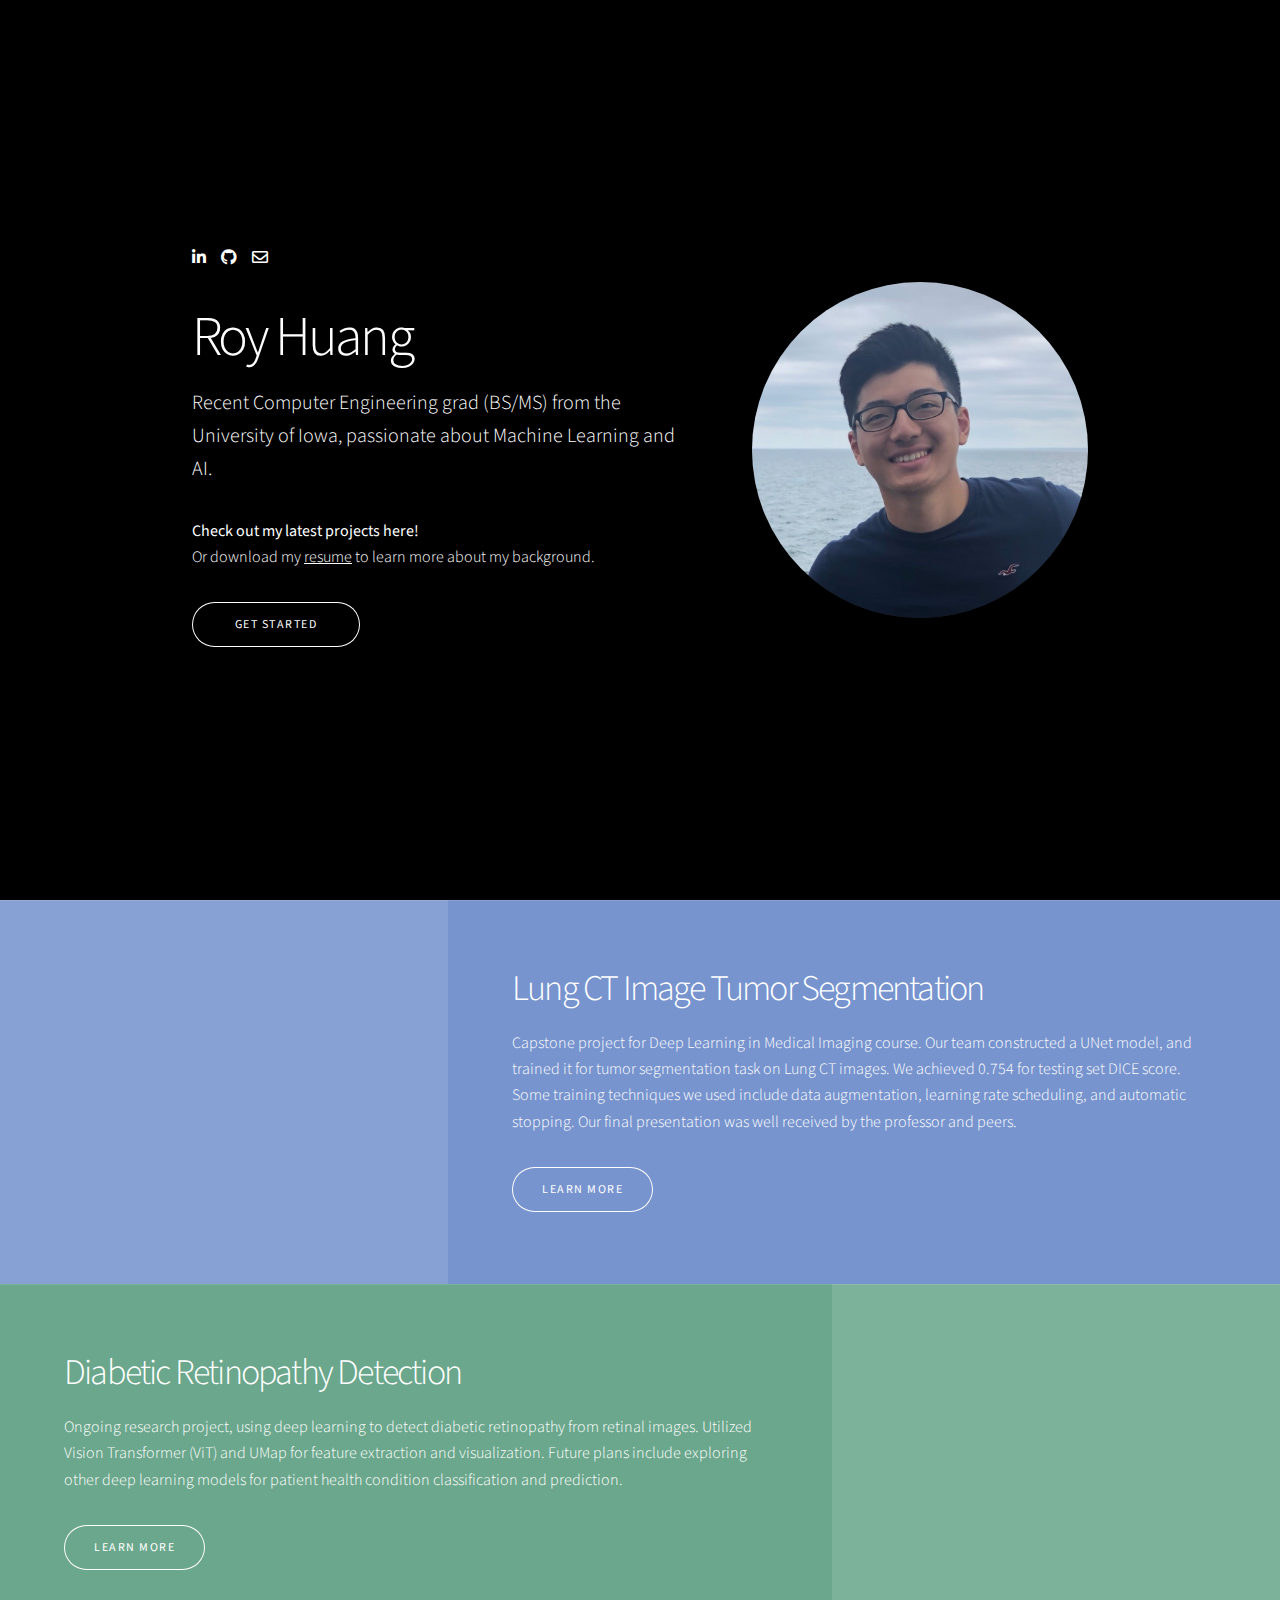
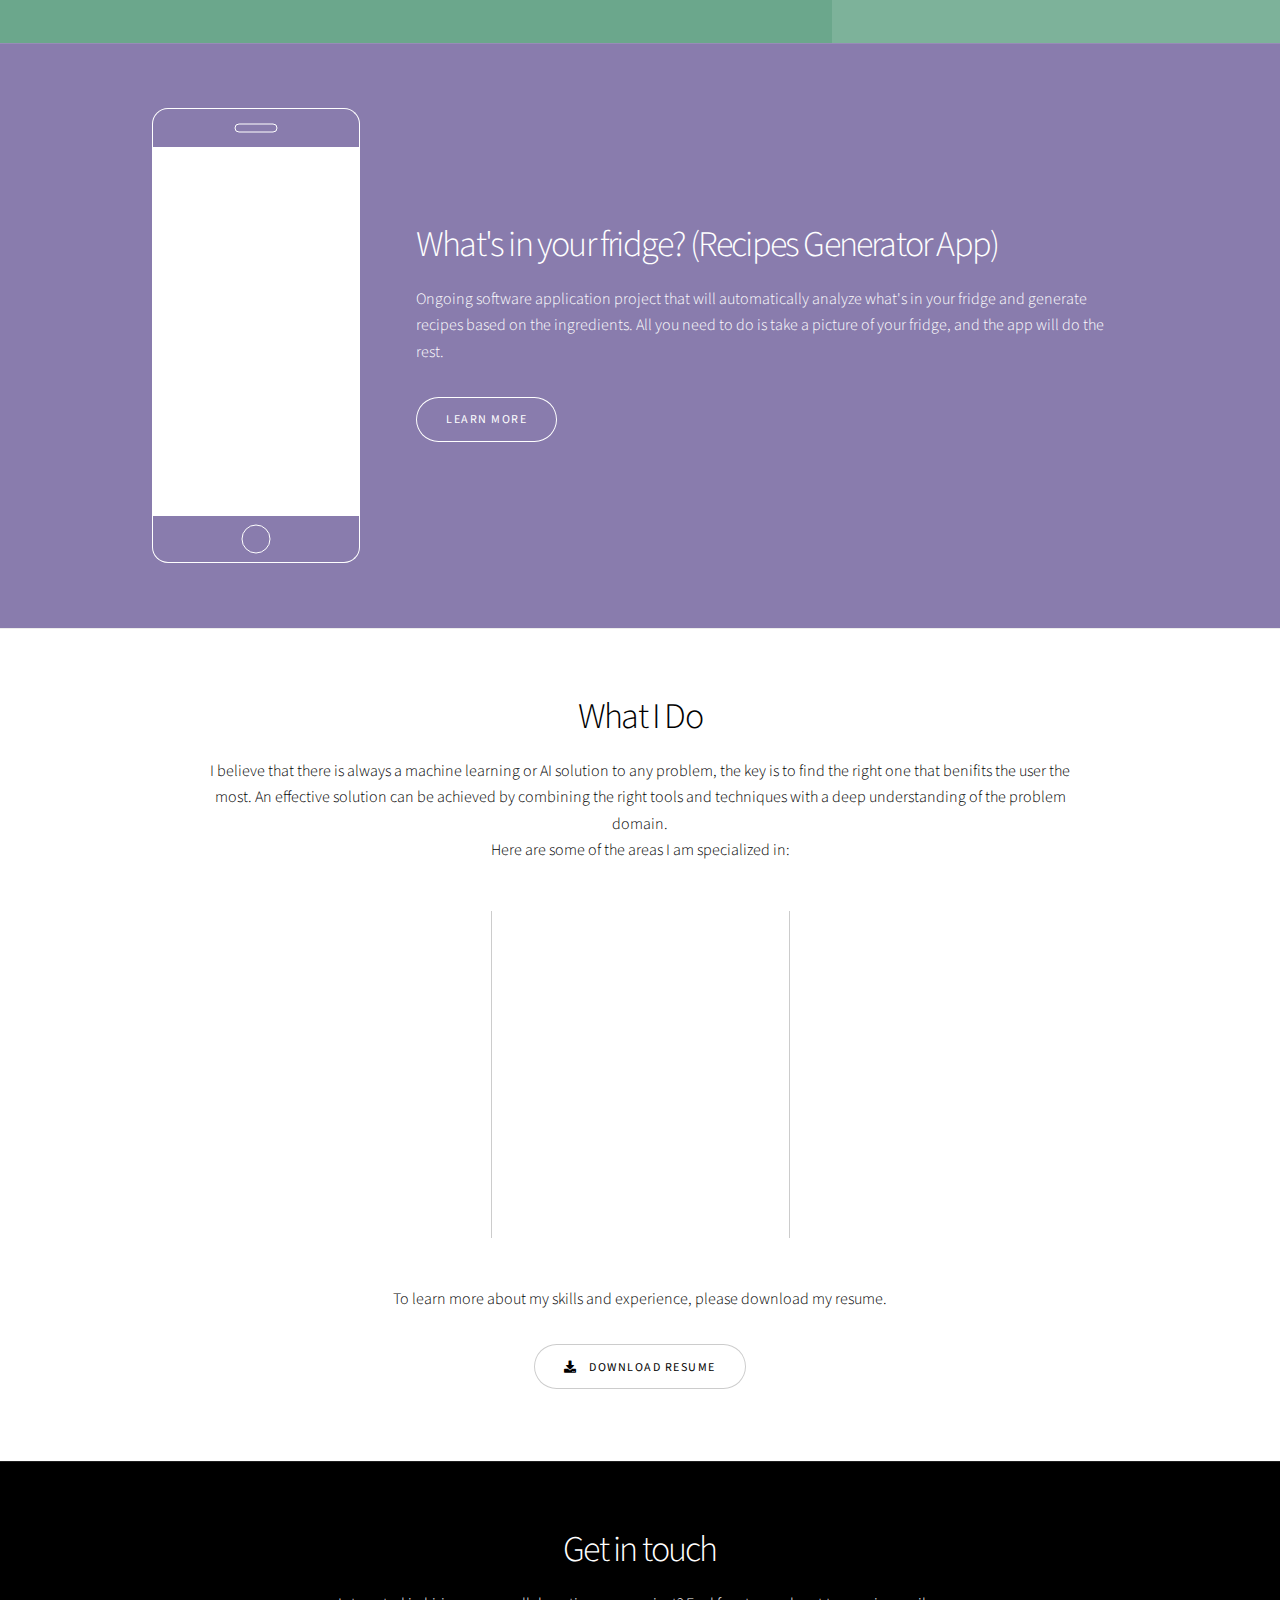
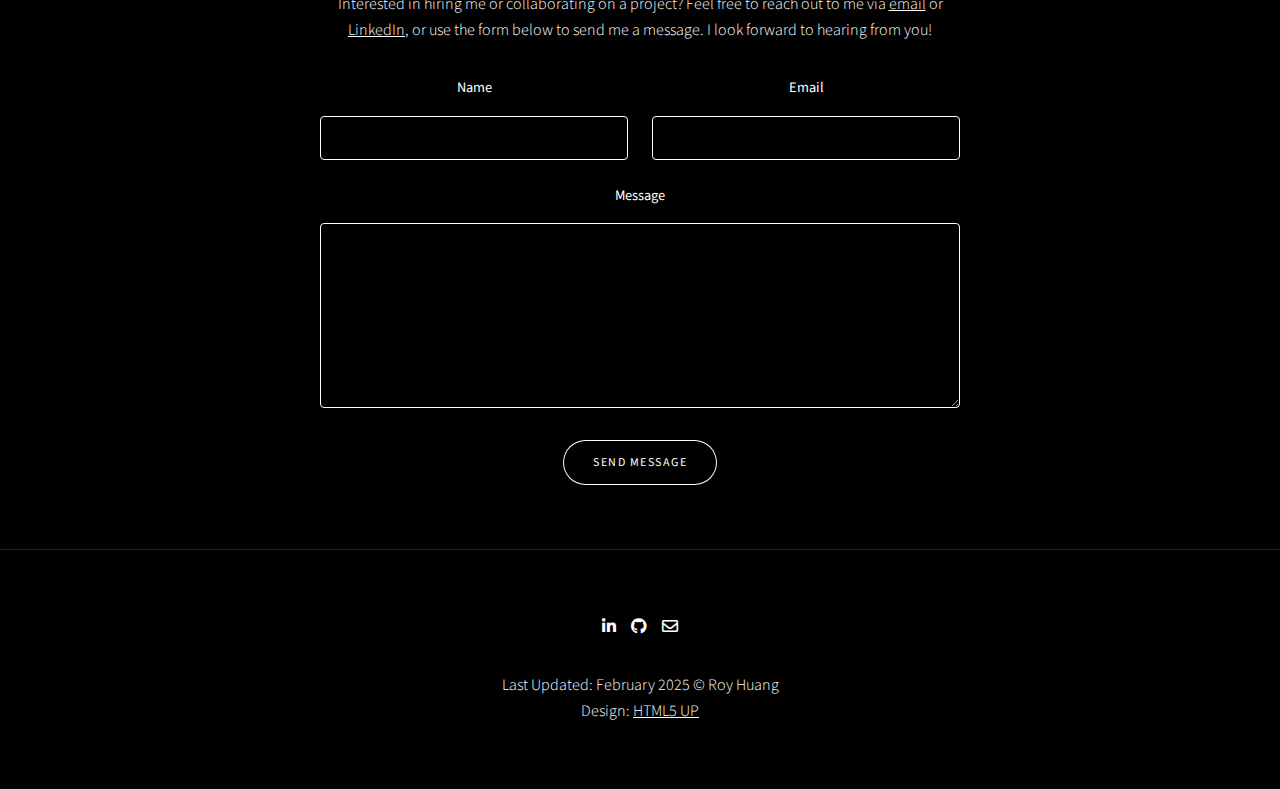
<file: index.html>
<!DOCTYPE HTML>
<!--
	Story by HTML5 UP
	html5up.net | @ajlkn
	Free for personal and commercial use under the CCA 3.0 license (html5up.net/license)
-->
<html>
	<head>
		<title>Roy Huang Portfolio</title>
		<meta charset="utf-8" />
		<meta name="description" content="Roy Huang - AI & Machine Learning enthusiast with a background in Computer Engineering. Explore my projects and research in deep learning and AI." />
		<meta name="viewport" content="width=device-width, initial-scale=1, user-scalable=no" />
		<link rel="stylesheet" href="assets/css/main.css" />
		<noscript><link rel="stylesheet" href="assets/css/noscript.css" /></noscript>
	</head>
	<body class="is-preload">

		<!-- Wrapper -->
			<div id="wrapper" class="divided">

				<!-- One -->
					<section class="banner style3 orient-left content-align-left image-position-left fullscreen 
					onload-image-fade-in onload-content-fade-up invert" id="home">
						<div class="content">
							<ul class="icons">
								<li><a href="https://www.linkedin.com/in/royhuang11/" target="_blank" class="icon brands style1 fa-linkedin-in"><span class="label">LinkedIn</span></a></li>
								<li><a href="https://github.com/RoyH11" target="_blank" class="icon brands style1 fa-github"><span class="label">GitHub</span></a></li>
								<li><a href="mailto:ruoqiuhuang@gmail.com" class="icon style1 fa-envelope"><span class="label">Email</span></a></li>
							</ul>
							<h1>Roy Huang</h1>
							<p class="major">Recent Computer Engineering grad (BS/MS) from the University of Iowa, passionate about Machine Learning and AI. </p>
							<p><strong> Check out my latest projects here! </strong>
								<br>Or download my <a href="assets\resume\Roy_Huang_Resume_2025.pdf" target="_blank">resume</a> to learn more about my background.</p>
							<ul class="actions stacked">
								<li><a href="#first" class="button big wide smooth-scroll-middle">Get Started</a></li>
							</ul>
						</div>
						<div class="image">
							<img src="images/banner.jpg" alt="" />
						</div>
					</section>
					

				<!-- Two -->
					<section class="spotlight style1 orient-right content-align-left image-position-center 
					onscroll-image-fade-in 
					color5
					invert" id="first">
						<div class="content">
							<h2>Lung CT Image Tumor Segmentation</h2>
							<p>Capstone project for Deep Learning in Medical Imaging course. 
								Our team constructed a UNet model, and trained it for tumor segmentation task on Lung CT images. 
								We achieved 0.754 for testing set DICE score. 
								Some training techniques we used include data augmentation, learning rate scheduling, and automatic stopping.
								Our final presentation was well received by the professor and peers.</p>
							<ul class="actions stacked">
								<li><a href="https://github.com/RoyH11/DLMI_Final_Project" class="button">Learn More</a></li>
							</ul>
						</div>
						<div class="image">
							<img src="images/spotlight01.jpg" alt="" />
						</div>
					</section>

				<!-- Three -->
					<section class="spotlight style1 orient-left content-align-left image-position-center 
					onscroll-image-fade-in 
					color7
					invert" 
					id="second">
						<div class="content">
							<h2>Diabetic Retinopathy Detection</h2>
							<p>Ongoing research project, using deep learning to detect diabetic retinopathy from retinal images. Utilized Vision Transformer (ViT) and UMap for feature extraction and visualization. Future plans include exploring other deep learning models for patient health condition classification and prediction.</p>
							<ul class="actions stacked">
								<li><a href="https://github.com/RoyH11/xgboost_project" class="button">Learn More</a></li>
							</ul>
						</div>
						<div class="image">
							<img src="images/spotlight02.jpg" alt="" />
						</div>
					</section>

				<!-- Four -->
					<section class="spotlight style3 orient-right content-align-left image-position-center 
					onscroll-image-fade-in 
					color4
					invert" 
					id="third">
						<div class="content">
							<h2>What's in your fridge? (Recipes Generator App)</h2>
							<p>Ongoing software application project that will automatically analyze what's in your fridge and generate recipes based on the ingredients. All you need to do is take a picture of your fridge, and the app will do the rest. </p>
							<ul class="actions stacked">
								<li><a href="#" class="button">Learn More</a></li>
							</ul>
						</div>
						<div class="image">
							<img src="images/spotlight03.jpg" alt="" />
						</div>
					</section>

				<!-- Five -->

				<!-- Six -->
					<section class="wrapper style1 align-center">
						<div class="inner">
							<h2>What I Do</h2>
							<p>I believe that there is always a machine learning or AI solution to any problem, the key is to find the right one that benifits the user the most.
								An effective solution can be achieved by combining the right tools and techniques with a deep understanding of the problem domain.
								<br>Here are some of the areas I am specialized in:								
							</p>
							<div class="items style1 medium onscroll-fade-in">
								<section>
									<span class="icon solid style1 major fa-bolt"></span>
									<h3>ML/AI</h3>
									<p>During my master's program, I have gained a foundational understanding of machine learning and AI, and I am eager to apply this knowledge to real-world problems. </p>
								</section>					
								<section>
									<span class="icon solid style1 major fa-desktop"></span>
									<h3>Software Development</h3>
									<p>I have worked on various software development projects. I am proficient in multiple programming languages (Python, Java, C++, etc.) and frameworks (React, Node.js, etc.).</p>
								</section>
								<section>
									<span class="icon solid style1 major fa-chart-bar"></span>
									<h3>Data Analysis</h3>
									<p>My research experience has provided me with a strong foundation in data analysis, and I am skilled in using various tools and techniques to extract insights from data.</p>
								</section>	
								
							</div>
							<p>To learn more about my skills and experience, please download my resume.</p>
							<ul class="actions stacked">
								<li><a href="assets\resume\Roy_Huang_Resume_2025.pdf" target="_blank" class="button icon solid fa-download"> Download Resume</a></li>
							</ul>
							
						</div>
						
					</section>

				<!-- Seven -->
					<section class="wrapper style1 align-center invert" id="contact">
						<div class="inner medium">
							<h2>Get in touch</h2>
							<p>Interested in hiring me or collaborating on a project? 
								Feel free to reach out to me via 
								<a href="mailto:your.email@example.com">email</a> or 
								<a href="https://www.linkedin.com/in/your-profile" target="_blank">LinkedIn</a>,  
								or use the form below to send me a message.
								I look forward to hearing from you!</p>
							<form method="post" action="https://formsubmit.co/ruoqiuhuang@gmail.com">
								<div class="fields">
									<div class="field half">
										<label for="name">Name</label>
										<input type="text" name="name" id="name" value="" />
									</div>
									<div class="field half">
										<label for="email">Email</label>
										<input type="email" name="email" id="email" value="" />
									</div>
									<div class="field">
										<label for="message">Message</label>
										<textarea name="message" id="message" rows="6"></textarea>
									</div>
								</div>
								<ul class="actions special">
									<li><input type="submit" name="submit" id="submit" value="Send Message" /></li>
								</ul>
							</form>

						</div>
					</section>

				<!-- Footer -->
					<footer class="wrapper style1 align-center invert">
						<div class="inner">
							<ul class="icons">
								<li><a href="https://www.linkedin.com/in/royhuang11/" target="_blank" class="icon brands style1 fa-linkedin-in"><span class="label">LinkedIn</span></a></li>
								<li><a href="https://github.com/RoyH11" target="_blank" class="icon brands style1 fa-github"><span class="label">GitHub</span></a></li>
								<li><a href="mailto:ruoqiuhuang@gmail.com" class="icon style1 fa-envelope"><span class="label">Email</span></a></li>
							</ul>
							<p>Last Updated: February 2025 &copy; Roy Huang
								<br>Design: <a href="https://html5up.net" target="_blank">HTML5 UP</a></p>
						</div>
					</footer>

			</div>

		<!-- Scripts -->
			<script src="assets/js/jquery.min.js"></script>
			<script src="assets/js/jquery.scrollex.min.js"></script>
			<script src="assets/js/jquery.scrolly.min.js"></script>
			<script src="assets/js/browser.min.js"></script>
			<script src="assets/js/breakpoints.min.js"></script>
			<script src="assets/js/util.js"></script>
			<script src="assets/js/main.js"></script>

	</body>
</html>
</file>
<file: assets/css/noscript.css>
/*
	Story by HTML5 UP
	html5up.net | @ajlkn
	Free for personal and commercial use under the CCA 3.0 license (html5up.net/license)
*/

/* Banner (transitions) */

	.banner.onload-content-fade-up .content {
		-moz-transition: none;
		-webkit-transition: none;
		-ms-transition: none;
		transition: none;
	}

	body.is-preload .banner.onload-content-fade-up .content {
		-moz-transform: none;
		-webkit-transform: none;
		-ms-transform: none;
		transform: none;
		opacity: 1;
	}

	.banner.onload-content-fade-down .content {
		-moz-transition: none;
		-webkit-transition: none;
		-ms-transition: none;
		transition: none;
	}

	body.is-preload .banner.onload-content-fade-down .content {
		-moz-transform: none;
		-webkit-transform: none;
		-ms-transform: none;
		transform: none;
		opacity: 1;
	}

	.banner.onload-content-fade-left .content {
		-moz-transition: none;
		-webkit-transition: none;
		-ms-transition: none;
		transition: none;
	}

	body.is-preload .banner.onload-content-fade-left .content {
		-moz-transform: none;
		-webkit-transform: none;
		-ms-transform: none;
		transform: none;
		opacity: 1;
	}

	.banner.onload-content-fade-right .content {
		-moz-transition: none;
		-webkit-transition: none;
		-ms-transition: none;
		transition: none;
	}

	body.is-preload .banner.onload-content-fade-right .content {
		-moz-transform: none;
		-webkit-transform: none;
		-ms-transform: none;
		transform: none;
		opacity: 1;
	}

	.banner.onload-content-fade-in .content {
		-moz-transition: none;
		-webkit-transition: none;
		-ms-transition: none;
		transition: none;
	}

	body.is-preload .banner.onload-content-fade-in .content {
		-moz-transform: none;
		-webkit-transform: none;
		-ms-transform: none;
		transform: none;
		opacity: 1;
	}

	.banner.onload-image-fade-up .image {
		-moz-transition: none;
		-webkit-transition: none;
		-ms-transition: none;
		transition: none;
	}

		.banner.onload-image-fade-up .image img {
			-moz-transition: none;
			-webkit-transition: none;
			-ms-transition: none;
			transition: none;
		}

	body.is-preload .banner.onload-image-fade-up .image {
		-moz-transform: none;
		-webkit-transform: none;
		-ms-transform: none;
		transform: none;
		opacity: 1;
	}

		body.is-preload .banner.onload-image-fade-up .image img {
			opacity: 1;
		}

	.banner.onload-image-fade-down .image {
		-moz-transition: none;
		-webkit-transition: none;
		-ms-transition: none;
		transition: none;
	}

		.banner.onload-image-fade-down .image img {
			-moz-transition: none;
			-webkit-transition: none;
			-ms-transition: none;
			transition: none;
		}

	body.is-preload .banner.onload-image-fade-down .image {
		-moz-transform: none;
		-webkit-transform: none;
		-ms-transform: none;
		transform: none;
		opacity: 1;
	}

		body.is-preload .banner.onload-image-fade-down .image img {
			opacity: 1;
		}

	.banner.onload-image-fade-left .image {
		-moz-transition: none;
		-webkit-transition: none;
		-ms-transition: none;
		transition: none;
	}

		.banner.onload-image-fade-left .image img {
			-moz-transition: none;
			-webkit-transition: none;
			-ms-transition: none;
			transition: none;
		}

	body.is-preload .banner.onload-image-fade-left .image {
		-moz-transform: none;
		-webkit-transform: none;
		-ms-transform: none;
		transform: none;
		opacity: 1;
	}

		body.is-preload .banner.onload-image-fade-left .image img {
			opacity: 1;
		}

	.banner.onload-image-fade-right .image {
		-moz-transition: none;
		-webkit-transition: none;
		-ms-transition: none;
		transition: none;
	}

		.banner.onload-image-fade-right .image img {
			-moz-transition: none;
			-webkit-transition: none;
			-ms-transition: none;
			transition: none;
		}

	body.is-preload .banner.onload-image-fade-right .image {
		-moz-transform: none;
		-webkit-transform: none;
		-ms-transform: none;
		transform: none;
		opacity: 1;
	}

		body.is-preload .banner.onload-image-fade-right .image img {
			opacity: 1;
		}

	.banner.onload-image-fade-in .image img {
		-moz-transition: none;
		-webkit-transition: none;
		-ms-transition: none;
		transition: none;
	}

	body.is-preload .banner.onload-image-fade-in .image img {
		opacity: 1;
	}

	.banner.onscroll-content-fade-up .content {
		-moz-transition: none;
		-webkit-transition: none;
		-ms-transition: none;
		transition: none;
	}

	.banner.onscroll-content-fade-up.is-inactive .content {
		-moz-transform: none;
		-webkit-transform: none;
		-ms-transform: none;
		transform: none;
		opacity: 1;
	}

	.banner.onscroll-content-fade-down .content {
		-moz-transition: none;
		-webkit-transition: none;
		-ms-transition: none;
		transition: none;
	}

	.banner.onscroll-content-fade-down.is-inactive .content {
		-moz-transform: none;
		-webkit-transform: none;
		-ms-transform: none;
		transform: none;
		opacity: 1;
	}

	.banner.onscroll-content-fade-left .content {
		-moz-transition: none;
		-webkit-transition: none;
		-ms-transition: none;
		transition: none;
	}

	.banner.onscroll-content-fade-left.is-inactive .content {
		-moz-transform: none;
		-webkit-transform: none;
		-ms-transform: none;
		transform: none;
		opacity: 1;
	}

	.banner.onscroll-content-fade-right .content {
		-moz-transition: none;
		-webkit-transition: none;
		-ms-transition: none;
		transition: none;
	}

	.banner.onscroll-content-fade-right.is-inactive .content {
		-moz-transform: none;
		-webkit-transform: none;
		-ms-transform: none;
		transform: none;
		opacity: 1;
	}

	.banner.onscroll-content-fade-in .content {
		-moz-transition: none;
		-webkit-transition: none;
		-ms-transition: none;
		transition: none;
	}

	.banner.onscroll-content-fade-in.is-inactive .content {
		-moz-transform: none;
		-webkit-transform: none;
		-ms-transform: none;
		transform: none;
		opacity: 1;
	}

	.banner.onscroll-image-fade-up .image {
		-moz-transition: none;
		-webkit-transition: none;
		-ms-transition: none;
		transition: none;
	}

		.banner.onscroll-image-fade-up .image img {
			-moz-transition: none;
			-webkit-transition: none;
			-ms-transition: none;
			transition: none;
		}

	.banner.onscroll-image-fade-up.is-inactive .image {
		-moz-transform: none;
		-webkit-transform: none;
		-ms-transform: none;
		transform: none;
		opacity: 1;
	}

		.banner.onscroll-image-fade-up.is-inactive .image img {
			opacity: 1;
		}

	.banner.onscroll-image-fade-down .image {
		-moz-transition: none;
		-webkit-transition: none;
		-ms-transition: none;
		transition: none;
	}

		.banner.onscroll-image-fade-down .image img {
			-moz-transition: none;
			-webkit-transition: none;
			-ms-transition: none;
			transition: none;
		}

	.banner.onscroll-image-fade-down.is-inactive .image {
		-moz-transform: none;
		-webkit-transform: none;
		-ms-transform: none;
		transform: none;
		opacity: 1;
	}

		.banner.onscroll-image-fade-down.is-inactive .image img {
			opacity: 1;
		}

	.banner.onscroll-image-fade-left .image {
		-moz-transition: none;
		-webkit-transition: none;
		-ms-transition: none;
		transition: none;
	}

		.banner.onscroll-image-fade-left .image img {
			-moz-transition: none;
			-webkit-transition: none;
			-ms-transition: none;
			transition: none;
		}

	.banner.onscroll-image-fade-left.is-inactive .image {
		-moz-transform: none;
		-webkit-transform: none;
		-ms-transform: none;
		transform: none;
		opacity: 1;
	}

		.banner.onscroll-image-fade-left.is-inactive .image img {
			opacity: 1;
		}

	.banner.onscroll-image-fade-right .image {
		-moz-transition: none;
		-webkit-transition: none;
		-ms-transition: none;
		transition: none;
	}

		.banner.onscroll-image-fade-right .image img {
			-moz-transition: none;
			-webkit-transition: none;
			-ms-transition: none;
			transition: none;
		}

	.banner.onscroll-image-fade-right.is-inactive .image {
		-moz-transform: none;
		-webkit-transform: none;
		-ms-transform: none;
		transform: none;
		opacity: 1;
	}

		.banner.onscroll-image-fade-right.is-inactive .image img {
			opacity: 1;
		}

	.banner.onscroll-image-fade-in .image img {
		-moz-transition: none;
		-webkit-transition: none;
		-ms-transition: none;
		transition: none;
	}

	.banner.onscroll-image-fade-in.is-inactive .image img {
		opacity: 1;
	}
</file>
<file: assets/css/main.css>
@import url(fontawesome-all.min.css);
@import url("https://fonts.googleapis.com/css?family=Source+Sans+Pro:300,300i,400,400i");

/*
	Story by HTML5 UP
	html5up.net | @ajlkn
	Free for personal and commercial use under the CCA 3.0 license (html5up.net/license)
*/

html, body, div, span, applet, object,
iframe, h1, h2, h3, h4, h5, h6, p, blockquote,
pre, a, abbr, acronym, address, big, cite,
code, del, dfn, em, img, ins, kbd, q, s, samp,
small, strike, strong, sub, sup, tt, var, b,
u, i, center, dl, dt, dd, ol, ul, li, fieldset,
form, label, legend, table, caption, tbody,
tfoot, thead, tr, th, td, article, aside,
canvas, details, embed, figure, figcaption,
footer, header, hgroup, menu, nav, output, ruby,
section, summary, time, mark, audio, video {
	margin: 0;
	padding: 0;
	border: 0;
	font-size: 100%;
	font: inherit;
	vertical-align: baseline;}

article, aside, details, figcaption, figure,
footer, header, hgroup, menu, nav, section {
	display: block;}

body {
	line-height: 1;
}

ol, ul {
	list-style: none;
}

blockquote, q {
	quotes: none;
}

	blockquote:before, blockquote:after, q:before, q:after {
		content: '';
		content: none;
	}

table {
	border-collapse: collapse;
	border-spacing: 0;
}

body {
	-webkit-text-size-adjust: none;
}

mark {
	background-color: transparent;
	color: inherit;
}

input::-moz-focus-inner {
	border: 0;
	padding: 0;
}

input, select, textarea {
	-moz-appearance: none;
	-webkit-appearance: none;
	-ms-appearance: none;
	appearance: none;
}

/* Basic */

	@-ms-viewport {
		width: device-width;
	}

	body {
		-ms-overflow-style: scrollbar;
	}

	@media screen and (max-width: 480px) {

		html, body {
			min-width: 320px;
		}

	}

	html {
		box-sizing: border-box;
	}

	*, *:before, *:after {
		box-sizing: inherit;
	}

	body {
		background: #ffffff;
	}

		body.is-preload *, body.is-preload *:before, body.is-preload *:after {
			-moz-animation: none !important;
			-webkit-animation: none !important;
			-ms-animation: none !important;
			animation: none !important;
			-moz-transition: none !important;
			-webkit-transition: none !important;
			-ms-transition: none !important;
			transition: none !important;
		}

/* Type */

	html {
		font-size: 18pt;
	}

		@media screen and (max-width: 1680px) {

			html {
				font-size: 14pt;
			}

		}

		@media screen and (max-width: 1280px) {

			html {
				font-size: 12pt;
			}

		}

		@media screen and (max-width: 736px) {

			html {
				font-size: 11pt;
			}

		}

		@media screen and (max-width: 360px) {

			html {
				font-size: 10pt;
			}

		}

	body {
		background-color: #ffffff;
		color: #000000;
	}

	body, input, select, textarea {
		font-family: "Source Sans Pro", Helvetica, sans-serif;
		font-size: 1rem;
		font-weight: 300;
		line-height: 1.65;
	}

	a {
		-moz-transition: color 0.2s ease-in-out;
		-webkit-transition: color 0.2s ease-in-out;
		-ms-transition: color 0.2s ease-in-out;
		transition: color 0.2s ease-in-out;
		text-decoration: underline;
	}

		a:hover {
			text-decoration: none;
		}

	strong, b {
		font-weight: 400;
	}

	em, i {
		font-style: italic;
	}

	p {
		margin: 0 0 2rem 0;
	}

		p.major {
			font-size: 1.25rem;
		}

	h1, h2, h3, h4, h5, h6 {
		font-weight: 300;
		line-height: 1.375;
		letter-spacing: -0.05em;
		margin: 0 0 1rem 0;
	}

		h1 a, h2 a, h3 a, h4 a, h5 a, h6 a {
			color: inherit;
			text-decoration: none;
		}

	h1 {
		font-size: 3.5rem;
		line-height: 1.2;
	}

	h2 {
		font-size: 2.25rem;
	}

	h3 {
		font-size: 1.5rem;
	}

	h4 {
		font-size: 1.1rem;
	}

	h5 {
		font-size: 0.9rem;
	}

	h6 {
		font-size: 0.7rem;
	}

	sub {
		font-size: 0.8rem;
		position: relative;
		top: 0.5rem;
	}

	sup {
		font-size: 0.8rem;
		position: relative;
		top: -0.5rem;
	}

	blockquote {
		border-left: solid 4px;
		font-style: italic;
		margin: 0 0 2rem 0;
		padding: 0.5rem 0 0.5rem 2rem;
	}

	code {
		border-radius: 4px;
		font-family: "Courier New", monospace;
		font-size: 0.9em;
		margin: 0 0.25rem;
		padding: 0.25rem 0.325rem;
	}

	pre {
		-webkit-overflow-scrolling: touch;
		font-family: "Courier New", monospace;
		font-size: 0.9em;
		margin: 0 0 2rem 0;
	}

		pre code {
			display: block;
			line-height: 1.5;
			padding: 0.75rem 1rem;
			overflow-x: auto;
		}

	hr {
		border: 0;
		border-bottom: solid 1px;
		margin: 2.5rem 0;
	}

		hr.major {
			margin: 3.5rem 0;
		}

	.align-left {
		text-align: left;
	}

	.align-center {
		text-align: center;
	}

	.align-right {
		text-align: right;
	}

	@media screen and (max-width: 736px) {

		p.major {
			font-size: 1.1rem;
		}

		h1 {
			font-size: 2.5rem;
		}

		h2 {
			font-size: 2rem;
		}

		h3 {
			font-size: 1.25rem;
		}

		h4 {
			font-size: 1rem;
		}

	}

	input, select, textarea {
		color: #000000;
	}

	a {
		color: #000000;
	}

		a:hover {
			color: #47D3E5;
		}

	strong, b {
		color: #000000;
	}

	h1, h2, h3, h4, h5, h6 {
		color: #000000;
	}

	blockquote {
		border-left-color: rgba(0, 0, 0, 0.2);
	}

	code {
		background: rgba(0, 0, 0, 0.05);
		border-color: rgba(0, 0, 0, 0.2);
	}

	hr {
		border-bottom-color: rgba(0, 0, 0, 0.2);
	}

/* Row */

	.row {
		display: flex;
		flex-wrap: wrap;
		box-sizing: border-box;
		align-items: stretch;
	}

		.row > * {
			box-sizing: border-box;
		}

		.row.gtr-uniform > * > :last-child {
			margin-bottom: 0;
		}

		.row.aln-left {
			justify-content: flex-start;
		}

		.row.aln-center {
			justify-content: center;
		}

		.row.aln-right {
			justify-content: flex-end;
		}

		.row.aln-top {
			align-items: flex-start;
		}

		.row.aln-middle {
			align-items: center;
		}

		.row.aln-bottom {
			align-items: flex-end;
		}

		.row > .imp {
			order: -1;
		}

		.row > .col-1 {
			width: 8.33333%;
		}

		.row > .off-1 {
			margin-left: 8.33333%;
		}

		.row > .col-2 {
			width: 16.66667%;
		}

		.row > .off-2 {
			margin-left: 16.66667%;
		}

		.row > .col-3 {
			width: 25%;
		}

		.row > .off-3 {
			margin-left: 25%;
		}

		.row > .col-4 {
			width: 33.33333%;
		}

		.row > .off-4 {
			margin-left: 33.33333%;
		}

		.row > .col-5 {
			width: 41.66667%;
		}

		.row > .off-5 {
			margin-left: 41.66667%;
		}

		.row > .col-6 {
			width: 50%;
		}

		.row > .off-6 {
			margin-left: 50%;
		}

		.row > .col-7 {
			width: 58.33333%;
		}

		.row > .off-7 {
			margin-left: 58.33333%;
		}

		.row > .col-8 {
			width: 66.66667%;
		}

		.row > .off-8 {
			margin-left: 66.66667%;
		}

		.row > .col-9 {
			width: 75%;
		}

		.row > .off-9 {
			margin-left: 75%;
		}

		.row > .col-10 {
			width: 83.33333%;
		}

		.row > .off-10 {
			margin-left: 83.33333%;
		}

		.row > .col-11 {
			width: 91.66667%;
		}

		.row > .off-11 {
			margin-left: 91.66667%;
		}

		.row > .col-12 {
			width: 100%;
		}

		.row > .off-12 {
			margin-left: 100%;
		}

		.row.gtr-0 {
			margin-top: 0;
			margin-left: 0rem;
		}

			.row.gtr-0 > * {
				padding: 0 0 0 0rem;
			}

			.row.gtr-0.gtr-uniform {
				margin-top: 0rem;
			}

				.row.gtr-0.gtr-uniform > * {
					padding-top: 0rem;
				}

		.row.gtr-25 {
			margin-top: 0;
			margin-left: -0.5rem;
		}

			.row.gtr-25 > * {
				padding: 0 0 0 0.5rem;
			}

			.row.gtr-25.gtr-uniform {
				margin-top: -0.5rem;
			}

				.row.gtr-25.gtr-uniform > * {
					padding-top: 0.5rem;
				}

		.row.gtr-50 {
			margin-top: 0;
			margin-left: -1rem;
		}

			.row.gtr-50 > * {
				padding: 0 0 0 1rem;
			}

			.row.gtr-50.gtr-uniform {
				margin-top: -1rem;
			}

				.row.gtr-50.gtr-uniform > * {
					padding-top: 1rem;
				}

		.row {
			margin-top: 0;
			margin-left: -2rem;
		}

			.row > * {
				padding: 0 0 0 2rem;
			}

			.row.gtr-uniform {
				margin-top: -2rem;
			}

				.row.gtr-uniform > * {
					padding-top: 2rem;
				}

		.row.gtr-150 {
			margin-top: 0;
			margin-left: -3rem;
		}

			.row.gtr-150 > * {
				padding: 0 0 0 3rem;
			}

			.row.gtr-150.gtr-uniform {
				margin-top: -3rem;
			}

				.row.gtr-150.gtr-uniform > * {
					padding-top: 3rem;
				}

		.row.gtr-200 {
			margin-top: 0;
			margin-left: -4rem;
		}

			.row.gtr-200 > * {
				padding: 0 0 0 4rem;
			}

			.row.gtr-200.gtr-uniform {
				margin-top: -4rem;
			}

				.row.gtr-200.gtr-uniform > * {
					padding-top: 4rem;
				}

		@media screen and (max-width: 1680px) {

			.row {
				display: flex;
				flex-wrap: wrap;
				box-sizing: border-box;
				align-items: stretch;
			}

				.row > * {
					box-sizing: border-box;
				}

				.row.gtr-uniform > * > :last-child {
					margin-bottom: 0;
				}

				.row.aln-left {
					justify-content: flex-start;
				}

				.row.aln-center {
					justify-content: center;
				}

				.row.aln-right {
					justify-content: flex-end;
				}

				.row.aln-top {
					align-items: flex-start;
				}

				.row.aln-middle {
					align-items: center;
				}

				.row.aln-bottom {
					align-items: flex-end;
				}

				.row > .imp-xlarge {
					order: -1;
				}

				.row > .col-1-xlarge {
					width: 8.33333%;
				}

				.row > .off-1-xlarge {
					margin-left: 8.33333%;
				}

				.row > .col-2-xlarge {
					width: 16.66667%;
				}

				.row > .off-2-xlarge {
					margin-left: 16.66667%;
				}

				.row > .col-3-xlarge {
					width: 25%;
				}

				.row > .off-3-xlarge {
					margin-left: 25%;
				}

				.row > .col-4-xlarge {
					width: 33.33333%;
				}

				.row > .off-4-xlarge {
					margin-left: 33.33333%;
				}

				.row > .col-5-xlarge {
					width: 41.66667%;
				}

				.row > .off-5-xlarge {
					margin-left: 41.66667%;
				}

				.row > .col-6-xlarge {
					width: 50%;
				}

				.row > .off-6-xlarge {
					margin-left: 50%;
				}

				.row > .col-7-xlarge {
					width: 58.33333%;
				}

				.row > .off-7-xlarge {
					margin-left: 58.33333%;
				}

				.row > .col-8-xlarge {
					width: 66.66667%;
				}

				.row > .off-8-xlarge {
					margin-left: 66.66667%;
				}

				.row > .col-9-xlarge {
					width: 75%;
				}

				.row > .off-9-xlarge {
					margin-left: 75%;
				}

				.row > .col-10-xlarge {
					width: 83.33333%;
				}

				.row > .off-10-xlarge {
					margin-left: 83.33333%;
				}

				.row > .col-11-xlarge {
					width: 91.66667%;
				}

				.row > .off-11-xlarge {
					margin-left: 91.66667%;
				}

				.row > .col-12-xlarge {
					width: 100%;
				}

				.row > .off-12-xlarge {
					margin-left: 100%;
				}

				.row.gtr-0 {
					margin-top: 0;
					margin-left: 0rem;
				}

					.row.gtr-0 > * {
						padding: 0 0 0 0rem;
					}

					.row.gtr-0.gtr-uniform {
						margin-top: 0rem;
					}

						.row.gtr-0.gtr-uniform > * {
							padding-top: 0rem;
						}

				.row.gtr-25 {
					margin-top: 0;
					margin-left: -0.5rem;
				}

					.row.gtr-25 > * {
						padding: 0 0 0 0.5rem;
					}

					.row.gtr-25.gtr-uniform {
						margin-top: -0.5rem;
					}

						.row.gtr-25.gtr-uniform > * {
							padding-top: 0.5rem;
						}

				.row.gtr-50 {
					margin-top: 0;
					margin-left: -1rem;
				}

					.row.gtr-50 > * {
						padding: 0 0 0 1rem;
					}

					.row.gtr-50.gtr-uniform {
						margin-top: -1rem;
					}

						.row.gtr-50.gtr-uniform > * {
							padding-top: 1rem;
						}

				.row {
					margin-top: 0;
					margin-left: -2rem;
				}

					.row > * {
						padding: 0 0 0 2rem;
					}

					.row.gtr-uniform {
						margin-top: -2rem;
					}

						.row.gtr-uniform > * {
							padding-top: 2rem;
						}

				.row.gtr-150 {
					margin-top: 0;
					margin-left: -3rem;
				}

					.row.gtr-150 > * {
						padding: 0 0 0 3rem;
					}

					.row.gtr-150.gtr-uniform {
						margin-top: -3rem;
					}

						.row.gtr-150.gtr-uniform > * {
							padding-top: 3rem;
						}

				.row.gtr-200 {
					margin-top: 0;
					margin-left: -4rem;
				}

					.row.gtr-200 > * {
						padding: 0 0 0 4rem;
					}

					.row.gtr-200.gtr-uniform {
						margin-top: -4rem;
					}

						.row.gtr-200.gtr-uniform > * {
							padding-top: 4rem;
						}

		}

		@media screen and (max-width: 1280px) {

			.row {
				display: flex;
				flex-wrap: wrap;
				box-sizing: border-box;
				align-items: stretch;
			}

				.row > * {
					box-sizing: border-box;
				}

				.row.gtr-uniform > * > :last-child {
					margin-bottom: 0;
				}

				.row.aln-left {
					justify-content: flex-start;
				}

				.row.aln-center {
					justify-content: center;
				}

				.row.aln-right {
					justify-content: flex-end;
				}

				.row.aln-top {
					align-items: flex-start;
				}

				.row.aln-middle {
					align-items: center;
				}

				.row.aln-bottom {
					align-items: flex-end;
				}

				.row > .imp-large {
					order: -1;
				}

				.row > .col-1-large {
					width: 8.33333%;
				}

				.row > .off-1-large {
					margin-left: 8.33333%;
				}

				.row > .col-2-large {
					width: 16.66667%;
				}

				.row > .off-2-large {
					margin-left: 16.66667%;
				}

				.row > .col-3-large {
					width: 25%;
				}

				.row > .off-3-large {
					margin-left: 25%;
				}

				.row > .col-4-large {
					width: 33.33333%;
				}

				.row > .off-4-large {
					margin-left: 33.33333%;
				}

				.row > .col-5-large {
					width: 41.66667%;
				}

				.row > .off-5-large {
					margin-left: 41.66667%;
				}

				.row > .col-6-large {
					width: 50%;
				}

				.row > .off-6-large {
					margin-left: 50%;
				}

				.row > .col-7-large {
					width: 58.33333%;
				}

				.row > .off-7-large {
					margin-left: 58.33333%;
				}

				.row > .col-8-large {
					width: 66.66667%;
				}

				.row > .off-8-large {
					margin-left: 66.66667%;
				}

				.row > .col-9-large {
					width: 75%;
				}

				.row > .off-9-large {
					margin-left: 75%;
				}

				.row > .col-10-large {
					width: 83.33333%;
				}

				.row > .off-10-large {
					margin-left: 83.33333%;
				}

				.row > .col-11-large {
					width: 91.66667%;
				}

				.row > .off-11-large {
					margin-left: 91.66667%;
				}

				.row > .col-12-large {
					width: 100%;
				}

				.row > .off-12-large {
					margin-left: 100%;
				}

				.row.gtr-0 {
					margin-top: 0;
					margin-left: 0rem;
				}

					.row.gtr-0 > * {
						padding: 0 0 0 0rem;
					}

					.row.gtr-0.gtr-uniform {
						margin-top: 0rem;
					}

						.row.gtr-0.gtr-uniform > * {
							padding-top: 0rem;
						}

				.row.gtr-25 {
					margin-top: 0;
					margin-left: -0.5rem;
				}

					.row.gtr-25 > * {
						padding: 0 0 0 0.5rem;
					}

					.row.gtr-25.gtr-uniform {
						margin-top: -0.5rem;
					}

						.row.gtr-25.gtr-uniform > * {
							padding-top: 0.5rem;
						}

				.row.gtr-50 {
					margin-top: 0;
					margin-left: -1rem;
				}

					.row.gtr-50 > * {
						padding: 0 0 0 1rem;
					}

					.row.gtr-50.gtr-uniform {
						margin-top: -1rem;
					}

						.row.gtr-50.gtr-uniform > * {
							padding-top: 1rem;
						}

				.row {
					margin-top: 0;
					margin-left: -2rem;
				}

					.row > * {
						padding: 0 0 0 2rem;
					}

					.row.gtr-uniform {
						margin-top: -2rem;
					}

						.row.gtr-uniform > * {
							padding-top: 2rem;
						}

				.row.gtr-150 {
					margin-top: 0;
					margin-left: -3rem;
				}

					.row.gtr-150 > * {
						padding: 0 0 0 3rem;
					}

					.row.gtr-150.gtr-uniform {
						margin-top: -3rem;
					}

						.row.gtr-150.gtr-uniform > * {
							padding-top: 3rem;
						}

				.row.gtr-200 {
					margin-top: 0;
					margin-left: -4rem;
				}

					.row.gtr-200 > * {
						padding: 0 0 0 4rem;
					}

					.row.gtr-200.gtr-uniform {
						margin-top: -4rem;
					}

						.row.gtr-200.gtr-uniform > * {
							padding-top: 4rem;
						}

		}

		@media screen and (max-width: 980px) {

			.row {
				display: flex;
				flex-wrap: wrap;
				box-sizing: border-box;
				align-items: stretch;
			}

				.row > * {
					box-sizing: border-box;
				}

				.row.gtr-uniform > * > :last-child {
					margin-bottom: 0;
				}

				.row.aln-left {
					justify-content: flex-start;
				}

				.row.aln-center {
					justify-content: center;
				}

				.row.aln-right {
					justify-content: flex-end;
				}

				.row.aln-top {
					align-items: flex-start;
				}

				.row.aln-middle {
					align-items: center;
				}

				.row.aln-bottom {
					align-items: flex-end;
				}

				.row > .imp-medium {
					order: -1;
				}

				.row > .col-1-medium {
					width: 8.33333%;
				}

				.row > .off-1-medium {
					margin-left: 8.33333%;
				}

				.row > .col-2-medium {
					width: 16.66667%;
				}

				.row > .off-2-medium {
					margin-left: 16.66667%;
				}

				.row > .col-3-medium {
					width: 25%;
				}

				.row > .off-3-medium {
					margin-left: 25%;
				}

				.row > .col-4-medium {
					width: 33.33333%;
				}

				.row > .off-4-medium {
					margin-left: 33.33333%;
				}

				.row > .col-5-medium {
					width: 41.66667%;
				}

				.row > .off-5-medium {
					margin-left: 41.66667%;
				}

				.row > .col-6-medium {
					width: 50%;
				}

				.row > .off-6-medium {
					margin-left: 50%;
				}

				.row > .col-7-medium {
					width: 58.33333%;
				}

				.row > .off-7-medium {
					margin-left: 58.33333%;
				}

				.row > .col-8-medium {
					width: 66.66667%;
				}

				.row > .off-8-medium {
					margin-left: 66.66667%;
				}

				.row > .col-9-medium {
					width: 75%;
				}

				.row > .off-9-medium {
					margin-left: 75%;
				}

				.row > .col-10-medium {
					width: 83.33333%;
				}

				.row > .off-10-medium {
					margin-left: 83.33333%;
				}

				.row > .col-11-medium {
					width: 91.66667%;
				}

				.row > .off-11-medium {
					margin-left: 91.66667%;
				}

				.row > .col-12-medium {
					width: 100%;
				}

				.row > .off-12-medium {
					margin-left: 100%;
				}

				.row.gtr-0 {
					margin-top: 0;
					margin-left: 0rem;
				}

					.row.gtr-0 > * {
						padding: 0 0 0 0rem;
					}

					.row.gtr-0.gtr-uniform {
						margin-top: 0rem;
					}

						.row.gtr-0.gtr-uniform > * {
							padding-top: 0rem;
						}

				.row.gtr-25 {
					margin-top: 0;
					margin-left: -0.5rem;
				}

					.row.gtr-25 > * {
						padding: 0 0 0 0.5rem;
					}

					.row.gtr-25.gtr-uniform {
						margin-top: -0.5rem;
					}

						.row.gtr-25.gtr-uniform > * {
							padding-top: 0.5rem;
						}

				.row.gtr-50 {
					margin-top: 0;
					margin-left: -1rem;
				}

					.row.gtr-50 > * {
						padding: 0 0 0 1rem;
					}

					.row.gtr-50.gtr-uniform {
						margin-top: -1rem;
					}

						.row.gtr-50.gtr-uniform > * {
							padding-top: 1rem;
						}

				.row {
					margin-top: 0;
					margin-left: -2rem;
				}

					.row > * {
						padding: 0 0 0 2rem;
					}

					.row.gtr-uniform {
						margin-top: -2rem;
					}

						.row.gtr-uniform > * {
							padding-top: 2rem;
						}

				.row.gtr-150 {
					margin-top: 0;
					margin-left: -3rem;
				}

					.row.gtr-150 > * {
						padding: 0 0 0 3rem;
					}

					.row.gtr-150.gtr-uniform {
						margin-top: -3rem;
					}

						.row.gtr-150.gtr-uniform > * {
							padding-top: 3rem;
						}

				.row.gtr-200 {
					margin-top: 0;
					margin-left: -4rem;
				}

					.row.gtr-200 > * {
						padding: 0 0 0 4rem;
					}

					.row.gtr-200.gtr-uniform {
						margin-top: -4rem;
					}

						.row.gtr-200.gtr-uniform > * {
							padding-top: 4rem;
						}

		}

		@media screen and (max-width: 736px) {

			.row {
				display: flex;
				flex-wrap: wrap;
				box-sizing: border-box;
				align-items: stretch;
			}

				.row > * {
					box-sizing: border-box;
				}

				.row.gtr-uniform > * > :last-child {
					margin-bottom: 0;
				}

				.row.aln-left {
					justify-content: flex-start;
				}

				.row.aln-center {
					justify-content: center;
				}

				.row.aln-right {
					justify-content: flex-end;
				}

				.row.aln-top {
					align-items: flex-start;
				}

				.row.aln-middle {
					align-items: center;
				}

				.row.aln-bottom {
					align-items: flex-end;
				}

				.row > .imp-small {
					order: -1;
				}

				.row > .col-1-small {
					width: 8.33333%;
				}

				.row > .off-1-small {
					margin-left: 8.33333%;
				}

				.row > .col-2-small {
					width: 16.66667%;
				}

				.row > .off-2-small {
					margin-left: 16.66667%;
				}

				.row > .col-3-small {
					width: 25%;
				}

				.row > .off-3-small {
					margin-left: 25%;
				}

				.row > .col-4-small {
					width: 33.33333%;
				}

				.row > .off-4-small {
					margin-left: 33.33333%;
				}

				.row > .col-5-small {
					width: 41.66667%;
				}

				.row > .off-5-small {
					margin-left: 41.66667%;
				}

				.row > .col-6-small {
					width: 50%;
				}

				.row > .off-6-small {
					margin-left: 50%;
				}

				.row > .col-7-small {
					width: 58.33333%;
				}

				.row > .off-7-small {
					margin-left: 58.33333%;
				}

				.row > .col-8-small {
					width: 66.66667%;
				}

				.row > .off-8-small {
					margin-left: 66.66667%;
				}

				.row > .col-9-small {
					width: 75%;
				}

				.row > .off-9-small {
					margin-left: 75%;
				}

				.row > .col-10-small {
					width: 83.33333%;
				}

				.row > .off-10-small {
					margin-left: 83.33333%;
				}

				.row > .col-11-small {
					width: 91.66667%;
				}

				.row > .off-11-small {
					margin-left: 91.66667%;
				}

				.row > .col-12-small {
					width: 100%;
				}

				.row > .off-12-small {
					margin-left: 100%;
				}

				.row.gtr-0 {
					margin-top: 0;
					margin-left: 0rem;
				}

					.row.gtr-0 > * {
						padding: 0 0 0 0rem;
					}

					.row.gtr-0.gtr-uniform {
						margin-top: 0rem;
					}

						.row.gtr-0.gtr-uniform > * {
							padding-top: 0rem;
						}

				.row.gtr-25 {
					margin-top: 0;
					margin-left: -0.5rem;
				}

					.row.gtr-25 > * {
						padding: 0 0 0 0.5rem;
					}

					.row.gtr-25.gtr-uniform {
						margin-top: -0.5rem;
					}

						.row.gtr-25.gtr-uniform > * {
							padding-top: 0.5rem;
						}

				.row.gtr-50 {
					margin-top: 0;
					margin-left: -1rem;
				}

					.row.gtr-50 > * {
						padding: 0 0 0 1rem;
					}

					.row.gtr-50.gtr-uniform {
						margin-top: -1rem;
					}

						.row.gtr-50.gtr-uniform > * {
							padding-top: 1rem;
						}

				.row {
					margin-top: 0;
					margin-left: -2rem;
				}

					.row > * {
						padding: 0 0 0 2rem;
					}

					.row.gtr-uniform {
						margin-top: -2rem;
					}

						.row.gtr-uniform > * {
							padding-top: 2rem;
						}

				.row.gtr-150 {
					margin-top: 0;
					margin-left: -3rem;
				}

					.row.gtr-150 > * {
						padding: 0 0 0 3rem;
					}

					.row.gtr-150.gtr-uniform {
						margin-top: -3rem;
					}

						.row.gtr-150.gtr-uniform > * {
							padding-top: 3rem;
						}

				.row.gtr-200 {
					margin-top: 0;
					margin-left: -4rem;
				}

					.row.gtr-200 > * {
						padding: 0 0 0 4rem;
					}

					.row.gtr-200.gtr-uniform {
						margin-top: -4rem;
					}

						.row.gtr-200.gtr-uniform > * {
							padding-top: 4rem;
						}

		}

		@media screen and (max-width: 480px) {

			.row {
				display: flex;
				flex-wrap: wrap;
				box-sizing: border-box;
				align-items: stretch;
			}

				.row > * {
					box-sizing: border-box;
				}

				.row.gtr-uniform > * > :last-child {
					margin-bottom: 0;
				}

				.row.aln-left {
					justify-content: flex-start;
				}

				.row.aln-center {
					justify-content: center;
				}

				.row.aln-right {
					justify-content: flex-end;
				}

				.row.aln-top {
					align-items: flex-start;
				}

				.row.aln-middle {
					align-items: center;
				}

				.row.aln-bottom {
					align-items: flex-end;
				}

				.row > .imp-xsmall {
					order: -1;
				}

				.row > .col-1-xsmall {
					width: 8.33333%;
				}

				.row > .off-1-xsmall {
					margin-left: 8.33333%;
				}

				.row > .col-2-xsmall {
					width: 16.66667%;
				}

				.row > .off-2-xsmall {
					margin-left: 16.66667%;
				}

				.row > .col-3-xsmall {
					width: 25%;
				}

				.row > .off-3-xsmall {
					margin-left: 25%;
				}

				.row > .col-4-xsmall {
					width: 33.33333%;
				}

				.row > .off-4-xsmall {
					margin-left: 33.33333%;
				}

				.row > .col-5-xsmall {
					width: 41.66667%;
				}

				.row > .off-5-xsmall {
					margin-left: 41.66667%;
				}

				.row > .col-6-xsmall {
					width: 50%;
				}

				.row > .off-6-xsmall {
					margin-left: 50%;
				}

				.row > .col-7-xsmall {
					width: 58.33333%;
				}

				.row > .off-7-xsmall {
					margin-left: 58.33333%;
				}

				.row > .col-8-xsmall {
					width: 66.66667%;
				}

				.row > .off-8-xsmall {
					margin-left: 66.66667%;
				}

				.row > .col-9-xsmall {
					width: 75%;
				}

				.row > .off-9-xsmall {
					margin-left: 75%;
				}

				.row > .col-10-xsmall {
					width: 83.33333%;
				}

				.row > .off-10-xsmall {
					margin-left: 83.33333%;
				}

				.row > .col-11-xsmall {
					width: 91.66667%;
				}

				.row > .off-11-xsmall {
					margin-left: 91.66667%;
				}

				.row > .col-12-xsmall {
					width: 100%;
				}

				.row > .off-12-xsmall {
					margin-left: 100%;
				}

				.row.gtr-0 {
					margin-top: 0;
					margin-left: 0rem;
				}

					.row.gtr-0 > * {
						padding: 0 0 0 0rem;
					}

					.row.gtr-0.gtr-uniform {
						margin-top: 0rem;
					}

						.row.gtr-0.gtr-uniform > * {
							padding-top: 0rem;
						}

				.row.gtr-25 {
					margin-top: 0;
					margin-left: -0.5rem;
				}

					.row.gtr-25 > * {
						padding: 0 0 0 0.5rem;
					}

					.row.gtr-25.gtr-uniform {
						margin-top: -0.5rem;
					}

						.row.gtr-25.gtr-uniform > * {
							padding-top: 0.5rem;
						}

				.row.gtr-50 {
					margin-top: 0;
					margin-left: -1rem;
				}

					.row.gtr-50 > * {
						padding: 0 0 0 1rem;
					}

					.row.gtr-50.gtr-uniform {
						margin-top: -1rem;
					}

						.row.gtr-50.gtr-uniform > * {
							padding-top: 1rem;
						}

				.row {
					margin-top: 0;
					margin-left: -2rem;
				}

					.row > * {
						padding: 0 0 0 2rem;
					}

					.row.gtr-uniform {
						margin-top: -2rem;
					}

						.row.gtr-uniform > * {
							padding-top: 2rem;
						}

				.row.gtr-150 {
					margin-top: 0;
					margin-left: -3rem;
				}

					.row.gtr-150 > * {
						padding: 0 0 0 3rem;
					}

					.row.gtr-150.gtr-uniform {
						margin-top: -3rem;
					}

						.row.gtr-150.gtr-uniform > * {
							padding-top: 3rem;
						}

				.row.gtr-200 {
					margin-top: 0;
					margin-left: -4rem;
				}

					.row.gtr-200 > * {
						padding: 0 0 0 4rem;
					}

					.row.gtr-200.gtr-uniform {
						margin-top: -4rem;
					}

						.row.gtr-200.gtr-uniform > * {
							padding-top: 4rem;
						}

		}

		@media screen and (max-width: 360px) {

			.row {
				display: flex;
				flex-wrap: wrap;
				box-sizing: border-box;
				align-items: stretch;
			}

				.row > * {
					box-sizing: border-box;
				}

				.row.gtr-uniform > * > :last-child {
					margin-bottom: 0;
				}

				.row.aln-left {
					justify-content: flex-start;
				}

				.row.aln-center {
					justify-content: center;
				}

				.row.aln-right {
					justify-content: flex-end;
				}

				.row.aln-top {
					align-items: flex-start;
				}

				.row.aln-middle {
					align-items: center;
				}

				.row.aln-bottom {
					align-items: flex-end;
				}

				.row > .imp-xxsmall {
					order: -1;
				}

				.row > .col-1-xxsmall {
					width: 8.33333%;
				}

				.row > .off-1-xxsmall {
					margin-left: 8.33333%;
				}

				.row > .col-2-xxsmall {
					width: 16.66667%;
				}

				.row > .off-2-xxsmall {
					margin-left: 16.66667%;
				}

				.row > .col-3-xxsmall {
					width: 25%;
				}

				.row > .off-3-xxsmall {
					margin-left: 25%;
				}

				.row > .col-4-xxsmall {
					width: 33.33333%;
				}

				.row > .off-4-xxsmall {
					margin-left: 33.33333%;
				}

				.row > .col-5-xxsmall {
					width: 41.66667%;
				}

				.row > .off-5-xxsmall {
					margin-left: 41.66667%;
				}

				.row > .col-6-xxsmall {
					width: 50%;
				}

				.row > .off-6-xxsmall {
					margin-left: 50%;
				}

				.row > .col-7-xxsmall {
					width: 58.33333%;
				}

				.row > .off-7-xxsmall {
					margin-left: 58.33333%;
				}

				.row > .col-8-xxsmall {
					width: 66.66667%;
				}

				.row > .off-8-xxsmall {
					margin-left: 66.66667%;
				}

				.row > .col-9-xxsmall {
					width: 75%;
				}

				.row > .off-9-xxsmall {
					margin-left: 75%;
				}

				.row > .col-10-xxsmall {
					width: 83.33333%;
				}

				.row > .off-10-xxsmall {
					margin-left: 83.33333%;
				}

				.row > .col-11-xxsmall {
					width: 91.66667%;
				}

				.row > .off-11-xxsmall {
					margin-left: 91.66667%;
				}

				.row > .col-12-xxsmall {
					width: 100%;
				}

				.row > .off-12-xxsmall {
					margin-left: 100%;
				}

				.row.gtr-0 {
					margin-top: 0;
					margin-left: 0rem;
				}

					.row.gtr-0 > * {
						padding: 0 0 0 0rem;
					}

					.row.gtr-0.gtr-uniform {
						margin-top: 0rem;
					}

						.row.gtr-0.gtr-uniform > * {
							padding-top: 0rem;
						}

				.row.gtr-25 {
					margin-top: 0;
					margin-left: -0.5rem;
				}

					.row.gtr-25 > * {
						padding: 0 0 0 0.5rem;
					}

					.row.gtr-25.gtr-uniform {
						margin-top: -0.5rem;
					}

						.row.gtr-25.gtr-uniform > * {
							padding-top: 0.5rem;
						}

				.row.gtr-50 {
					margin-top: 0;
					margin-left: -1rem;
				}

					.row.gtr-50 > * {
						padding: 0 0 0 1rem;
					}

					.row.gtr-50.gtr-uniform {
						margin-top: -1rem;
					}

						.row.gtr-50.gtr-uniform > * {
							padding-top: 1rem;
						}

				.row {
					margin-top: 0;
					margin-left: -2rem;
				}

					.row > * {
						padding: 0 0 0 2rem;
					}

					.row.gtr-uniform {
						margin-top: -2rem;
					}

						.row.gtr-uniform > * {
							padding-top: 2rem;
						}

				.row.gtr-150 {
					margin-top: 0;
					margin-left: -3rem;
				}

					.row.gtr-150 > * {
						padding: 0 0 0 3rem;
					}

					.row.gtr-150.gtr-uniform {
						margin-top: -3rem;
					}

						.row.gtr-150.gtr-uniform > * {
							padding-top: 3rem;
						}

				.row.gtr-200 {
					margin-top: 0;
					margin-left: -4rem;
				}

					.row.gtr-200 > * {
						padding: 0 0 0 4rem;
					}

					.row.gtr-200.gtr-uniform {
						margin-top: -4rem;
					}

						.row.gtr-200.gtr-uniform > * {
							padding-top: 4rem;
						}

		}

/* Box */

	.box {
		border-radius: 4px;
		border: solid 1px;
		margin-bottom: 2rem;
		padding: 1.5rem;
	}

		.box > :last-child,
		.box > :last-child > :last-child,
		.box > :last-child > :last-child > :last-child {
			margin-bottom: 0;
		}

		.box.alt {
			border: 0;
			border-radius: 0;
			padding: 0;
		}

	.box {
		border-color: rgba(0, 0, 0, 0.2);
	}

/* Button */

	input[type="submit"],
	input[type="reset"],
	input[type="button"],
	button,
	.button {
		-moz-appearance: none;
		-webkit-appearance: none;
		-ms-appearance: none;
		appearance: none;
		-moz-transition: background-color 0.2s ease-in-out, box-shadow 0.2s ease-in-out, color 0.2s ease-in-out;
		-webkit-transition: background-color 0.2s ease-in-out, box-shadow 0.2s ease-in-out, color 0.2s ease-in-out;
		-ms-transition: background-color 0.2s ease-in-out, box-shadow 0.2s ease-in-out, color 0.2s ease-in-out;
		transition: background-color 0.2s ease-in-out, box-shadow 0.2s ease-in-out, color 0.2s ease-in-out;
		border: 0;
		cursor: pointer;
		display: inline-block;
		font-weight: 400;
		letter-spacing: 0.125em;
		text-align: center;
		text-decoration: none;
		text-transform: uppercase;
		white-space: nowrap;
		font-size: 0.75rem;
		max-width: 20rem;
		height: 3.75em;
		line-height: 3.75em;
		border-radius: 3.75em;
		padding: 0 2.5em;
		text-overflow: ellipsis;
		overflow: hidden;
	}

		input[type="submit"].icon:before,
		input[type="reset"].icon:before,
		input[type="button"].icon:before,
		button.icon:before,
		.button.icon:before {
			margin-right: 0.5rem;
		}

		input[type="submit"].fit,
		input[type="reset"].fit,
		input[type="button"].fit,
		button.fit,
		.button.fit {
			width: 100%;
		}

		input[type="submit"].small,
		input[type="reset"].small,
		input[type="button"].small,
		button.small,
		.button.small {
			font-size: 0.6rem;
			height: 3.325em;
			line-height: 3.325em;
			border-radius: 3.325em;
			padding: 0 2em;
		}

		input[type="submit"].large,
		input[type="reset"].large,
		input[type="button"].large,
		button.large,
		.button.large {
			font-size: 0.8rem;
			height: 4em;
			line-height: 4em;
			border-radius: 4em;
			padding: 0 3em;
		}

		input[type="submit"].wide,
		input[type="reset"].wide,
		input[type="button"].wide,
		button.wide,
		.button.wide {
			min-width: 14em;
		}

		input[type="submit"].disabled, input[type="submit"]:disabled,
		input[type="reset"].disabled,
		input[type="reset"]:disabled,
		input[type="button"].disabled,
		input[type="button"]:disabled,
		button.disabled,
		button:disabled,
		.button.disabled,
		.button:disabled {
			pointer-events: none;
			opacity: 0.25;
		}

	input[type="submit"],
	input[type="reset"],
	input[type="button"],
	button,
	.button {
		background-color: transparent;
		box-shadow: inset 0 0 0 1px rgba(0, 0, 0, 0.2);
		color: #000000 !important;
	}

		input[type="submit"]:hover,
		input[type="reset"]:hover,
		input[type="button"]:hover,
		button:hover,
		.button:hover {
			box-shadow: inset 0 0 0 1px #47D3E5;
			color: #47D3E5 !important;
		}

		input[type="submit"]:active,
		input[type="reset"]:active,
		input[type="button"]:active,
		button:active,
		.button:active {
			background-color: rgba(71, 211, 229, 0.2);
			box-shadow: inset 0 0 0 1px #47D3E5;
			color: #47D3E5 !important;
		}

		input[type="submit"].primary,
		input[type="reset"].primary,
		input[type="button"].primary,
		button.primary,
		.button.primary {
			background-color: #000000;
			box-shadow: none;
			color: #ffffff !important;
		}

			input[type="submit"].primary:hover,
			input[type="reset"].primary:hover,
			input[type="button"].primary:hover,
			button.primary:hover,
			.button.primary:hover {
				background-color: #47D3E5;
			}

			input[type="submit"].primary:active,
			input[type="reset"].primary:active,
			input[type="button"].primary:active,
			button.primary:active,
			.button.primary:active {
				background-color: #1ebdd1;
			}

/* Form */

	form {
		margin: 0 0 2rem 0;
	}

		form > :last-child {
			margin-bottom: 0;
		}

		form > .fields {
			display: -moz-flex;
			display: -webkit-flex;
			display: -ms-flex;
			display: flex;
			-moz-flex-wrap: wrap;
			-webkit-flex-wrap: wrap;
			-ms-flex-wrap: wrap;
			flex-wrap: wrap;
			width: calc(100% + 3rem);
			margin: -1.5rem 0 2rem -1.5rem;
		}

			form > .fields > .field {
				-moz-flex-grow: 0;
				-webkit-flex-grow: 0;
				-ms-flex-grow: 0;
				flex-grow: 0;
				-moz-flex-shrink: 0;
				-webkit-flex-shrink: 0;
				-ms-flex-shrink: 0;
				flex-shrink: 0;
				padding: 1.5rem 0 0 1.5rem;
				width: calc(100% - 1.5rem);
			}

				form > .fields > .field.half {
					width: calc(50% - 0.75rem);
				}

				form > .fields > .field.third {
					width: calc(100%/3 - 0.5rem);
				}

				form > .fields > .field.quarter {
					width: calc(25% - 0.375rem);
				}

		@media screen and (max-width: 480px) {

			form > .fields {
				width: calc(100% + 3rem);
				margin: -1.5rem 0 2rem -1.5rem;
			}

				form > .fields > .field {
					padding: 1.5rem 0 0 1.5rem;
					width: calc(100% - 1.5rem);
				}

					form > .fields > .field.half {
						width: calc(100% - 1.5rem);
					}

					form > .fields > .field.third {
						width: calc(100% - 1.5rem);
					}

					form > .fields > .field.quarter {
						width: calc(100% - 1.5rem);
					}

		}

	label {
		display: block;
		font-size: 0.9rem;
		font-weight: 400;
		margin: 0 0 1rem 0;
	}

	input[type="text"],
	input[type="password"],
	input[type="email"],
	input[type="tel"],
	input[type="search"],
	input[type="url"],
	select,
	textarea {
		-moz-appearance: none;
		-webkit-appearance: none;
		-ms-appearance: none;
		appearance: none;
		background-color: transparent;
		border-radius: 4px;
		border: none;
		border: solid 1px;
		color: inherit;
		display: block;
		outline: 0;
		padding: 0 0.825rem;
		text-decoration: none;
		width: 100%;
	}

		input[type="text"]:invalid,
		input[type="password"]:invalid,
		input[type="email"]:invalid,
		input[type="tel"]:invalid,
		input[type="search"]:invalid,
		input[type="url"]:invalid,
		select:invalid,
		textarea:invalid {
			box-shadow: none;
		}

	select {
		background-size: 1.25rem;
		background-repeat: no-repeat;
		background-position: calc(100% - 1rem) center;
		height: 2.75rem;
		padding-right: 2.75rem;
		text-overflow: ellipsis;
	}

		select:focus::-ms-value {
			background-color: transparent;
		}

		select::-ms-expand {
			display: none;
		}

	input[type="text"],
	input[type="password"],
	input[type="email"],
	input[type="tel"],
	input[type="search"],
	input[type="url"],
	select {
		height: 2.75rem;
	}

	textarea {
		padding: 0.75rem 1rem;
	}

	input[type="checkbox"],
	input[type="radio"] {
		-moz-appearance: none;
		-webkit-appearance: none;
		-ms-appearance: none;
		appearance: none;
		display: block;
		float: left;
		margin-right: -2rem;
		opacity: 0;
		width: 1rem;
		z-index: -1;
	}

		input[type="checkbox"] + label,
		input[type="radio"] + label {
			text-decoration: none;
			-moz-user-select: none;
			-webkit-user-select: none;
			-ms-user-select: none;
			user-select: none;
			cursor: pointer;
			display: inline-block;
			font-size: 1rem;
			font-weight: 300;
			padding-left: 2.4rem;
			padding-right: 0.75rem;
			position: relative;
			margin-bottom: 0;
		}

			input[type="checkbox"] + label:before,
			input[type="radio"] + label:before {
				-moz-osx-font-smoothing: grayscale;
				-webkit-font-smoothing: antialiased;
				display: inline-block;
				font-style: normal;
				font-variant: normal;
				text-rendering: auto;
				line-height: 1;
				text-transform: none !important;
				font-family: 'Font Awesome 5 Free';
				font-weight: 900;
			}

			input[type="checkbox"] + label:before,
			input[type="radio"] + label:before {
				border-radius: 4px;
				border: solid 1px;
				content: '';
				display: inline-block;
				font-size: 0.8rem;
				height: 1.65rem;
				left: 0;
				line-height: 1.65rem;
				position: absolute;
				text-align: center;
				top: 0;
				width: 1.65rem;
			}

		input[type="checkbox"]:checked + label:before,
		input[type="radio"]:checked + label:before {
			content: '\f00c';
		}

	input[type="checkbox"] + label:before {
		border-radius: 4px;
	}

	input[type="radio"] + label:before {
		border-radius: 100%;
	}

	::-webkit-input-placeholder {
		opacity: 1.0;
	}

	:-moz-placeholder {
		opacity: 1.0;
	}

	::-moz-placeholder {
		opacity: 1.0;
	}

	:-ms-input-placeholder {
		opacity: 1.0;
	}

	label {
		color: #000000;
	}

	input[type="text"],
	input[type="password"],
	input[type="email"],
	input[type="tel"],
	input[type="search"],
	input[type="url"],
	select,
	textarea {
		border-color: rgba(0, 0, 0, 0.2);
	}

		input[type="text"]:focus,
		input[type="password"]:focus,
		input[type="email"]:focus,
		input[type="tel"]:focus,
		input[type="search"]:focus,
		input[type="url"]:focus,
		select:focus,
		textarea:focus {
			border-color: #47D3E5;
			box-shadow: 0 0 0 1px #47D3E5;
		}

	select {
		background-image: url("data:image/svg+xml;charset=utf8,%3Csvg xmlns='http://www.w3.org/2000/svg' width='40' height='40' preserveAspectRatio='none' viewBox='0 0 40 40'%3E%3Cpath d='M9.4,12.3l10.4,10.4l10.4-10.4c0.2-0.2,0.5-0.4,0.9-0.4c0.3,0,0.6,0.1,0.9,0.4l3.3,3.3c0.2,0.2,0.4,0.5,0.4,0.9 c0,0.4-0.1,0.6-0.4,0.9L20.7,31.9c-0.2,0.2-0.5,0.4-0.9,0.4c-0.3,0-0.6-0.1-0.9-0.4L4.3,17.3c-0.2-0.2-0.4-0.5-0.4-0.9 c0-0.4,0.1-0.6,0.4-0.9l3.3-3.3c0.2-0.2,0.5-0.4,0.9-0.4S9.1,12.1,9.4,12.3z' fill='rgba(0, 0, 0, 0.2)' /%3E%3C/svg%3E");
	}

		select option {
			color: #000000;
			background: #ffffff;
		}

	input[type="checkbox"] + label,
	input[type="radio"] + label {
		color: #000000;
	}

		input[type="checkbox"] + label:before,
		input[type="radio"] + label:before {
			border-color: rgba(0, 0, 0, 0.2);
		}

	input[type="checkbox"]:checked + label:before,
	input[type="radio"]:checked + label:before {
		background-color: #000000;
		border-color: #000000;
		color: #ffffff;
	}

	input[type="checkbox"]:focus + label:before,
	input[type="radio"]:focus + label:before {
		border-color: #47D3E5;
		box-shadow: 0 0 0 1px #47D3E5;
	}

	::-webkit-input-placeholder {
		color: rgba(0, 0, 0, 0.75) !important;
	}

	:-moz-placeholder {
		color: rgba(0, 0, 0, 0.75) !important;
	}

	::-moz-placeholder {
		color: rgba(0, 0, 0, 0.75) !important;
	}

	:-ms-input-placeholder {
		color: rgba(0, 0, 0, 0.75) !important;
	}

/* Icon */

	.icon {
		text-decoration: none;
		border-bottom: none;
		position: relative;
		text-align: center;
	}

		.icon:before {
			-moz-osx-font-smoothing: grayscale;
			-webkit-font-smoothing: antialiased;
			display: inline-block;
			font-style: normal;
			font-variant: normal;
			text-rendering: auto;
			line-height: 1;
			text-transform: none !important;
			font-family: 'Font Awesome 5 Free';
			font-weight: 400;
		}

		.icon > .label {
			display: none;
		}

		.icon:before {
			line-height: inherit;
		}

		.icon.solid:before {
			font-weight: 900;
		}

		.icon.brands:before {
			font-family: 'Font Awesome 5 Brands';
		}

		.icon.style2:before {
			border-radius: 2.75em;
			display: inline-block;
			height: 2.75em;
			line-height: 2.75em;
			width: 2.75em;
		}

		.icon.major {
			display: block;
			margin: 0 0 1rem 0;
		}

			.icon.major:before {
				font-size: 1.25rem;
			}

	a.icon.style2:before {
		-moz-transition: background-color 0.2s ease-in-out, box-shadow 0.2s ease-in-out, color 0.2s ease-in-out;
		-webkit-transition: background-color 0.2s ease-in-out, box-shadow 0.2s ease-in-out, color 0.2s ease-in-out;
		-ms-transition: background-color 0.2s ease-in-out, box-shadow 0.2s ease-in-out, color 0.2s ease-in-out;
		transition: background-color 0.2s ease-in-out, box-shadow 0.2s ease-in-out, color 0.2s ease-in-out;
	}

	.icon.style2:before {
		box-shadow: inset 0 0 0 1px rgba(0, 0, 0, 0.2);
	}

	a.icon.style2:hover:before {
		box-shadow: inset 0 0 0 1px #47D3E5;
		color: #47D3E5;
	}

	a.icon.style2:active:before {
		background-color: rgba(71, 211, 229, 0.1);
		box-shadow: inset 0 0 0 1px #47D3E5;
		color: #47D3E5;
	}

/* Image */

	.image {
		border: 0;
		border-radius: 4px;
		display: inline-block;
		position: relative;
	}

		.image img {
			display: block;
			border-radius: 4px;
		}

		.image.left, .image.right {
			width: 40%;
			max-width: 10rem;
		}

			.image.left img, .image.right img {
				width: 100%;
			}

		.image.left {
			float: left;
			margin: 0 1.5rem 1rem 0;
			top: 0.25rem;
		}

		.image.right {
			float: right;
			margin: 0 0 1rem 1.5rem;
			top: 0.25rem;
		}

		.image.fit {
			display: block;
			margin: 0 0 2rem 0;
			width: 100%;
		}

			.image.fit img {
				width: 100%;
			}

		.image.main {
			display: block;
			margin: 0 0 3rem 0;
			width: 100%;
		}

			.image.main img {
				width: 100%;
			}

/* List */

	ol {
		list-style: decimal;
		margin: 0 0 2rem 0;
		padding-left: 1.25rem;
	}

		ol li {
			padding-left: 0.25rem;
		}

	ul {
		list-style: disc;
		margin: 0 0 2rem 0;
		padding-left: 1rem;
	}

		ul li {
			padding-left: 0.5rem;
		}

		ul.alt {
			list-style: none;
			padding-left: 0;
		}

			ul.alt li {
				border-top: solid 1px;
				padding: 0.5rem 0;
			}

				ul.alt li:first-child {
					border-top: 0;
					padding-top: 0;
				}

	dl {
		margin: 0 0 2rem 0;
	}

		dl dt {
			display: block;
			font-weight: 400;
			margin: 0 0 1rem 0;
		}

		dl dd {
			margin-left: 2rem;
		}

		dl.style2 dt {
			width: 25%;
			float: left;
		}

		dl.style2 dd {
			width: 70%;
			float: left;
		}

		dl.style2:after {
			content: '';
			display: block;
			clear: both;
		}

	ul.alt li {
		border-top-color: rgba(0, 0, 0, 0.2);
	}

/* Actions */

	ul.actions {
		display: -moz-flex;
		display: -webkit-flex;
		display: -ms-flex;
		display: flex;
		cursor: default;
		list-style: none;
		margin-left: -1rem;
		padding-left: 0;
	}

		ul.actions li {
			padding: 0 0 0 1rem;
			vertical-align: middle;
		}

		ul.actions.special {
			-moz-justify-content: center;
			-webkit-justify-content: center;
			-ms-justify-content: center;
			justify-content: center;
			width: 100%;
			margin-left: 0;
		}

			ul.actions.special li:first-child {
				padding-left: 0;
			}

		ul.actions.stacked {
			-moz-flex-direction: column;
			-webkit-flex-direction: column;
			-ms-flex-direction: column;
			flex-direction: column;
			margin-left: 0;
		}

			ul.actions.stacked li {
				padding: 1.3rem 0 0 0;
			}

				ul.actions.stacked li:first-child {
					padding-top: 0;
				}

		ul.actions.fit {
			width: calc(100% + 1rem);
		}

			ul.actions.fit li {
				-moz-flex-grow: 1;
				-webkit-flex-grow: 1;
				-ms-flex-grow: 1;
				flex-grow: 1;
				-moz-flex-shrink: 1;
				-webkit-flex-shrink: 1;
				-ms-flex-shrink: 1;
				flex-shrink: 1;
				width: 100%;
			}

				ul.actions.fit li > * {
					width: 100%;
				}

			ul.actions.fit.stacked {
				width: 100%;
			}

		@media screen and (max-width: 480px) {

			ul.actions:not(.fixed) {
				-moz-flex-direction: column;
				-webkit-flex-direction: column;
				-ms-flex-direction: column;
				flex-direction: column;
				margin-left: 0;
				width: 100% !important;
			}

				ul.actions:not(.fixed) li {
					-moz-flex-grow: 1;
					-webkit-flex-grow: 1;
					-ms-flex-grow: 1;
					flex-grow: 1;
					-moz-flex-shrink: 1;
					-webkit-flex-shrink: 1;
					-ms-flex-shrink: 1;
					flex-shrink: 1;
					padding: 1rem 0 0 0;
					text-align: center;
					width: 100%;
				}

					ul.actions:not(.fixed) li > * {
						width: 100%;
					}

					ul.actions:not(.fixed) li:first-child {
						padding-top: 0;
					}

					ul.actions:not(.fixed) li input[type="submit"],
					ul.actions:not(.fixed) li input[type="reset"],
					ul.actions:not(.fixed) li input[type="button"],
					ul.actions:not(.fixed) li button,
					ul.actions:not(.fixed) li .button {
						width: 100%;
					}

						ul.actions:not(.fixed) li input[type="submit"].icon:before,
						ul.actions:not(.fixed) li input[type="reset"].icon:before,
						ul.actions:not(.fixed) li input[type="button"].icon:before,
						ul.actions:not(.fixed) li button.icon:before,
						ul.actions:not(.fixed) li .button.icon:before {
							margin-left: -0.5rem;
						}

		}

/* Icons */

	ul.icons {
		cursor: default;
		list-style: none;
		padding-left: 0;
	}

		ul.icons li {
			display: inline-block;
			padding: 0 0.75rem 0 0;
		}

			ul.icons li:last-child {
				padding-right: 0;
			}

/* Section/Article */

	section.special, article.special {
		text-align: center;
	}

	header p {
		position: relative;
		margin: -0.65rem 0 1.5rem 0;
		font-style: italic;
	}

	header h1 + p {
		font-size: 1.375rem;
	}

	header h2 + p {
		font-size: 1.25rem;
	}

	header h3 + p {
		font-size: 1.1rem;
	}

	header h4 + p,
	header h5 + p,
	header h6 + p {
		font-size: 0.9rem;
	}

	header p {
		color: rgba(0, 0, 0, 0.75);
	}

/* Table */

	.table-wrapper {
		-webkit-overflow-scrolling: touch;
		margin: 0 0 2rem 0;
		overflow-x: auto;
	}

		.table-wrapper > table {
			margin-bottom: 0;
		}

	table {
		margin: 0 0 2rem 0;
		width: 100%;
	}

		table tbody tr {
			border: solid 1px;
			border-left: 0;
			border-right: 0;
		}

		table td {
			padding: 0.75rem 0.75rem;
		}

		table th {
			font-size: 0.9rem;
			font-weight: 400;
			padding: 0 0.75rem 0.75rem 0.75rem;
			text-align: left;
		}

		table thead {
			border-bottom: solid 2px;
		}

		table tfoot {
			border-top: solid 2px;
		}

		table.alt {
			border-collapse: separate;
		}

			table.alt tbody tr td {
				border: solid 1px;
				border-left-width: 0;
				border-top-width: 0;
			}

				table.alt tbody tr td:first-child {
					border-left-width: 1px;
				}

			table.alt tbody tr:first-child td {
				border-top-width: 1px;
			}

			table.alt thead {
				border-bottom: 0;
			}

			table.alt tfoot {
				border-top: 0;
			}

		table.fixed {
			table-layout: fixed;
		}

	table tbody tr {
		border-color: rgba(0, 0, 0, 0.2);
	}

		table tbody tr:nth-child(2n + 1) {
			background-color: rgba(0, 0, 0, 0.05);
		}

		table tbody tr.alt {
			background-color: rgba(0, 0, 0, 0.05) !important;
		}

	table th {
		color: #000000;
	}

	table thead {
		border-bottom-color: rgba(0, 0, 0, 0.2);
	}

	table tfoot {
		border-top-color: rgba(0, 0, 0, 0.2);
	}

	table.alt tbody tr td {
		border-color: rgba(0, 0, 0, 0.2);
	}

	table.uniform tbody tr:nth-child(2n + 1) {
		background-color: transparent;
	}

/* Banner (transitions) */

	.banner.onload-content-fade-up .content {
		-moz-transition: opacity 0.75s ease-in-out, -moz-transform 0.75s ease-in-out;
		-webkit-transition: opacity 0.75s ease-in-out, -webkit-transform 0.75s ease-in-out;
		-ms-transition: opacity 0.75s ease-in-out, -ms-transform 0.75s ease-in-out;
		transition: opacity 0.75s ease-in-out, transform 0.75s ease-in-out;
	}

	body.is-preload .banner.onload-content-fade-up .content {
		-moz-transform: translateY(1rem);
		-webkit-transform: translateY(1rem);
		-ms-transform: translateY(1rem);
		transform: translateY(1rem);
		opacity: 0;
	}

	.banner.onload-content-fade-down .content {
		-moz-transition: opacity 0.75s ease-in-out, -moz-transform 0.75s ease-in-out;
		-webkit-transition: opacity 0.75s ease-in-out, -webkit-transform 0.75s ease-in-out;
		-ms-transition: opacity 0.75s ease-in-out, -ms-transform 0.75s ease-in-out;
		transition: opacity 0.75s ease-in-out, transform 0.75s ease-in-out;
	}

	body.is-preload .banner.onload-content-fade-down .content {
		-moz-transform: translateY(-1rem);
		-webkit-transform: translateY(-1rem);
		-ms-transform: translateY(-1rem);
		transform: translateY(-1rem);
		opacity: 0;
	}

	.banner.onload-content-fade-left .content {
		-moz-transition: opacity 0.75s ease-in-out, -moz-transform 0.75s ease-in-out;
		-webkit-transition: opacity 0.75s ease-in-out, -webkit-transform 0.75s ease-in-out;
		-ms-transition: opacity 0.75s ease-in-out, -ms-transform 0.75s ease-in-out;
		transition: opacity 0.75s ease-in-out, transform 0.75s ease-in-out;
	}

	body.is-preload .banner.onload-content-fade-left .content {
		-moz-transform: translateX(1rem);
		-webkit-transform: translateX(1rem);
		-ms-transform: translateX(1rem);
		transform: translateX(1rem);
		opacity: 0;
	}

	.banner.onload-content-fade-right .content {
		-moz-transition: opacity 0.75s ease-in-out, -moz-transform 0.75s ease-in-out;
		-webkit-transition: opacity 0.75s ease-in-out, -webkit-transform 0.75s ease-in-out;
		-ms-transition: opacity 0.75s ease-in-out, -ms-transform 0.75s ease-in-out;
		transition: opacity 0.75s ease-in-out, transform 0.75s ease-in-out;
	}

	body.is-preload .banner.onload-content-fade-right .content {
		-moz-transform: translateX(-1rem);
		-webkit-transform: translateX(-1rem);
		-ms-transform: translateX(-1rem);
		transform: translateX(-1rem);
		opacity: 0;
	}

	.banner.onload-content-fade-in .content {
		-moz-transition: opacity 0.75s ease-in-out;
		-webkit-transition: opacity 0.75s ease-in-out;
		-ms-transition: opacity 0.75s ease-in-out;
		transition: opacity 0.75s ease-in-out;
	}

	body.is-preload .banner.onload-content-fade-in .content {
		opacity: 0;
	}

	.banner.onload-image-fade-up .image {
		-moz-transition: opacity 0.75s ease-in-out, -moz-transform 0.75s ease-in-out;
		-webkit-transition: opacity 0.75s ease-in-out, -webkit-transform 0.75s ease-in-out;
		-ms-transition: opacity 0.75s ease-in-out, -ms-transform 0.75s ease-in-out;
		transition: opacity 0.75s ease-in-out, transform 0.75s ease-in-out;
	}

		.banner.onload-image-fade-up .image img {
			-moz-transition: opacity 0.75s ease-in-out;
			-webkit-transition: opacity 0.75s ease-in-out;
			-ms-transition: opacity 0.75s ease-in-out;
			transition: opacity 0.75s ease-in-out;
			-moz-transition-delay: 0.5625s;
			-webkit-transition-delay: 0.5625s;
			-ms-transition-delay: 0.5625s;
			transition-delay: 0.5625s;
		}

	body.is-preload .banner.onload-image-fade-up .image {
		-moz-transform: translateY(1rem);
		-webkit-transform: translateY(1rem);
		-ms-transform: translateY(1rem);
		transform: translateY(1rem);
		opacity: 0;
	}

		body.is-preload .banner.onload-image-fade-up .image img {
			opacity: 0;
		}

	.banner.onload-image-fade-down .image {
		-moz-transition: opacity 0.75s ease-in-out, -moz-transform 0.75s ease-in-out;
		-webkit-transition: opacity 0.75s ease-in-out, -webkit-transform 0.75s ease-in-out;
		-ms-transition: opacity 0.75s ease-in-out, -ms-transform 0.75s ease-in-out;
		transition: opacity 0.75s ease-in-out, transform 0.75s ease-in-out;
	}

		.banner.onload-image-fade-down .image img {
			-moz-transition: opacity 0.75s ease-in-out;
			-webkit-transition: opacity 0.75s ease-in-out;
			-ms-transition: opacity 0.75s ease-in-out;
			transition: opacity 0.75s ease-in-out;
			-moz-transition-delay: 0.5625s;
			-webkit-transition-delay: 0.5625s;
			-ms-transition-delay: 0.5625s;
			transition-delay: 0.5625s;
		}

	body.is-preload .banner.onload-image-fade-down .image {
		-moz-transform: translateY(-1rem);
		-webkit-transform: translateY(-1rem);
		-ms-transform: translateY(-1rem);
		transform: translateY(-1rem);
		opacity: 0;
	}

		body.is-preload .banner.onload-image-fade-down .image img {
			opacity: 0;
		}

	.banner.onload-image-fade-left .image {
		-moz-transition: opacity 0.75s ease-in-out, -moz-transform 0.75s ease-in-out;
		-webkit-transition: opacity 0.75s ease-in-out, -webkit-transform 0.75s ease-in-out;
		-ms-transition: opacity 0.75s ease-in-out, -ms-transform 0.75s ease-in-out;
		transition: opacity 0.75s ease-in-out, transform 0.75s ease-in-out;
	}

		.banner.onload-image-fade-left .image img {
			-moz-transition: opacity 0.75s ease-in-out;
			-webkit-transition: opacity 0.75s ease-in-out;
			-ms-transition: opacity 0.75s ease-in-out;
			transition: opacity 0.75s ease-in-out;
			-moz-transition-delay: 0.5625s;
			-webkit-transition-delay: 0.5625s;
			-ms-transition-delay: 0.5625s;
			transition-delay: 0.5625s;
		}

	body.is-preload .banner.onload-image-fade-left .image {
		-moz-transform: translateX(1rem);
		-webkit-transform: translateX(1rem);
		-ms-transform: translateX(1rem);
		transform: translateX(1rem);
		opacity: 0;
	}

		body.is-preload .banner.onload-image-fade-left .image img {
			opacity: 0;
		}

	.banner.onload-image-fade-right .image {
		-moz-transition: opacity 0.75s ease-in-out, -moz-transform 0.75s ease-in-out;
		-webkit-transition: opacity 0.75s ease-in-out, -webkit-transform 0.75s ease-in-out;
		-ms-transition: opacity 0.75s ease-in-out, -ms-transform 0.75s ease-in-out;
		transition: opacity 0.75s ease-in-out, transform 0.75s ease-in-out;
	}

		.banner.onload-image-fade-right .image img {
			-moz-transition: opacity 0.75s ease-in-out;
			-webkit-transition: opacity 0.75s ease-in-out;
			-ms-transition: opacity 0.75s ease-in-out;
			transition: opacity 0.75s ease-in-out;
			-moz-transition-delay: 0.5625s;
			-webkit-transition-delay: 0.5625s;
			-ms-transition-delay: 0.5625s;
			transition-delay: 0.5625s;
		}

	body.is-preload .banner.onload-image-fade-right .image {
		-moz-transform: translateX(-1rem);
		-webkit-transform: translateX(-1rem);
		-ms-transform: translateX(-1rem);
		transform: translateX(-1rem);
		opacity: 0;
	}

		body.is-preload .banner.onload-image-fade-right .image img {
			opacity: 0;
		}

	.banner.onload-image-fade-in .image img {
		-moz-transition: opacity 0.75s ease-in-out;
		-webkit-transition: opacity 0.75s ease-in-out;
		-ms-transition: opacity 0.75s ease-in-out;
		transition: opacity 0.75s ease-in-out;
	}

	body.is-preload .banner.onload-image-fade-in .image img {
		opacity: 0;
	}

	.banner.onscroll-content-fade-up .content {
		-moz-transition: opacity 0.75s ease-in-out, -moz-transform 0.75s ease-in-out;
		-webkit-transition: opacity 0.75s ease-in-out, -webkit-transform 0.75s ease-in-out;
		-ms-transition: opacity 0.75s ease-in-out, -ms-transform 0.75s ease-in-out;
		transition: opacity 0.75s ease-in-out, transform 0.75s ease-in-out;
	}

	.banner.onscroll-content-fade-up.is-inactive .content {
		-moz-transform: translateY(1rem);
		-webkit-transform: translateY(1rem);
		-ms-transform: translateY(1rem);
		transform: translateY(1rem);
		opacity: 0;
	}

	.banner.onscroll-content-fade-down .content {
		-moz-transition: opacity 0.75s ease-in-out, -moz-transform 0.75s ease-in-out;
		-webkit-transition: opacity 0.75s ease-in-out, -webkit-transform 0.75s ease-in-out;
		-ms-transition: opacity 0.75s ease-in-out, -ms-transform 0.75s ease-in-out;
		transition: opacity 0.75s ease-in-out, transform 0.75s ease-in-out;
	}

	.banner.onscroll-content-fade-down.is-inactive .content {
		-moz-transform: translateY(-1rem);
		-webkit-transform: translateY(-1rem);
		-ms-transform: translateY(-1rem);
		transform: translateY(-1rem);
		opacity: 0;
	}

	.banner.onscroll-content-fade-left .content {
		-moz-transition: opacity 0.75s ease-in-out, -moz-transform 0.75s ease-in-out;
		-webkit-transition: opacity 0.75s ease-in-out, -webkit-transform 0.75s ease-in-out;
		-ms-transition: opacity 0.75s ease-in-out, -ms-transform 0.75s ease-in-out;
		transition: opacity 0.75s ease-in-out, transform 0.75s ease-in-out;
	}

	.banner.onscroll-content-fade-left.is-inactive .content {
		-moz-transform: translateX(1rem);
		-webkit-transform: translateX(1rem);
		-ms-transform: translateX(1rem);
		transform: translateX(1rem);
		opacity: 0;
	}

	.banner.onscroll-content-fade-right .content {
		-moz-transition: opacity 0.75s ease-in-out, -moz-transform 0.75s ease-in-out;
		-webkit-transition: opacity 0.75s ease-in-out, -webkit-transform 0.75s ease-in-out;
		-ms-transition: opacity 0.75s ease-in-out, -ms-transform 0.75s ease-in-out;
		transition: opacity 0.75s ease-in-out, transform 0.75s ease-in-out;
	}

	.banner.onscroll-content-fade-right.is-inactive .content {
		-moz-transform: translateX(-1rem);
		-webkit-transform: translateX(-1rem);
		-ms-transform: translateX(-1rem);
		transform: translateX(-1rem);
		opacity: 0;
	}

	.banner.onscroll-content-fade-in .content {
		-moz-transition: opacity 0.75s ease-in-out;
		-webkit-transition: opacity 0.75s ease-in-out;
		-ms-transition: opacity 0.75s ease-in-out;
		transition: opacity 0.75s ease-in-out;
	}

	.banner.onscroll-content-fade-in.is-inactive .content {
		opacity: 0;
	}

	.banner.onscroll-image-fade-up .image {
		-moz-transition: opacity 0.75s ease-in-out, -moz-transform 0.75s ease-in-out;
		-webkit-transition: opacity 0.75s ease-in-out, -webkit-transform 0.75s ease-in-out;
		-ms-transition: opacity 0.75s ease-in-out, -ms-transform 0.75s ease-in-out;
		transition: opacity 0.75s ease-in-out, transform 0.75s ease-in-out;
	}

		.banner.onscroll-image-fade-up .image img {
			-moz-transition: opacity 0.75s ease-in-out;
			-webkit-transition: opacity 0.75s ease-in-out;
			-ms-transition: opacity 0.75s ease-in-out;
			transition: opacity 0.75s ease-in-out;
			-moz-transition-delay: 0.5625s;
			-webkit-transition-delay: 0.5625s;
			-ms-transition-delay: 0.5625s;
			transition-delay: 0.5625s;
		}

	.banner.onscroll-image-fade-up.is-inactive .image {
		-moz-transform: translateY(1rem);
		-webkit-transform: translateY(1rem);
		-ms-transform: translateY(1rem);
		transform: translateY(1rem);
		opacity: 0;
	}

		.banner.onscroll-image-fade-up.is-inactive .image img {
			opacity: 0;
		}

	.banner.onscroll-image-fade-down .image {
		-moz-transition: opacity 0.75s ease-in-out, -moz-transform 0.75s ease-in-out;
		-webkit-transition: opacity 0.75s ease-in-out, -webkit-transform 0.75s ease-in-out;
		-ms-transition: opacity 0.75s ease-in-out, -ms-transform 0.75s ease-in-out;
		transition: opacity 0.75s ease-in-out, transform 0.75s ease-in-out;
	}

		.banner.onscroll-image-fade-down .image img {
			-moz-transition: opacity 0.75s ease-in-out;
			-webkit-transition: opacity 0.75s ease-in-out;
			-ms-transition: opacity 0.75s ease-in-out;
			transition: opacity 0.75s ease-in-out;
			-moz-transition-delay: 0.5625s;
			-webkit-transition-delay: 0.5625s;
			-ms-transition-delay: 0.5625s;
			transition-delay: 0.5625s;
		}

	.banner.onscroll-image-fade-down.is-inactive .image {
		-moz-transform: translateY(-1rem);
		-webkit-transform: translateY(-1rem);
		-ms-transform: translateY(-1rem);
		transform: translateY(-1rem);
		opacity: 0;
	}

		.banner.onscroll-image-fade-down.is-inactive .image img {
			opacity: 0;
		}

	.banner.onscroll-image-fade-left .image {
		-moz-transition: opacity 0.75s ease-in-out, -moz-transform 0.75s ease-in-out;
		-webkit-transition: opacity 0.75s ease-in-out, -webkit-transform 0.75s ease-in-out;
		-ms-transition: opacity 0.75s ease-in-out, -ms-transform 0.75s ease-in-out;
		transition: opacity 0.75s ease-in-out, transform 0.75s ease-in-out;
	}

		.banner.onscroll-image-fade-left .image img {
			-moz-transition: opacity 0.75s ease-in-out;
			-webkit-transition: opacity 0.75s ease-in-out;
			-ms-transition: opacity 0.75s ease-in-out;
			transition: opacity 0.75s ease-in-out;
			-moz-transition-delay: 0.5625s;
			-webkit-transition-delay: 0.5625s;
			-ms-transition-delay: 0.5625s;
			transition-delay: 0.5625s;
		}

	.banner.onscroll-image-fade-left.is-inactive .image {
		-moz-transform: translateX(1rem);
		-webkit-transform: translateX(1rem);
		-ms-transform: translateX(1rem);
		transform: translateX(1rem);
		opacity: 0;
	}

		.banner.onscroll-image-fade-left.is-inactive .image img {
			opacity: 0;
		}

	.banner.onscroll-image-fade-right .image {
		-moz-transition: opacity 0.75s ease-in-out, -moz-transform 0.75s ease-in-out;
		-webkit-transition: opacity 0.75s ease-in-out, -webkit-transform 0.75s ease-in-out;
		-ms-transition: opacity 0.75s ease-in-out, -ms-transform 0.75s ease-in-out;
		transition: opacity 0.75s ease-in-out, transform 0.75s ease-in-out;
	}

		.banner.onscroll-image-fade-right .image img {
			-moz-transition: opacity 0.75s ease-in-out;
			-webkit-transition: opacity 0.75s ease-in-out;
			-ms-transition: opacity 0.75s ease-in-out;
			transition: opacity 0.75s ease-in-out;
			-moz-transition-delay: 0.5625s;
			-webkit-transition-delay: 0.5625s;
			-ms-transition-delay: 0.5625s;
			transition-delay: 0.5625s;
		}

	.banner.onscroll-image-fade-right.is-inactive .image {
		-moz-transform: translateX(-1rem);
		-webkit-transform: translateX(-1rem);
		-ms-transform: translateX(-1rem);
		transform: translateX(-1rem);
		opacity: 0;
	}

		.banner.onscroll-image-fade-right.is-inactive .image img {
			opacity: 0;
		}

	.banner.onscroll-image-fade-in .image img {
		-moz-transition: opacity 0.75s ease-in-out;
		-webkit-transition: opacity 0.75s ease-in-out;
		-ms-transition: opacity 0.75s ease-in-out;
		transition: opacity 0.75s ease-in-out;
	}

	.banner.onscroll-image-fade-in.is-inactive .image img {
		opacity: 0;
	}

/* Banner (style1) */

	.banner.style1 {
		-moz-align-items: -moz-stretch;
		-webkit-align-items: -webkit-stretch;
		-ms-align-items: -ms-stretch;
		align-items: stretch;
		display: -moz-flex;
		display: -webkit-flex;
		display: -ms-flex;
		display: flex;
		-moz-flex-direction: row;
		-webkit-flex-direction: row;
		-ms-flex-direction: row;
		flex-direction: row;
		-moz-justify-content: -moz-flex-end;
		-webkit-justify-content: -webkit-flex-end;
		-ms-justify-content: -ms-flex-end;
		justify-content: flex-end;
		position: relative;
		text-align: left;
		overflow-x: hidden;
	}

		.banner.style1 .content {
			padding: 7rem 7rem 5rem 7rem ;
			-moz-align-self: center;
			-webkit-align-self: center;
			-ms-align-self: center;
			align-self: center;
			-moz-flex-grow: 1;
			-webkit-flex-grow: 1;
			-ms-flex-grow: 1;
			flex-grow: 1;
			-moz-flex-shrink: 1;
			-webkit-flex-shrink: 1;
			-ms-flex-shrink: 1;
			flex-shrink: 1;
			width: 50%;
			max-width: 48rem;
			margin: 0 auto;
		}

		.banner.style1 .image {
			-moz-flex-grow: 0;
			-webkit-flex-grow: 0;
			-ms-flex-grow: 0;
			flex-grow: 0;
			-moz-flex-shrink: 0;
			-webkit-flex-shrink: 0;
			-ms-flex-shrink: 0;
			flex-shrink: 0;
			border-radius: 0;
			width: 50%;
		}

			.banner.style1 .image img {
				-moz-object-fit: cover;
				-webkit-object-fit: cover;
				-ms-object-fit: cover;
				object-fit: cover;
				-moz-object-position: center;
				-webkit-object-position: center;
				-ms-object-position: center;
				object-position: center;
				display: block;
				position: absolute;
				top: 0;
				left: 0;
				width: 100%;
				height: 100%;
				border-radius: 0;
			}

		@media screen and (max-width: 1680px) {

			.banner.style1 .content {
				padding: 5rem 5rem 3rem 5rem ;
			}

		}

		@media screen and (max-width: 1280px) {

			.banner.style1 .content {
				padding: 4rem 4rem 2rem 4rem ;
			}

		}

		@media screen and (max-width: 980px) {

			.banner.style1 .content {
				padding: 3.75rem 3rem 1.75rem 3rem ;
			}

		}

		@media screen and (max-width: 736px) {

			.banner.style1 .content {
				padding: 2.5rem 2rem 0.5rem 2rem ;
			}

		}

		@media screen and (orientation: portrait) {

			.banner.style1 {
				-moz-flex-direction: column-reverse;
				-webkit-flex-direction: column-reverse;
				-ms-flex-direction: column-reverse;
				flex-direction: column-reverse;
				text-align: center;
			}

				.banner.style1 .content {
					display: -moz-flex;
					display: -webkit-flex;
					display: -ms-flex;
					display: flex;
					-moz-flex-direction: column;
					-webkit-flex-direction: column;
					-ms-flex-direction: column;
					flex-direction: column;
					-moz-justify-content: center;
					-webkit-justify-content: center;
					-ms-justify-content: center;
					justify-content: center;
					width: 100%;
					max-width: 100%;
				}

				.banner.style1 .image {
					width: 100%;
					max-width: 100%;
					height: 45vh;
				}

		}

		.banner.style1.fullscreen {
			min-height: 100vh;
		}

			@media screen and (orientation: portrait) {

				.banner.style1.fullscreen .content {
					min-height: 50vh;
				}

				.banner.style1.fullscreen .image {
					height: 50vh;
				}

			}

		.banner.style1.orient-right {
			-moz-flex-direction: row-reverse;
			-webkit-flex-direction: row-reverse;
			-ms-flex-direction: row-reverse;
			flex-direction: row-reverse;
		}

			@media screen and (orientation: portrait) {

				.banner.style1.orient-right {
					-moz-flex-direction: column-reverse;
					-webkit-flex-direction: column-reverse;
					-ms-flex-direction: column-reverse;
					flex-direction: column-reverse;
				}

			}

		.banner.style1.content-align-center {
			text-align: center;
		}

		.banner.style1.content-align-right {
			text-align: right;
		}

			@media screen and (orientation: portrait) {

				.banner.style1.content-align-right {
					text-align: center;
				}

			}

		.banner.style1.image-position-left .image img {
			-moz-object-position: left;
			-webkit-object-position: left;
			-ms-object-position: left;
			object-position: left;
		}

		.banner.style1.image-position-right .image img {
			-moz-object-position: right;
			-webkit-object-position: right;
			-ms-object-position: right;
			object-position: right;
		}

/* Banner (style2) */

	.banner.style2 {
		padding: 5.25rem 5.25rem 3.25rem 5.25rem ;
		-moz-align-items: center;
		-webkit-align-items: center;
		-ms-align-items: center;
		align-items: center;
		display: -moz-flex;
		display: -webkit-flex;
		display: -ms-flex;
		display: flex;
		-moz-justify-content: center;
		-webkit-justify-content: center;
		-ms-justify-content: center;
		justify-content: center;
		background-color: inherit;
		position: relative;
		text-align: center;
		overflow-x: hidden;
	}

		.banner.style2 .content {
			padding: 5.25rem 5.25rem 3.25rem 5.25rem ;
			position: relative;
			width: 40rem;
			max-width: 100%;
			background-color: inherit;
			border-radius: 0.5rem;
			margin-bottom: 2rem;
			z-index: 1;
		}

		.banner.style2 .image {
			-moz-flex-grow: 0;
			-webkit-flex-grow: 0;
			-ms-flex-grow: 0;
			flex-grow: 0;
			-moz-flex-shrink: 0;
			-webkit-flex-shrink: 0;
			-ms-flex-shrink: 0;
			flex-shrink: 0;
			position: absolute;
			width: 100%;
			height: 100%;
			top: 0;
			left: 0;
			border-radius: 0;
		}

			.banner.style2 .image img {
				-moz-object-fit: cover;
				-webkit-object-fit: cover;
				-ms-object-fit: cover;
				object-fit: cover;
				-moz-object-position: center;
				-webkit-object-position: center;
				-ms-object-position: center;
				object-position: center;
				display: block;
				position: absolute;
				top: 0;
				left: 0;
				width: 100%;
				height: 100%;
				border-radius: 0;
			}

		@media screen and (max-width: 1680px) {

			.banner.style2 {
				padding: 3.75rem 3.75rem 1.75rem 3.75rem ;
			}

				.banner.style2 .content {
					padding: 3.75rem 3.75rem 1.75rem 3.75rem ;
				}

		}

		@media screen and (max-width: 1280px) {

			.banner.style2 {
				padding: 4rem 3rem 2rem 3rem ;
			}

				.banner.style2 .content {
					padding: 4rem 3rem 2rem 3rem ;
				}

		}

		@media screen and (max-width: 980px) {

			.banner.style2 {
				padding: 3rem 3rem 1rem 3rem ;
			}

				.banner.style2 .content {
					padding: 3.75rem 2.25rem 1.75rem 2.25rem ;
				}

		}

		@media screen and (max-width: 736px) {

			.banner.style2 {
				padding: 2rem 2rem 0.1rem 2rem ;
			}

				.banner.style2 .content {
					padding: 2.5rem 1.5rem 0.5rem 1.5rem ;
				}

		}

		.banner.style2.fullscreen {
			min-height: 100vh;
		}

		.banner.style2.orient-left {
			-moz-justify-content: -moz-flex-start;
			-webkit-justify-content: -webkit-flex-start;
			-ms-justify-content: -ms-flex-start;
			justify-content: flex-start;
			padding-left: 0;
		}

			.banner.style2.orient-left .content {
				border-top-left-radius: 0;
				border-bottom-left-radius: 0;
			}

		.banner.style2.orient-right {
			-moz-justify-content: -moz-flex-end;
			-webkit-justify-content: -webkit-flex-end;
			-ms-justify-content: -ms-flex-end;
			justify-content: flex-end;
			padding-right: 0;
		}

			.banner.style2.orient-right .content {
				border-top-right-radius: 0;
				border-bottom-right-radius: 0;
			}

		.banner.style2.content-align-left {
			text-align: left;
		}

		.banner.style2.content-align-right {
			text-align: right;
		}

		.banner.style2.image-position-left .image img {
			-moz-object-position: left;
			-webkit-object-position: left;
			-ms-object-position: left;
			object-position: left;
		}

		.banner.style2.image-position-right .image img {
			-moz-object-position: right;
			-webkit-object-position: right;
			-ms-object-position: right;
			object-position: right;
		}

/* Banner (style3) */

	.banner.style3 {
		padding: 7rem 7rem 5rem 7rem ;
		-moz-align-items: center;
		-webkit-align-items: center;
		-ms-align-items: center;
		align-items: center;
		display: -moz-flex;
		display: -webkit-flex;
		display: -ms-flex;
		display: flex;
		-moz-flex-direction: row-reverse;
		-webkit-flex-direction: row-reverse;
		-ms-flex-direction: row-reverse;
		flex-direction: row-reverse;
		-moz-justify-content: center;
		-webkit-justify-content: center;
		-ms-justify-content: center;
		justify-content: center;
		position: relative;
		text-align: left;
		overflow-x: hidden;
	}

		.banner.style3 .content {
			width: 31.5rem;
			max-width: 100%;
		}

		.banner.style3 .image {
			-moz-flex-grow: 0;
			-webkit-flex-grow: 0;
			-ms-flex-grow: 0;
			flex-grow: 0;
			-moz-flex-shrink: 0;
			-webkit-flex-shrink: 0;
			-ms-flex-shrink: 0;
			flex-shrink: 0;
			width: 21rem;
			height: 21rem;
			border-radius: 100%;
			margin: 0 3.5rem 2rem 0;
		}

			.banner.style3 .image img {
				-moz-object-fit: cover;
				-webkit-object-fit: cover;
				-ms-object-fit: cover;
				object-fit: cover;
				-moz-object-position: center;
				-webkit-object-position: center;
				-ms-object-position: center;
				object-position: center;
				display: block;
				width: 100%;
				height: 100%;
				border-radius: 100%;
			}

		@media screen and (max-width: 1680px) {

			.banner.style3 {
				padding: 5rem 5rem 3rem 5rem ;
			}

		}

		@media screen and (max-width: 1280px) {

			.banner.style3 {
				padding: 4rem 4rem 2rem 4rem ;
			}

		}

		@media screen and (max-width: 980px) {

			.banner.style3 {
				padding: 3.75rem 3rem 1.75rem 3rem ;
			}

				.banner.style3 .image {
					width: 18.375rem;
					height: 18.375rem;
				}

		}

		@media screen and (max-width: 736px) {

			.banner.style3 {
				padding: 2.5rem 2rem 0.5rem 2rem ;
				-moz-align-items: -moz-flex-start;
				-webkit-align-items: -webkit-flex-start;
				-ms-align-items: -ms-flex-start;
				align-items: flex-start;
			}

				.banner.style3 .image {
					width: 15.75rem;
					height: 15.75rem;
					margin: 0 2rem 2rem 0;
				}

		}

		@media screen and (orientation: portrait) {

			.banner.style3 {
				-moz-align-items: center;
				-webkit-align-items: center;
				-ms-align-items: center;
				align-items: center;
				-moz-flex-direction: column-reverse;
				-webkit-flex-direction: column-reverse;
				-ms-flex-direction: column-reverse;
				flex-direction: column-reverse;
				text-align: center;
			}

				.banner.style3 .content {
					width: 34rem;
					max-width: 100%;
				}

				.banner.style3 .image {
					margin-right: 0;
				}

		}

		.banner.style3.fullscreen {
			min-height: 100vh;
		}

		.banner.style3.orient-left {
			-moz-flex-direction: row;
			-webkit-flex-direction: row;
			-ms-flex-direction: row;
			flex-direction: row;
		}

			.banner.style3.orient-left .image {
				margin: 0 0 2rem 3.5rem;
			}

			@media screen and (max-width: 736px) {

				.banner.style3.orient-left .image {
					margin: 0 0 2rem 2rem;
				}

			}

			@media screen and (orientation: portrait) {

				.banner.style3.orient-left {
					-moz-flex-direction: column-reverse;
					-webkit-flex-direction: column-reverse;
					-ms-flex-direction: column-reverse;
					flex-direction: column-reverse;
				}

					.banner.style3.orient-left .image {
						margin-left: 0;
					}

			}

		.banner.style3.content-align-center {
			text-align: center;
		}

		.banner.style3.content-align-right {
			text-align: right;
		}

		.banner.style3.image-position-left .image img {
			-moz-object-position: left;
			-webkit-object-position: left;
			-ms-object-position: left;
			object-position: left;
		}

		.banner.style3.image-position-right .image img {
			-moz-object-position: right;
			-webkit-object-position: right;
			-ms-object-position: right;
			object-position: right;
		}

/* Banner (style4) */

	.banner.style4 {
		padding: 7rem 7rem 5rem 7rem ;
		-moz-align-items: center;
		-webkit-align-items: center;
		-ms-align-items: center;
		align-items: center;
		display: -moz-flex;
		display: -webkit-flex;
		display: -ms-flex;
		display: flex;
		-moz-flex-direction: row-reverse;
		-webkit-flex-direction: row-reverse;
		-ms-flex-direction: row-reverse;
		flex-direction: row-reverse;
		-moz-justify-content: center;
		-webkit-justify-content: center;
		-ms-justify-content: center;
		justify-content: center;
		position: relative;
		text-align: left;
		overflow-x: hidden;
	}

		.banner.style4 .content {
			width: 31.5rem;
			max-width: 100%;
		}

		.banner.style4 .image {
			-moz-flex-grow: 0;
			-webkit-flex-grow: 0;
			-ms-flex-grow: 0;
			flex-grow: 0;
			-moz-flex-shrink: 0;
			-webkit-flex-shrink: 0;
			-ms-flex-shrink: 0;
			flex-shrink: 0;
			border-radius: 0;
			border: solid 1px;
			width: 13rem;
			height: 23.11111rem;
			margin-top: 2.5rem;
			margin-bottom: 5rem;
			margin-right: 3.5rem;
		}

			.banner.style4 .image img {
				-moz-object-fit: cover;
				-webkit-object-fit: cover;
				-ms-object-fit: cover;
				object-fit: cover;
				-moz-object-position: center;
				-webkit-object-position: center;
				-ms-object-position: center;
				object-position: center;
				display: block;
				width: 100%;
				height: 100%;
				border-radius: 0;
			}

			.banner.style4 .image:before {
				content: '';
				display: block;
				background-position: center;
				background-repeat: no-repeat;
				border: solid 1px;
				border-bottom: 0;
			}

			.banner.style4 .image:after {
				content: '';
				display: block;
				background-position: center;
				background-repeat: no-repeat;
				border: solid 1px;
				border-top: 0;
			}

			.banner.style4 .image:before {
				height: 2.5rem;
				background-size: 64px 32px;
				margin-top: -2.5rem;
				border-radius: 1rem 1rem 0 0;
			}

			.banner.style4 .image:after {
				height: 3rem;
				background-size: 64px 32px;
				margin-bottom: -3rem;
				border-radius: 0 0 1rem 1rem;
			}

		@media screen and (max-width: 1680px) {

			.banner.style4 {
				padding: 5rem 5rem 3rem 5rem ;
			}

		}

		@media screen and (max-width: 1280px) {

			.banner.style4 {
				padding: 4rem 4rem 2rem 4rem ;
			}

		}

		@media screen and (max-width: 980px) {

			.banner.style4 {
				padding: 3.75rem 3rem 1.75rem 3rem ;
			}

				.banner.style4 .image {
					width: 11.375rem;
					height: 20.22222rem;
					margin-top: 2.1875rem;
					margin-bottom: 4.625rem;
				}

					.banner.style4 .image:before {
						height: 2.1875rem;
						background-size: 56px 28px;
						margin-top: -2.1875rem;
						border-radius: 0.875rem 0.875rem 0 0;
					}

					.banner.style4 .image:after {
						height: 2.625rem;
						background-size: 56px 28px;
						margin-bottom: -2.625rem;
						border-radius: 0 0 0.875rem 0.875rem;
					}

		}

		@media screen and (max-width: 736px) {

			.banner.style4 {
				padding: 2.5rem 2rem 0.5rem 2rem ;
				-moz-align-items: -moz-flex-start;
				-webkit-align-items: -webkit-flex-start;
				-ms-align-items: -ms-flex-start;
				align-items: flex-start;
			}

				.banner.style4 .image {
					width: 8.125rem;
					height: 14.44444rem;
					margin-top: 1.5625rem;
					margin-bottom: 3.875rem;
				}

					.banner.style4 .image:before {
						height: 1.5625rem;
						background-size: 40px 20px;
						margin-top: -1.5625rem;
						border-radius: 0.625rem 0.625rem 0 0;
					}

					.banner.style4 .image:after {
						height: 1.875rem;
						background-size: 40px 20px;
						margin-bottom: -1.875rem;
						border-radius: 0 0 0.625rem 0.625rem;
					}

		}

		@media screen and (orientation: portrait) {

			.banner.style4 {
				-moz-align-items: center;
				-webkit-align-items: center;
				-ms-align-items: center;
				align-items: center;
				-moz-flex-direction: column-reverse;
				-webkit-flex-direction: column-reverse;
				-ms-flex-direction: column-reverse;
				flex-direction: column-reverse;
				text-align: center;
			}

				.banner.style4 .content {
					width: 34rem;
					max-width: 100%;
				}

				.banner.style4 .image {
					margin-right: 0;
					margin-left: 0;
				}

		}

		.banner.style4.fullscreen {
			min-height: 100vh;
		}

		.banner.style4.orient-left {
			-moz-flex-direction: row;
			-webkit-flex-direction: row;
			-ms-flex-direction: row;
			flex-direction: row;
		}

			.banner.style4.orient-left .image {
				margin-right: 0;
				margin-left: 3.5rem;
			}

			@media screen and (orientation: portrait) {

				.banner.style4.orient-left {
					-moz-flex-direction: column-reverse;
					-webkit-flex-direction: column-reverse;
					-ms-flex-direction: column-reverse;
					flex-direction: column-reverse;
				}

					.banner.style4.orient-left .image {
						margin-right: 0;
						margin-left: 0;
					}

			}

		.banner.style4.content-align-center {
			text-align: center;
		}

		.banner.style4.content-align-right {
			text-align: right;
		}

		.banner.style4.image-position-left .image img {
			-moz-object-position: left;
			-webkit-object-position: left;
			-ms-object-position: left;
			object-position: left;
		}

		.banner.style4.image-position-right .image img {
			-moz-object-position: right;
			-webkit-object-position: right;
			-ms-object-position: right;
			object-position: right;
		}

/* Banner (style5) */

	.banner.style5 {
		padding: 7rem 7rem 5rem 7rem ;
		-moz-align-items: center;
		-webkit-align-items: center;
		-ms-align-items: center;
		align-items: center;
		display: -moz-flex;
		display: -webkit-flex;
		display: -ms-flex;
		display: flex;
		-moz-justify-content: center;
		-webkit-justify-content: center;
		-ms-justify-content: center;
		justify-content: center;
		background-color: inherit;
		position: relative;
		text-align: center;
		overflow-x: hidden;
	}

		.banner.style5 .content {
			position: relative;
			width: 40rem;
			max-width: 100%;
			margin-bottom: 2rem;
			z-index: 1;
		}

		.banner.style5 .image {
			-moz-flex-grow: 0;
			-webkit-flex-grow: 0;
			-ms-flex-grow: 0;
			flex-grow: 0;
			-moz-flex-shrink: 0;
			-webkit-flex-shrink: 0;
			-ms-flex-shrink: 0;
			flex-shrink: 0;
			position: absolute;
			width: 100%;
			height: 100%;
			top: 0;
			left: 0;
			border-radius: 0;
			opacity: 0.5;
		}

			.banner.style5 .image img {
				-moz-object-fit: cover;
				-webkit-object-fit: cover;
				-ms-object-fit: cover;
				object-fit: cover;
				-moz-object-position: center;
				-webkit-object-position: center;
				-ms-object-position: center;
				object-position: center;
				display: block;
				position: absolute;
				top: 0;
				left: 0;
				width: 100%;
				height: 100%;
				border-radius: 0;
			}

		@media screen and (max-width: 1680px) {

			.banner.style5 {
				padding: 5rem 5rem 3rem 5rem ;
			}

		}

		@media screen and (max-width: 1280px) {

			.banner.style5 {
				padding: 4rem 4rem 2rem 4rem ;
			}

		}

		@media screen and (max-width: 980px) {

			.banner.style5 {
				padding: 3.75rem 3rem 1.75rem 3rem ;
			}

		}

		@media screen and (max-width: 736px) {

			.banner.style5 {
				padding: 2.5rem 2rem 0.5rem 2rem ;
			}

		}

		.banner.style5.fullscreen {
			min-height: 100vh;
		}

		.banner.style5.content-align-left {
			text-align: left;
		}

		.banner.style5.content-align-right {
			text-align: right;
		}

		.banner.style5.image-position-left .image img {
			-moz-object-position: left;
			-webkit-object-position: left;
			-ms-object-position: left;
			object-position: left;
		}

		.banner.style5.image-position-right .image img {
			-moz-object-position: right;
			-webkit-object-position: right;
			-ms-object-position: right;
			object-position: right;
		}

	.banner .image {
		background-color: rgba(0, 0, 0, 0.125);
	}

	.banner.invert .image {
		background-color: rgba(255, 255, 255, 0.125);
	}

	.banner.style4 .image {
		border-color: rgba(0, 0, 0, 0.2);
		background-color: rgba(0, 0, 0, 0.2);
		border-width: 0;
	}

		.banner.style4 .image:before {
			background-image: url("data:image/svg+xml;charset=utf8,%3Csvg xmlns='http://www.w3.org/2000/svg' xmlns:xlink='http://www.w3.org/1999/xlink' width='64px' height='32px' viewBox='0 0 64 32' zoomAndPan='disable'%3E%3Cstyle%3Erect %7Bfill: transparent%3B stroke: rgba(0, 0, 0, 0.2)%3B stroke-width: 1px%3B %7D%3C/style%3E%3Crect rx='4' ry='4' x='11' y='12' width='42' height='8' vector-effect='non-scaling-stroke' /%3E%3C/svg%3E");
			border-color: rgba(0, 0, 0, 0.2);
			width: 100%;
		}

		.banner.style4 .image:after {
			background-image: url("data:image/svg+xml;charset=utf8,%3Csvg xmlns='http://www.w3.org/2000/svg' xmlns:xlink='http://www.w3.org/1999/xlink' width='64px' height='32px' viewBox='0 0 64 32' zoomAndPan='disable'%3E%3Cstyle%3Ecircle %7Bfill: transparent%3B stroke: rgba(0, 0, 0, 0.2)%3B stroke-width: 1px%3B %7D%3C/style%3E%3Ccircle cx='32' cy='16' r='14' vector-effect='non-scaling-stroke' /%3E%3C/svg%3E");
			border-color: rgba(0, 0, 0, 0.2);
			width: 100%;
		}

	.banner.style4.android .image:after {
		background-image: url("data:image/svg+xml;charset=utf8,%3Csvg xmlns='http://www.w3.org/2000/svg' xmlns:xlink='http://www.w3.org/1999/xlink' width='64px' height='32px' viewBox='0 0 64 32' zoomAndPan='disable'%3E%3Cstyle%3Erect %7Bfill: transparent%3B stroke: rgba(0, 0, 0, 0.2)%3B stroke-width: 1px%3B %7D%3C/style%3E%3Crect rx='4' ry='4' x='6' y='4' width='52' height='24' vector-effect='non-scaling-stroke' /%3E%3C/svg%3E");
	}

	.banner.style4.invert .image {
		border-color: white;
		background-color: white;
		border-width: 1px;
	}

		.banner.style4.invert .image:before {
			background-image: url("data:image/svg+xml;charset=utf8,%3Csvg xmlns='http://www.w3.org/2000/svg' xmlns:xlink='http://www.w3.org/1999/xlink' width='64px' height='32px' viewBox='0 0 64 32' zoomAndPan='disable'%3E%3Cstyle%3Erect %7Bfill: transparent%3B stroke: white%3B stroke-width: 1px%3B %7D%3C/style%3E%3Crect rx='4' ry='4' x='11' y='12' width='42' height='8' vector-effect='non-scaling-stroke' /%3E%3C/svg%3E");
			border-color: white;
			width: calc(100% + 2px);
			margin-left: -1px;
		}

		.banner.style4.invert .image:after {
			background-image: url("data:image/svg+xml;charset=utf8,%3Csvg xmlns='http://www.w3.org/2000/svg' xmlns:xlink='http://www.w3.org/1999/xlink' width='64px' height='32px' viewBox='0 0 64 32' zoomAndPan='disable'%3E%3Cstyle%3Ecircle %7Bfill: transparent%3B stroke: white%3B stroke-width: 1px%3B %7D%3C/style%3E%3Ccircle cx='32' cy='16' r='14' vector-effect='non-scaling-stroke' /%3E%3C/svg%3E");
			border-color: white;
			width: calc(100% + 2px);
			margin-left: -1px;
		}

	.banner.style4.invert.android .image:after {
		background-image: url("data:image/svg+xml;charset=utf8,%3Csvg xmlns='http://www.w3.org/2000/svg' xmlns:xlink='http://www.w3.org/1999/xlink' width='64px' height='32px' viewBox='0 0 64 32' zoomAndPan='disable'%3E%3Cstyle%3Erect %7Bfill: transparent%3B stroke: white%3B stroke-width: 1px%3B %7D%3C/style%3E%3Crect rx='4' ry='4' x='6' y='4' width='52' height='24' vector-effect='non-scaling-stroke' /%3E%3C/svg%3E");
	}

/* Spotlight (transitions) */

	.spotlight.onload-content-fade-up .content {
		-moz-transition: opacity 0.75s ease-in-out, -moz-transform 0.75s ease-in-out;
		-webkit-transition: opacity 0.75s ease-in-out, -webkit-transform 0.75s ease-in-out;
		-ms-transition: opacity 0.75s ease-in-out, -ms-transform 0.75s ease-in-out;
		transition: opacity 0.75s ease-in-out, transform 0.75s ease-in-out;
	}

	body.is-preload .spotlight.onload-content-fade-up .content {
		-moz-transform: translateY(1rem);
		-webkit-transform: translateY(1rem);
		-ms-transform: translateY(1rem);
		transform: translateY(1rem);
		opacity: 0;
	}

	.spotlight.onload-content-fade-down .content {
		-moz-transition: opacity 0.75s ease-in-out, -moz-transform 0.75s ease-in-out;
		-webkit-transition: opacity 0.75s ease-in-out, -webkit-transform 0.75s ease-in-out;
		-ms-transition: opacity 0.75s ease-in-out, -ms-transform 0.75s ease-in-out;
		transition: opacity 0.75s ease-in-out, transform 0.75s ease-in-out;
	}

	body.is-preload .spotlight.onload-content-fade-down .content {
		-moz-transform: translateY(-1rem);
		-webkit-transform: translateY(-1rem);
		-ms-transform: translateY(-1rem);
		transform: translateY(-1rem);
		opacity: 0;
	}

	.spotlight.onload-content-fade-left .content {
		-moz-transition: opacity 0.75s ease-in-out, -moz-transform 0.75s ease-in-out;
		-webkit-transition: opacity 0.75s ease-in-out, -webkit-transform 0.75s ease-in-out;
		-ms-transition: opacity 0.75s ease-in-out, -ms-transform 0.75s ease-in-out;
		transition: opacity 0.75s ease-in-out, transform 0.75s ease-in-out;
	}

	body.is-preload .spotlight.onload-content-fade-left .content {
		-moz-transform: translateX(1rem);
		-webkit-transform: translateX(1rem);
		-ms-transform: translateX(1rem);
		transform: translateX(1rem);
		opacity: 0;
	}

	.spotlight.onload-content-fade-right .content {
		-moz-transition: opacity 0.75s ease-in-out, -moz-transform 0.75s ease-in-out;
		-webkit-transition: opacity 0.75s ease-in-out, -webkit-transform 0.75s ease-in-out;
		-ms-transition: opacity 0.75s ease-in-out, -ms-transform 0.75s ease-in-out;
		transition: opacity 0.75s ease-in-out, transform 0.75s ease-in-out;
	}

	body.is-preload .spotlight.onload-content-fade-right .content {
		-moz-transform: translateX(-1rem);
		-webkit-transform: translateX(-1rem);
		-ms-transform: translateX(-1rem);
		transform: translateX(-1rem);
		opacity: 0;
	}

	.spotlight.onload-content-fade-in .content {
		-moz-transition: opacity 0.75s ease-in-out;
		-webkit-transition: opacity 0.75s ease-in-out;
		-ms-transition: opacity 0.75s ease-in-out;
		transition: opacity 0.75s ease-in-out;
	}

	body.is-preload .spotlight.onload-content-fade-in .content {
		opacity: 0;
	}

	.spotlight.onload-image-fade-up .image {
		-moz-transition: opacity 0.75s ease-in-out, -moz-transform 0.75s ease-in-out;
		-webkit-transition: opacity 0.75s ease-in-out, -webkit-transform 0.75s ease-in-out;
		-ms-transition: opacity 0.75s ease-in-out, -ms-transform 0.75s ease-in-out;
		transition: opacity 0.75s ease-in-out, transform 0.75s ease-in-out;
	}

		.spotlight.onload-image-fade-up .image img {
			-moz-transition: opacity 0.75s ease-in-out;
			-webkit-transition: opacity 0.75s ease-in-out;
			-ms-transition: opacity 0.75s ease-in-out;
			transition: opacity 0.75s ease-in-out;
			-moz-transition-delay: 0.5625s;
			-webkit-transition-delay: 0.5625s;
			-ms-transition-delay: 0.5625s;
			transition-delay: 0.5625s;
		}

	body.is-preload .spotlight.onload-image-fade-up .image {
		-moz-transform: translateY(1rem);
		-webkit-transform: translateY(1rem);
		-ms-transform: translateY(1rem);
		transform: translateY(1rem);
		opacity: 0;
	}

		body.is-preload .spotlight.onload-image-fade-up .image img {
			opacity: 0;
		}

	.spotlight.onload-image-fade-down .image {
		-moz-transition: opacity 0.75s ease-in-out, -moz-transform 0.75s ease-in-out;
		-webkit-transition: opacity 0.75s ease-in-out, -webkit-transform 0.75s ease-in-out;
		-ms-transition: opacity 0.75s ease-in-out, -ms-transform 0.75s ease-in-out;
		transition: opacity 0.75s ease-in-out, transform 0.75s ease-in-out;
	}

		.spotlight.onload-image-fade-down .image img {
			-moz-transition: opacity 0.75s ease-in-out;
			-webkit-transition: opacity 0.75s ease-in-out;
			-ms-transition: opacity 0.75s ease-in-out;
			transition: opacity 0.75s ease-in-out;
			-moz-transition-delay: 0.5625s;
			-webkit-transition-delay: 0.5625s;
			-ms-transition-delay: 0.5625s;
			transition-delay: 0.5625s;
		}

	body.is-preload .spotlight.onload-image-fade-down .image {
		-moz-transform: translateY(-1rem);
		-webkit-transform: translateY(-1rem);
		-ms-transform: translateY(-1rem);
		transform: translateY(-1rem);
		opacity: 0;
	}

		body.is-preload .spotlight.onload-image-fade-down .image img {
			opacity: 0;
		}

	.spotlight.onload-image-fade-left .image {
		-moz-transition: opacity 0.75s ease-in-out, -moz-transform 0.75s ease-in-out;
		-webkit-transition: opacity 0.75s ease-in-out, -webkit-transform 0.75s ease-in-out;
		-ms-transition: opacity 0.75s ease-in-out, -ms-transform 0.75s ease-in-out;
		transition: opacity 0.75s ease-in-out, transform 0.75s ease-in-out;
	}

		.spotlight.onload-image-fade-left .image img {
			-moz-transition: opacity 0.75s ease-in-out;
			-webkit-transition: opacity 0.75s ease-in-out;
			-ms-transition: opacity 0.75s ease-in-out;
			transition: opacity 0.75s ease-in-out;
			-moz-transition-delay: 0.5625s;
			-webkit-transition-delay: 0.5625s;
			-ms-transition-delay: 0.5625s;
			transition-delay: 0.5625s;
		}

	body.is-preload .spotlight.onload-image-fade-left .image {
		-moz-transform: translateX(1rem);
		-webkit-transform: translateX(1rem);
		-ms-transform: translateX(1rem);
		transform: translateX(1rem);
		opacity: 0;
	}

		body.is-preload .spotlight.onload-image-fade-left .image img {
			opacity: 0;
		}

	.spotlight.onload-image-fade-right .image {
		-moz-transition: opacity 0.75s ease-in-out, -moz-transform 0.75s ease-in-out;
		-webkit-transition: opacity 0.75s ease-in-out, -webkit-transform 0.75s ease-in-out;
		-ms-transition: opacity 0.75s ease-in-out, -ms-transform 0.75s ease-in-out;
		transition: opacity 0.75s ease-in-out, transform 0.75s ease-in-out;
	}

		.spotlight.onload-image-fade-right .image img {
			-moz-transition: opacity 0.75s ease-in-out;
			-webkit-transition: opacity 0.75s ease-in-out;
			-ms-transition: opacity 0.75s ease-in-out;
			transition: opacity 0.75s ease-in-out;
			-moz-transition-delay: 0.5625s;
			-webkit-transition-delay: 0.5625s;
			-ms-transition-delay: 0.5625s;
			transition-delay: 0.5625s;
		}

	body.is-preload .spotlight.onload-image-fade-right .image {
		-moz-transform: translateX(-1rem);
		-webkit-transform: translateX(-1rem);
		-ms-transform: translateX(-1rem);
		transform: translateX(-1rem);
		opacity: 0;
	}

		body.is-preload .spotlight.onload-image-fade-right .image img {
			opacity: 0;
		}

	.spotlight.onload-image-fade-in .image img {
		-moz-transition: opacity 0.75s ease-in-out;
		-webkit-transition: opacity 0.75s ease-in-out;
		-ms-transition: opacity 0.75s ease-in-out;
		transition: opacity 0.75s ease-in-out;
	}

	body.is-preload .spotlight.onload-image-fade-in .image img {
		opacity: 0;
	}

	.spotlight.onscroll-content-fade-up .content {
		-moz-transition: opacity 0.75s ease-in-out, -moz-transform 0.75s ease-in-out;
		-webkit-transition: opacity 0.75s ease-in-out, -webkit-transform 0.75s ease-in-out;
		-ms-transition: opacity 0.75s ease-in-out, -ms-transform 0.75s ease-in-out;
		transition: opacity 0.75s ease-in-out, transform 0.75s ease-in-out;
	}

	.spotlight.onscroll-content-fade-up.is-inactive .content {
		-moz-transform: translateY(1rem);
		-webkit-transform: translateY(1rem);
		-ms-transform: translateY(1rem);
		transform: translateY(1rem);
		opacity: 0;
	}

	.spotlight.onscroll-content-fade-down .content {
		-moz-transition: opacity 0.75s ease-in-out, -moz-transform 0.75s ease-in-out;
		-webkit-transition: opacity 0.75s ease-in-out, -webkit-transform 0.75s ease-in-out;
		-ms-transition: opacity 0.75s ease-in-out, -ms-transform 0.75s ease-in-out;
		transition: opacity 0.75s ease-in-out, transform 0.75s ease-in-out;
	}

	.spotlight.onscroll-content-fade-down.is-inactive .content {
		-moz-transform: translateY(-1rem);
		-webkit-transform: translateY(-1rem);
		-ms-transform: translateY(-1rem);
		transform: translateY(-1rem);
		opacity: 0;
	}

	.spotlight.onscroll-content-fade-left .content {
		-moz-transition: opacity 0.75s ease-in-out, -moz-transform 0.75s ease-in-out;
		-webkit-transition: opacity 0.75s ease-in-out, -webkit-transform 0.75s ease-in-out;
		-ms-transition: opacity 0.75s ease-in-out, -ms-transform 0.75s ease-in-out;
		transition: opacity 0.75s ease-in-out, transform 0.75s ease-in-out;
	}

	.spotlight.onscroll-content-fade-left.is-inactive .content {
		-moz-transform: translateX(1rem);
		-webkit-transform: translateX(1rem);
		-ms-transform: translateX(1rem);
		transform: translateX(1rem);
		opacity: 0;
	}

	.spotlight.onscroll-content-fade-right .content {
		-moz-transition: opacity 0.75s ease-in-out, -moz-transform 0.75s ease-in-out;
		-webkit-transition: opacity 0.75s ease-in-out, -webkit-transform 0.75s ease-in-out;
		-ms-transition: opacity 0.75s ease-in-out, -ms-transform 0.75s ease-in-out;
		transition: opacity 0.75s ease-in-out, transform 0.75s ease-in-out;
	}

	.spotlight.onscroll-content-fade-right.is-inactive .content {
		-moz-transform: translateX(-1rem);
		-webkit-transform: translateX(-1rem);
		-ms-transform: translateX(-1rem);
		transform: translateX(-1rem);
		opacity: 0;
	}

	.spotlight.onscroll-content-fade-in .content {
		-moz-transition: opacity 0.75s ease-in-out;
		-webkit-transition: opacity 0.75s ease-in-out;
		-ms-transition: opacity 0.75s ease-in-out;
		transition: opacity 0.75s ease-in-out;
	}

	.spotlight.onscroll-content-fade-in.is-inactive .content {
		opacity: 0;
	}

	.spotlight.onscroll-image-fade-up .image {
		-moz-transition: opacity 0.75s ease-in-out, -moz-transform 0.75s ease-in-out;
		-webkit-transition: opacity 0.75s ease-in-out, -webkit-transform 0.75s ease-in-out;
		-ms-transition: opacity 0.75s ease-in-out, -ms-transform 0.75s ease-in-out;
		transition: opacity 0.75s ease-in-out, transform 0.75s ease-in-out;
	}

		.spotlight.onscroll-image-fade-up .image img {
			-moz-transition: opacity 0.75s ease-in-out;
			-webkit-transition: opacity 0.75s ease-in-out;
			-ms-transition: opacity 0.75s ease-in-out;
			transition: opacity 0.75s ease-in-out;
			-moz-transition-delay: 0.5625s;
			-webkit-transition-delay: 0.5625s;
			-ms-transition-delay: 0.5625s;
			transition-delay: 0.5625s;
		}

	.spotlight.onscroll-image-fade-up.is-inactive .image {
		-moz-transform: translateY(1rem);
		-webkit-transform: translateY(1rem);
		-ms-transform: translateY(1rem);
		transform: translateY(1rem);
		opacity: 0;
	}

		.spotlight.onscroll-image-fade-up.is-inactive .image img {
			opacity: 0;
		}

	.spotlight.onscroll-image-fade-down .image {
		-moz-transition: opacity 0.75s ease-in-out, -moz-transform 0.75s ease-in-out;
		-webkit-transition: opacity 0.75s ease-in-out, -webkit-transform 0.75s ease-in-out;
		-ms-transition: opacity 0.75s ease-in-out, -ms-transform 0.75s ease-in-out;
		transition: opacity 0.75s ease-in-out, transform 0.75s ease-in-out;
	}

		.spotlight.onscroll-image-fade-down .image img {
			-moz-transition: opacity 0.75s ease-in-out;
			-webkit-transition: opacity 0.75s ease-in-out;
			-ms-transition: opacity 0.75s ease-in-out;
			transition: opacity 0.75s ease-in-out;
			-moz-transition-delay: 0.5625s;
			-webkit-transition-delay: 0.5625s;
			-ms-transition-delay: 0.5625s;
			transition-delay: 0.5625s;
		}

	.spotlight.onscroll-image-fade-down.is-inactive .image {
		-moz-transform: translateY(-1rem);
		-webkit-transform: translateY(-1rem);
		-ms-transform: translateY(-1rem);
		transform: translateY(-1rem);
		opacity: 0;
	}

		.spotlight.onscroll-image-fade-down.is-inactive .image img {
			opacity: 0;
		}

	.spotlight.onscroll-image-fade-left .image {
		-moz-transition: opacity 0.75s ease-in-out, -moz-transform 0.75s ease-in-out;
		-webkit-transition: opacity 0.75s ease-in-out, -webkit-transform 0.75s ease-in-out;
		-ms-transition: opacity 0.75s ease-in-out, -ms-transform 0.75s ease-in-out;
		transition: opacity 0.75s ease-in-out, transform 0.75s ease-in-out;
	}

		.spotlight.onscroll-image-fade-left .image img {
			-moz-transition: opacity 0.75s ease-in-out;
			-webkit-transition: opacity 0.75s ease-in-out;
			-ms-transition: opacity 0.75s ease-in-out;
			transition: opacity 0.75s ease-in-out;
			-moz-transition-delay: 0.5625s;
			-webkit-transition-delay: 0.5625s;
			-ms-transition-delay: 0.5625s;
			transition-delay: 0.5625s;
		}

	.spotlight.onscroll-image-fade-left.is-inactive .image {
		-moz-transform: translateX(1rem);
		-webkit-transform: translateX(1rem);
		-ms-transform: translateX(1rem);
		transform: translateX(1rem);
		opacity: 0;
	}

		.spotlight.onscroll-image-fade-left.is-inactive .image img {
			opacity: 0;
		}

	.spotlight.onscroll-image-fade-right .image {
		-moz-transition: opacity 0.75s ease-in-out, -moz-transform 0.75s ease-in-out;
		-webkit-transition: opacity 0.75s ease-in-out, -webkit-transform 0.75s ease-in-out;
		-ms-transition: opacity 0.75s ease-in-out, -ms-transform 0.75s ease-in-out;
		transition: opacity 0.75s ease-in-out, transform 0.75s ease-in-out;
	}

		.spotlight.onscroll-image-fade-right .image img {
			-moz-transition: opacity 0.75s ease-in-out;
			-webkit-transition: opacity 0.75s ease-in-out;
			-ms-transition: opacity 0.75s ease-in-out;
			transition: opacity 0.75s ease-in-out;
			-moz-transition-delay: 0.5625s;
			-webkit-transition-delay: 0.5625s;
			-ms-transition-delay: 0.5625s;
			transition-delay: 0.5625s;
		}

	.spotlight.onscroll-image-fade-right.is-inactive .image {
		-moz-transform: translateX(-1rem);
		-webkit-transform: translateX(-1rem);
		-ms-transform: translateX(-1rem);
		transform: translateX(-1rem);
		opacity: 0;
	}

		.spotlight.onscroll-image-fade-right.is-inactive .image img {
			opacity: 0;
		}

	.spotlight.onscroll-image-fade-in .image img {
		-moz-transition: opacity 0.75s ease-in-out;
		-webkit-transition: opacity 0.75s ease-in-out;
		-ms-transition: opacity 0.75s ease-in-out;
		transition: opacity 0.75s ease-in-out;
	}

	.spotlight.onscroll-image-fade-in.is-inactive .image img {
		opacity: 0;
	}

/* Spotlight (style1) */

	.spotlight.style1 {
		-moz-align-items: -moz-stretch;
		-webkit-align-items: -webkit-stretch;
		-ms-align-items: -ms-stretch;
		align-items: stretch;
		display: -moz-flex;
		display: -webkit-flex;
		display: -ms-flex;
		display: flex;
		-moz-flex-direction: row;
		-webkit-flex-direction: row;
		-ms-flex-direction: row;
		flex-direction: row;
		-moz-justify-content: -moz-flex-end;
		-webkit-justify-content: -webkit-flex-end;
		-ms-justify-content: -ms-flex-end;
		justify-content: flex-end;
		position: relative;
		overflow-x: hidden;
		text-align: left;
	}

		.spotlight.style1 .content {
			padding: 7rem 7rem 5rem 7rem ;
			-moz-align-self: center;
			-webkit-align-self: center;
			-ms-align-self: center;
			align-self: center;
			-moz-flex-grow: 1;
			-webkit-flex-grow: 1;
			-ms-flex-grow: 1;
			flex-grow: 1;
			-moz-flex-shrink: 1;
			-webkit-flex-shrink: 1;
			-ms-flex-shrink: 1;
			flex-shrink: 1;
			width: 65%;
			max-width: 64rem;
			margin: 0 auto;
		}

		.spotlight.style1 .image {
			-moz-flex-grow: 0;
			-webkit-flex-grow: 0;
			-ms-flex-grow: 0;
			flex-grow: 0;
			-moz-flex-shrink: 0;
			-webkit-flex-shrink: 0;
			-ms-flex-shrink: 0;
			flex-shrink: 0;
			width: 35%;
			min-width: 25rem;
			border-radius: 0;
		}

			.spotlight.style1 .image img {
				-moz-object-fit: cover;
				-webkit-object-fit: cover;
				-ms-object-fit: cover;
				object-fit: cover;
				-moz-object-position: center;
				-webkit-object-position: center;
				-ms-object-position: center;
				object-position: center;
				display: block;
				position: absolute;
				top: 0;
				left: 0;
				width: 100%;
				height: 100%;
				border-radius: 0;
			}

		@media screen and (max-width: 1680px) {

			.spotlight.style1 .content {
				padding: 5rem 5rem 3rem 5rem ;
			}

		}

		@media screen and (max-width: 1280px) {

			.spotlight.style1 .content {
				padding: 4rem 4rem 2rem 4rem ;
			}

		}

		@media screen and (max-width: 980px) {

			.spotlight.style1 .content {
				padding: 3.75rem 3rem 1.75rem 3rem ;
				width: 50%;
				min-width: 0;
			}

			.spotlight.style1 .image {
				width: 50%;
				min-width: 0;
			}

		}

		@media screen and (max-width: 736px) {

			.spotlight.style1 .content {
				padding: 2.5rem 2rem 0.5rem 2rem ;
			}

		}

	@media screen and (max-width: 736px) and (orientation: portrait) {

		.spotlight.style1 {
			-moz-flex-direction: column-reverse;
			-webkit-flex-direction: column-reverse;
			-ms-flex-direction: column-reverse;
			flex-direction: column-reverse;
			text-align: center !important;
		}

			.spotlight.style1 .content {
				width: 100%;
			}

			.spotlight.style1 .image {
				width: 100%;
			}

				.spotlight.style1 .image img {
					position: relative;
				}

	}

		.spotlight.style1.orient-right {
			-moz-flex-direction: row-reverse;
			-webkit-flex-direction: row-reverse;
			-ms-flex-direction: row-reverse;
			flex-direction: row-reverse;
		}

	@media screen and (max-width: 736px) and (orientation: portrait) {

		.spotlight.style1.orient-right {
			-moz-flex-direction: column-reverse;
			-webkit-flex-direction: column-reverse;
			-ms-flex-direction: column-reverse;
			flex-direction: column-reverse;
		}

	}

		.spotlight.style1.content-align-center {
			text-align: center;
		}

		.spotlight.style1.content-align-right {
			text-align: right;
		}

		.spotlight.style1.image-position-left .image img {
			-moz-object-position: left;
			-webkit-object-position: left;
			-ms-object-position: left;
			object-position: left;
		}

		.spotlight.style1.image-position-right .image img {
			-moz-object-position: right;
			-webkit-object-position: right;
			-ms-object-position: right;
			object-position: right;
		}

/* Spotlight (style2) */

	.spotlight.style2 {
		padding: 7rem 7rem 5rem 7rem ;
		-moz-align-items: center;
		-webkit-align-items: center;
		-ms-align-items: center;
		align-items: center;
		display: -moz-flex;
		display: -webkit-flex;
		display: -ms-flex;
		display: flex;
		-moz-flex-direction: row-reverse;
		-webkit-flex-direction: row-reverse;
		-ms-flex-direction: row-reverse;
		flex-direction: row-reverse;
		-moz-justify-content: center;
		-webkit-justify-content: center;
		-ms-justify-content: center;
		justify-content: center;
		position: relative;
		overflow-x: hidden;
		text-align: left;
	}

		.spotlight.style2 .content {
			width: 44.5rem;
			max-width: 100%;
		}

		.spotlight.style2 .image {
			-moz-flex-grow: 0;
			-webkit-flex-grow: 0;
			-ms-flex-grow: 0;
			flex-grow: 0;
			-moz-flex-shrink: 0;
			-webkit-flex-shrink: 0;
			-ms-flex-shrink: 0;
			flex-shrink: 0;
			width: 21rem;
			height: 21rem;
			border-radius: 100%;
			margin: 0 3.5rem 2rem 0;
		}

			.spotlight.style2 .image img {
				-moz-object-fit: cover;
				-webkit-object-fit: cover;
				-ms-object-fit: cover;
				object-fit: cover;
				-moz-object-position: center;
				-webkit-object-position: center;
				-ms-object-position: center;
				object-position: center;
				display: block;
				width: 100%;
				height: 100%;
				border-radius: 100%;
			}

		@media screen and (max-width: 1680px) {

			.spotlight.style2 {
				padding: 5rem 5rem 3rem 5rem ;
			}

		}

		@media screen and (max-width: 1280px) {

			.spotlight.style2 {
				padding: 4rem 4rem 2rem 4rem ;
			}

		}

		@media screen and (max-width: 980px) {

			.spotlight.style2 {
				padding: 3.75rem 3rem 1.75rem 3rem ;
			}

				.spotlight.style2 .image {
					width: 18.375rem;
					height: 18.375rem;
				}

		}

		@media screen and (max-width: 736px) {

			.spotlight.style2 {
				padding: 2.5rem 2rem 0.5rem 2rem ;
				-moz-align-items: -moz-flex-start;
				-webkit-align-items: -webkit-flex-start;
				-ms-align-items: -ms-flex-start;
				align-items: flex-start;
			}

				.spotlight.style2 .image {
					width: 15.75rem;
					height: 15.75rem;
					margin: 0 2rem 2rem 0;
				}

		}

		@media screen and (orientation: portrait) {

			.spotlight.style2 {
				-moz-align-items: center;
				-webkit-align-items: center;
				-ms-align-items: center;
				align-items: center;
				-moz-flex-direction: column-reverse;
				-webkit-flex-direction: column-reverse;
				-ms-flex-direction: column-reverse;
				flex-direction: column-reverse;
				text-align: center !important;
			}

				.spotlight.style2 .content {
					width: 34rem;
					max-width: 100%;
				}

				.spotlight.style2 .image {
					margin-right: 0;
				}

		}

		.spotlight.style2.orient-left {
			-moz-flex-direction: row;
			-webkit-flex-direction: row;
			-ms-flex-direction: row;
			flex-direction: row;
		}

			.spotlight.style2.orient-left .image {
				margin: 0 0 2rem 3.5rem;
			}

			@media screen and (max-width: 736px) {

				.spotlight.style2.orient-left .image {
					margin: 0 0 2rem 2rem;
				}

			}

			@media screen and (orientation: portrait) {

				.spotlight.style2.orient-left {
					-moz-flex-direction: column-reverse;
					-webkit-flex-direction: column-reverse;
					-ms-flex-direction: column-reverse;
					flex-direction: column-reverse;
				}

					.spotlight.style2.orient-left .image {
						margin-left: 0;
					}

			}

		.spotlight.style2.content-align-center {
			text-align: center;
		}

		.spotlight.style2.content-align-right {
			text-align: right;
		}

		.spotlight.style2.image-position-left .image img {
			-moz-object-position: left;
			-webkit-object-position: left;
			-ms-object-position: left;
			object-position: left;
		}

		.spotlight.style2.image-position-right .image img {
			-moz-object-position: right;
			-webkit-object-position: right;
			-ms-object-position: right;
			object-position: right;
		}

/* Spotlight (style3) */

	.spotlight.style3 {
		padding: 7rem 7rem 5rem 7rem ;
		-moz-align-items: center;
		-webkit-align-items: center;
		-ms-align-items: center;
		align-items: center;
		display: -moz-flex;
		display: -webkit-flex;
		display: -ms-flex;
		display: flex;
		-moz-flex-direction: row-reverse;
		-webkit-flex-direction: row-reverse;
		-ms-flex-direction: row-reverse;
		flex-direction: row-reverse;
		-moz-justify-content: center;
		-webkit-justify-content: center;
		-ms-justify-content: center;
		justify-content: center;
		position: relative;
		overflow-x: hidden;
		text-align: left;
	}

		.spotlight.style3 .content {
			width: 44.5rem;
			max-width: 100%;
		}

		.spotlight.style3 .image {
			-moz-flex-grow: 0;
			-webkit-flex-grow: 0;
			-ms-flex-grow: 0;
			flex-grow: 0;
			-moz-flex-shrink: 0;
			-webkit-flex-shrink: 0;
			-ms-flex-shrink: 0;
			flex-shrink: 0;
			border-radius: 0;
			border: solid 1px;
			width: 13rem;
			height: 23.11111rem;
			margin-top: 2.5rem;
			margin-bottom: 5rem;
			margin-right: 3.5rem;
		}

			.spotlight.style3 .image img {
				-moz-object-fit: cover;
				-webkit-object-fit: cover;
				-ms-object-fit: cover;
				object-fit: cover;
				-moz-object-position: center;
				-webkit-object-position: center;
				-ms-object-position: center;
				object-position: center;
				display: block;
				width: 100%;
				height: 100%;
				border-radius: 0;
			}

			.spotlight.style3 .image:before {
				content: '';
				display: block;
				background-position: center;
				background-repeat: no-repeat;
				border: solid 1px;
				border-bottom: 0;
			}

			.spotlight.style3 .image:after {
				content: '';
				display: block;
				background-position: center;
				background-repeat: no-repeat;
				border: solid 1px;
				border-top: 0;
			}

			.spotlight.style3 .image:before {
				height: 2.5rem;
				background-size: 64px 32px;
				margin-top: -2.5rem;
				border-radius: 1rem 1rem 0 0;
			}

			.spotlight.style3 .image:after {
				height: 3rem;
				background-size: 64px 32px;
				margin-bottom: -3rem;
				border-radius: 0 0 1rem 1rem;
			}

		@media screen and (max-width: 1680px) {

			.spotlight.style3 {
				padding: 5rem 5rem 3rem 5rem ;
			}

		}

		@media screen and (max-width: 1280px) {

			.spotlight.style3 {
				padding: 4rem 4rem 2rem 4rem ;
			}

		}

		@media screen and (max-width: 980px) {

			.spotlight.style3 {
				padding: 3.75rem 3rem 1.75rem 3rem ;
			}

				.spotlight.style3 .image {
					width: 11.375rem;
					height: 20.22222rem;
					margin-top: 2.1875rem;
					margin-bottom: 4.625rem;
				}

					.spotlight.style3 .image:before {
						height: 2.1875rem;
						background-size: 56px 28px;
						margin-top: -2.1875rem;
						border-radius: 0.875rem 0.875rem 0 0;
					}

					.spotlight.style3 .image:after {
						height: 2.625rem;
						background-size: 56px 28px;
						margin-bottom: -2.625rem;
						border-radius: 0 0 0.875rem 0.875rem;
					}

		}

		@media screen and (max-width: 736px) {

			.spotlight.style3 {
				padding: 2.5rem 2rem 0.5rem 2rem ;
				-moz-align-items: -moz-flex-start;
				-webkit-align-items: -webkit-flex-start;
				-ms-align-items: -ms-flex-start;
				align-items: flex-start;
			}

				.spotlight.style3 .image {
					width: 8.125rem;
					height: 14.44444rem;
					margin-top: 1.5625rem;
					margin-bottom: 3.875rem;
				}

					.spotlight.style3 .image:before {
						height: 1.5625rem;
						background-size: 40px 20px;
						margin-top: -1.5625rem;
						border-radius: 0.625rem 0.625rem 0 0;
					}

					.spotlight.style3 .image:after {
						height: 1.875rem;
						background-size: 40px 20px;
						margin-bottom: -1.875rem;
						border-radius: 0 0 0.625rem 0.625rem;
					}

		}

		@media screen and (orientation: portrait) {

			.spotlight.style3 {
				-moz-align-items: center;
				-webkit-align-items: center;
				-ms-align-items: center;
				align-items: center;
				-moz-flex-direction: column-reverse;
				-webkit-flex-direction: column-reverse;
				-ms-flex-direction: column-reverse;
				flex-direction: column-reverse;
				text-align: center !important;
			}

				.spotlight.style3 .content {
					width: 34rem;
					max-width: 100%;
				}

				.spotlight.style3 .image {
					margin-right: 0;
					margin-left: 0;
				}

		}

		.spotlight.style3.orient-left {
			-moz-flex-direction: row;
			-webkit-flex-direction: row;
			-ms-flex-direction: row;
			flex-direction: row;
		}

			.spotlight.style3.orient-left .image {
				margin-right: 0;
				margin-left: 3.5rem;
			}

			@media screen and (orientation: portrait) {

				.spotlight.style3.orient-left {
					-moz-flex-direction: column-reverse;
					-webkit-flex-direction: column-reverse;
					-ms-flex-direction: column-reverse;
					flex-direction: column-reverse;
				}

					.spotlight.style3.orient-left .image {
						margin-right: 0;
						margin-left: 0;
					}

			}

		.spotlight.style3.content-align-center {
			text-align: center;
		}

		.spotlight.style3.content-align-right {
			text-align: right;
		}

		.spotlight.style3.image-position-left .image img {
			-moz-object-position: left;
			-webkit-object-position: left;
			-ms-object-position: left;
			object-position: left;
		}

		.spotlight.style3.image-position-right .image img {
			-moz-object-position: right;
			-webkit-object-position: right;
			-ms-object-position: right;
			object-position: right;
		}

/* Spotlight (style4) */

	.spotlight.style4 {
		padding: 7rem 5.25rem 5rem 5.25rem ;
		-moz-align-items: center;
		-webkit-align-items: center;
		-ms-align-items: center;
		align-items: center;
		display: -moz-flex;
		display: -webkit-flex;
		display: -ms-flex;
		display: flex;
		-moz-justify-content: center;
		-webkit-justify-content: center;
		-ms-justify-content: center;
		justify-content: center;
		background-color: inherit;
		position: relative;
		overflow-x: hidden;
		text-align: center;
	}

		.spotlight.style4 .content {
			padding: 3.5rem 3.5rem 1.5rem 3.5rem ;
			position: relative;
			width: 40rem;
			max-width: 50%;
			background-color: inherit;
			border-radius: 0.5rem;
			margin-bottom: 2rem;
			z-index: 1;
		}

		.spotlight.style4 .image {
			-moz-flex-grow: 0;
			-webkit-flex-grow: 0;
			-ms-flex-grow: 0;
			flex-grow: 0;
			-moz-flex-shrink: 0;
			-webkit-flex-shrink: 0;
			-ms-flex-shrink: 0;
			flex-shrink: 0;
			position: absolute;
			width: 100%;
			height: 100%;
			top: 0;
			left: 0;
			border-radius: 0;
		}

			.spotlight.style4 .image img {
				-moz-object-fit: cover;
				-webkit-object-fit: cover;
				-ms-object-fit: cover;
				object-fit: cover;
				-moz-object-position: center;
				-webkit-object-position: center;
				-ms-object-position: center;
				object-position: center;
				display: block;
				position: absolute;
				top: 0;
				left: 0;
				width: 100%;
				height: 100%;
				border-radius: 0;
			}

		@media screen and (max-width: 1680px) {

			.spotlight.style4 {
				padding: 5rem 3.75rem 3rem 3.75rem ;
			}

				.spotlight.style4 .content {
					padding: 2.5rem 2.5rem 0.5rem 2.5rem ;
				}

		}

		@media screen and (max-width: 1280px) {

			.spotlight.style4 {
				padding: 4rem 3rem 2rem 3rem ;
			}

				.spotlight.style4 .content {
					padding: 3rem 3rem 1rem 3rem ;
				}

		}

		@media screen and (max-width: 980px) {

			.spotlight.style4 {
				padding: 3rem 2.25rem 1rem 2.25rem ;
			}

				.spotlight.style4 .content {
					padding: 2.25rem 2.25rem 0.25rem 2.25rem ;
				}

		}

		@media screen and (max-width: 736px) {

			.spotlight.style4 {
				padding: 2rem 1.5rem 0.1rem 1.5rem ;
			}

				.spotlight.style4 .content {
					padding: 1.5rem 1.5rem 0.1rem 1.5rem ;
				}

		}

		@media screen and (max-width: 480px) {

			.spotlight.style4 .content {
				max-width: 80%;
			}

		}

		.spotlight.style4.fullscreen {
			min-height: 100vh;
		}

		.spotlight.style4.halfscreen {
			min-height: 50vh;
		}

		.spotlight.style4.orient-left {
			-moz-justify-content: -moz-flex-start;
			-webkit-justify-content: -webkit-flex-start;
			-ms-justify-content: -ms-flex-start;
			justify-content: flex-start;
			padding-left: 0;
		}

			.spotlight.style4.orient-left .content {
				border-top-left-radius: 0;
				border-bottom-left-radius: 0;
			}

		.spotlight.style4.orient-right {
			-moz-justify-content: -moz-flex-end;
			-webkit-justify-content: -webkit-flex-end;
			-ms-justify-content: -ms-flex-end;
			justify-content: flex-end;
			padding-right: 0;
		}

			.spotlight.style4.orient-right .content {
				border-top-right-radius: 0;
				border-bottom-right-radius: 0;
			}

		.spotlight.style4.content-align-left {
			text-align: left;
		}

		.spotlight.style4.content-align-right {
			text-align: right;
		}

		.spotlight.style4.image-position-left .image img {
			-moz-object-position: left;
			-webkit-object-position: left;
			-ms-object-position: left;
			object-position: left;
		}

		.spotlight.style4.image-position-right .image img {
			-moz-object-position: right;
			-webkit-object-position: right;
			-ms-object-position: right;
			object-position: right;
		}

/* Spotlight (style5) */

	.spotlight.style5 {
		padding: 7rem 5.25rem 5rem 5.25rem ;
		-moz-align-items: center;
		-webkit-align-items: center;
		-ms-align-items: center;
		align-items: center;
		display: -moz-flex;
		display: -webkit-flex;
		display: -ms-flex;
		display: flex;
		-moz-justify-content: center;
		-webkit-justify-content: center;
		-ms-justify-content: center;
		justify-content: center;
		background-color: inherit;
		position: relative;
		overflow-x: hidden;
		text-align: center;
	}

		.spotlight.style5 .content {
			padding: 3.5rem 3.5rem 1.5rem 3.5rem ;
			position: relative;
			width: 40rem;
			max-width: 52.5%;
			background-color: inherit;
			border-radius: 0.5rem;
			margin-bottom: 2rem;
			z-index: 1;
		}

		.spotlight.style5 .image {
			-moz-flex-grow: 0;
			-webkit-flex-grow: 0;
			-ms-flex-grow: 0;
			flex-grow: 0;
			-moz-flex-shrink: 0;
			-webkit-flex-shrink: 0;
			-ms-flex-shrink: 0;
			flex-shrink: 0;
			position: absolute;
			width: 100%;
			height: 100%;
			top: 0;
			left: 0;
			border-radius: 0;
		}

			.spotlight.style5 .image img {
				-moz-object-fit: cover;
				-webkit-object-fit: cover;
				-ms-object-fit: cover;
				object-fit: cover;
				-moz-object-position: center;
				-webkit-object-position: center;
				-ms-object-position: center;
				object-position: center;
				display: block;
				position: absolute;
				top: 0;
				left: 0;
				width: 100%;
				height: 100%;
				border-radius: 0;
			}

		@media screen and (max-width: 1680px) {

			.spotlight.style5 {
				padding: 5rem 3.75rem 3rem 3.75rem ;
			}

				.spotlight.style5 .content {
					padding: 2.5rem 2.5rem 0.5rem 2.5rem ;
				}

		}

		@media screen and (max-width: 1280px) {

			.spotlight.style5 {
				padding: 4rem 3rem 2rem 3rem ;
			}

				.spotlight.style5 .content {
					padding: 3rem 3rem 1rem 3rem ;
				}

		}

		@media screen and (max-width: 980px) {

			.spotlight.style5 {
				padding: 3rem 2.25rem 1rem 2.25rem ;
			}

				.spotlight.style5 .content {
					padding: 2.25rem 2.25rem 0.25rem 2.25rem ;
				}

		}

		@media screen and (max-width: 736px) {

			.spotlight.style5 {
				padding: 2rem 1.5rem 0.1rem 1.5rem ;
			}

				.spotlight.style5 .content {
					padding: 1.5rem 1.5rem 0.1rem 1.5rem ;
				}

		}

		@media screen and (max-width: 480px) {

			.spotlight.style5 .content {
				max-width: 80%;
			}

		}

		.spotlight.style5.fullscreen {
			min-height: 100vh;
		}

		.spotlight.style5.halfscreen {
			min-height: 50vh;
		}

		.spotlight.style5.orient-left {
			-moz-justify-content: -moz-flex-start;
			-webkit-justify-content: -webkit-flex-start;
			-ms-justify-content: -ms-flex-start;
			justify-content: flex-start;
		}

		.spotlight.style5.orient-right {
			-moz-justify-content: -moz-flex-end;
			-webkit-justify-content: -webkit-flex-end;
			-ms-justify-content: -ms-flex-end;
			justify-content: flex-end;
		}

		.spotlight.style5.content-align-left {
			text-align: left;
		}

		.spotlight.style5.content-align-right {
			text-align: right;
		}

		.spotlight.style5.image-position-left .image img {
			-moz-object-position: left;
			-webkit-object-position: left;
			-ms-object-position: left;
			object-position: left;
		}

		.spotlight.style5.image-position-right .image img {
			-moz-object-position: right;
			-webkit-object-position: right;
			-ms-object-position: right;
			object-position: right;
		}

	.spotlight .image {
		background-color: rgba(0, 0, 0, 0.125);
	}

	.spotlight.invert .image {
		background-color: rgba(255, 255, 255, 0.125);
	}

	.spotlight.style3 .image {
		border-color: rgba(0, 0, 0, 0.2);
		background-color: rgba(0, 0, 0, 0.2);
		border-width: 0;
	}

		.spotlight.style3 .image:before {
			background-image: url("data:image/svg+xml;charset=utf8,%3Csvg xmlns='http://www.w3.org/2000/svg' xmlns:xlink='http://www.w3.org/1999/xlink' width='64px' height='32px' viewBox='0 0 64 32' zoomAndPan='disable'%3E%3Cstyle%3Erect %7Bfill: transparent%3B stroke: rgba(0, 0, 0, 0.2)%3B stroke-width: 1px%3B %7D%3C/style%3E%3Crect rx='4' ry='4' x='11' y='12' width='42' height='8' vector-effect='non-scaling-stroke' /%3E%3C/svg%3E");
			border-color: rgba(0, 0, 0, 0.2);
			width: 100%;
		}

		.spotlight.style3 .image:after {
			background-image: url("data:image/svg+xml;charset=utf8,%3Csvg xmlns='http://www.w3.org/2000/svg' xmlns:xlink='http://www.w3.org/1999/xlink' width='64px' height='32px' viewBox='0 0 64 32' zoomAndPan='disable'%3E%3Cstyle%3Ecircle %7Bfill: transparent%3B stroke: rgba(0, 0, 0, 0.2)%3B stroke-width: 1px%3B %7D%3C/style%3E%3Ccircle cx='32' cy='16' r='14' vector-effect='non-scaling-stroke' /%3E%3C/svg%3E");
			border-color: rgba(0, 0, 0, 0.2);
			width: 100%;
		}

	.spotlight.style3.android .image:after {
		background-image: url("data:image/svg+xml;charset=utf8,%3Csvg xmlns='http://www.w3.org/2000/svg' xmlns:xlink='http://www.w3.org/1999/xlink' width='64px' height='32px' viewBox='0 0 64 32' zoomAndPan='disable'%3E%3Cstyle%3Erect %7Bfill: transparent%3B stroke: rgba(0, 0, 0, 0.2)%3B stroke-width: 1px%3B %7D%3C/style%3E%3Crect rx='4' ry='4' x='6' y='4' width='52' height='24' vector-effect='non-scaling-stroke' /%3E%3C/svg%3E");
	}

	.spotlight.style3.invert .image {
		border-color: white;
		background-color: white;
		border-width: 1px;
	}

		.spotlight.style3.invert .image:before {
			background-image: url("data:image/svg+xml;charset=utf8,%3Csvg xmlns='http://www.w3.org/2000/svg' xmlns:xlink='http://www.w3.org/1999/xlink' width='64px' height='32px' viewBox='0 0 64 32' zoomAndPan='disable'%3E%3Cstyle%3Erect %7Bfill: transparent%3B stroke: white%3B stroke-width: 1px%3B %7D%3C/style%3E%3Crect rx='4' ry='4' x='11' y='12' width='42' height='8' vector-effect='non-scaling-stroke' /%3E%3C/svg%3E");
			border-color: white;
			width: calc(100% + 2px);
			margin-left: -1px;
		}

		.spotlight.style3.invert .image:after {
			background-image: url("data:image/svg+xml;charset=utf8,%3Csvg xmlns='http://www.w3.org/2000/svg' xmlns:xlink='http://www.w3.org/1999/xlink' width='64px' height='32px' viewBox='0 0 64 32' zoomAndPan='disable'%3E%3Cstyle%3Ecircle %7Bfill: transparent%3B stroke: white%3B stroke-width: 1px%3B %7D%3C/style%3E%3Ccircle cx='32' cy='16' r='14' vector-effect='non-scaling-stroke' /%3E%3C/svg%3E");
			border-color: white;
			width: calc(100% + 2px);
			margin-left: -1px;
		}

	.spotlight.style3.invert.android .image:after {
		background-image: url("data:image/svg+xml;charset=utf8,%3Csvg xmlns='http://www.w3.org/2000/svg' xmlns:xlink='http://www.w3.org/1999/xlink' width='64px' height='32px' viewBox='0 0 64 32' zoomAndPan='disable'%3E%3Cstyle%3Erect %7Bfill: transparent%3B stroke: white%3B stroke-width: 1px%3B %7D%3C/style%3E%3Crect rx='4' ry='4' x='6' y='4' width='52' height='24' vector-effect='non-scaling-stroke' /%3E%3C/svg%3E");
	}

/* Gallery (transitions) */

	.gallery.onload-fade-in article .image img {
		-moz-transition: opacity 0.75s ease-in-out;
		-webkit-transition: opacity 0.75s ease-in-out;
		-ms-transition: opacity 0.75s ease-in-out;
		transition: opacity 0.75s ease-in-out;
		-moz-transition-delay: 4.8s;
		-webkit-transition-delay: 4.8s;
		-ms-transition-delay: 4.8s;
		transition-delay: 4.8s;
	}

	.gallery.onload-fade-in article:nth-child(1) .image img {
		-moz-transition-delay: 0s;
		-webkit-transition-delay: 0s;
		-ms-transition-delay: 0s;
		transition-delay: 0s;
	}

	.gallery.onload-fade-in article:nth-child(2) .image img {
		-moz-transition-delay: 0.15s;
		-webkit-transition-delay: 0.15s;
		-ms-transition-delay: 0.15s;
		transition-delay: 0.15s;
	}

	.gallery.onload-fade-in article:nth-child(3) .image img {
		-moz-transition-delay: 0.3s;
		-webkit-transition-delay: 0.3s;
		-ms-transition-delay: 0.3s;
		transition-delay: 0.3s;
	}

	.gallery.onload-fade-in article:nth-child(4) .image img {
		-moz-transition-delay: 0.45s;
		-webkit-transition-delay: 0.45s;
		-ms-transition-delay: 0.45s;
		transition-delay: 0.45s;
	}

	.gallery.onload-fade-in article:nth-child(5) .image img {
		-moz-transition-delay: 0.6s;
		-webkit-transition-delay: 0.6s;
		-ms-transition-delay: 0.6s;
		transition-delay: 0.6s;
	}

	.gallery.onload-fade-in article:nth-child(6) .image img {
		-moz-transition-delay: 0.75s;
		-webkit-transition-delay: 0.75s;
		-ms-transition-delay: 0.75s;
		transition-delay: 0.75s;
	}

	.gallery.onload-fade-in article:nth-child(7) .image img {
		-moz-transition-delay: 0.9s;
		-webkit-transition-delay: 0.9s;
		-ms-transition-delay: 0.9s;
		transition-delay: 0.9s;
	}

	.gallery.onload-fade-in article:nth-child(8) .image img {
		-moz-transition-delay: 1.05s;
		-webkit-transition-delay: 1.05s;
		-ms-transition-delay: 1.05s;
		transition-delay: 1.05s;
	}

	.gallery.onload-fade-in article:nth-child(9) .image img {
		-moz-transition-delay: 1.2s;
		-webkit-transition-delay: 1.2s;
		-ms-transition-delay: 1.2s;
		transition-delay: 1.2s;
	}

	.gallery.onload-fade-in article:nth-child(10) .image img {
		-moz-transition-delay: 1.35s;
		-webkit-transition-delay: 1.35s;
		-ms-transition-delay: 1.35s;
		transition-delay: 1.35s;
	}

	.gallery.onload-fade-in article:nth-child(11) .image img {
		-moz-transition-delay: 1.5s;
		-webkit-transition-delay: 1.5s;
		-ms-transition-delay: 1.5s;
		transition-delay: 1.5s;
	}

	.gallery.onload-fade-in article:nth-child(12) .image img {
		-moz-transition-delay: 1.65s;
		-webkit-transition-delay: 1.65s;
		-ms-transition-delay: 1.65s;
		transition-delay: 1.65s;
	}

	.gallery.onload-fade-in article:nth-child(13) .image img {
		-moz-transition-delay: 1.8s;
		-webkit-transition-delay: 1.8s;
		-ms-transition-delay: 1.8s;
		transition-delay: 1.8s;
	}

	.gallery.onload-fade-in article:nth-child(14) .image img {
		-moz-transition-delay: 1.95s;
		-webkit-transition-delay: 1.95s;
		-ms-transition-delay: 1.95s;
		transition-delay: 1.95s;
	}

	.gallery.onload-fade-in article:nth-child(15) .image img {
		-moz-transition-delay: 2.1s;
		-webkit-transition-delay: 2.1s;
		-ms-transition-delay: 2.1s;
		transition-delay: 2.1s;
	}

	.gallery.onload-fade-in article:nth-child(16) .image img {
		-moz-transition-delay: 2.25s;
		-webkit-transition-delay: 2.25s;
		-ms-transition-delay: 2.25s;
		transition-delay: 2.25s;
	}

	.gallery.onload-fade-in article:nth-child(17) .image img {
		-moz-transition-delay: 2.4s;
		-webkit-transition-delay: 2.4s;
		-ms-transition-delay: 2.4s;
		transition-delay: 2.4s;
	}

	.gallery.onload-fade-in article:nth-child(18) .image img {
		-moz-transition-delay: 2.55s;
		-webkit-transition-delay: 2.55s;
		-ms-transition-delay: 2.55s;
		transition-delay: 2.55s;
	}

	.gallery.onload-fade-in article:nth-child(19) .image img {
		-moz-transition-delay: 2.7s;
		-webkit-transition-delay: 2.7s;
		-ms-transition-delay: 2.7s;
		transition-delay: 2.7s;
	}

	.gallery.onload-fade-in article:nth-child(20) .image img {
		-moz-transition-delay: 2.85s;
		-webkit-transition-delay: 2.85s;
		-ms-transition-delay: 2.85s;
		transition-delay: 2.85s;
	}

	.gallery.onload-fade-in article:nth-child(21) .image img {
		-moz-transition-delay: 3s;
		-webkit-transition-delay: 3s;
		-ms-transition-delay: 3s;
		transition-delay: 3s;
	}

	.gallery.onload-fade-in article:nth-child(22) .image img {
		-moz-transition-delay: 3.15s;
		-webkit-transition-delay: 3.15s;
		-ms-transition-delay: 3.15s;
		transition-delay: 3.15s;
	}

	.gallery.onload-fade-in article:nth-child(23) .image img {
		-moz-transition-delay: 3.3s;
		-webkit-transition-delay: 3.3s;
		-ms-transition-delay: 3.3s;
		transition-delay: 3.3s;
	}

	.gallery.onload-fade-in article:nth-child(24) .image img {
		-moz-transition-delay: 3.45s;
		-webkit-transition-delay: 3.45s;
		-ms-transition-delay: 3.45s;
		transition-delay: 3.45s;
	}

	.gallery.onload-fade-in article:nth-child(25) .image img {
		-moz-transition-delay: 3.6s;
		-webkit-transition-delay: 3.6s;
		-ms-transition-delay: 3.6s;
		transition-delay: 3.6s;
	}

	.gallery.onload-fade-in article:nth-child(26) .image img {
		-moz-transition-delay: 3.75s;
		-webkit-transition-delay: 3.75s;
		-ms-transition-delay: 3.75s;
		transition-delay: 3.75s;
	}

	.gallery.onload-fade-in article:nth-child(27) .image img {
		-moz-transition-delay: 3.9s;
		-webkit-transition-delay: 3.9s;
		-ms-transition-delay: 3.9s;
		transition-delay: 3.9s;
	}

	.gallery.onload-fade-in article:nth-child(28) .image img {
		-moz-transition-delay: 4.05s;
		-webkit-transition-delay: 4.05s;
		-ms-transition-delay: 4.05s;
		transition-delay: 4.05s;
	}

	.gallery.onload-fade-in article:nth-child(29) .image img {
		-moz-transition-delay: 4.2s;
		-webkit-transition-delay: 4.2s;
		-ms-transition-delay: 4.2s;
		transition-delay: 4.2s;
	}

	.gallery.onload-fade-in article:nth-child(30) .image img {
		-moz-transition-delay: 4.35s;
		-webkit-transition-delay: 4.35s;
		-ms-transition-delay: 4.35s;
		transition-delay: 4.35s;
	}

	.gallery.onload-fade-in article:nth-child(31) .image img {
		-moz-transition-delay: 4.5s;
		-webkit-transition-delay: 4.5s;
		-ms-transition-delay: 4.5s;
		transition-delay: 4.5s;
	}

	.gallery.onload-fade-in article:nth-child(32) .image img {
		-moz-transition-delay: 4.65s;
		-webkit-transition-delay: 4.65s;
		-ms-transition-delay: 4.65s;
		transition-delay: 4.65s;
	}

	.gallery.onload-fade-in article:nth-child(33) .image img {
		-moz-transition-delay: 4.8s;
		-webkit-transition-delay: 4.8s;
		-ms-transition-delay: 4.8s;
		transition-delay: 4.8s;
	}

	body.is-preload .gallery.onload-fade-in article .image img {
		opacity: 0;
	}

	.gallery.onscroll-fade-in article .image img {
		-moz-transition: opacity 0.75s ease-in-out;
		-webkit-transition: opacity 0.75s ease-in-out;
		-ms-transition: opacity 0.75s ease-in-out;
		transition: opacity 0.75s ease-in-out;
		-moz-transition-delay: 4.8s;
		-webkit-transition-delay: 4.8s;
		-ms-transition-delay: 4.8s;
		transition-delay: 4.8s;
	}

	.gallery.onscroll-fade-in article:nth-child(1) .image img {
		-moz-transition-delay: 0s;
		-webkit-transition-delay: 0s;
		-ms-transition-delay: 0s;
		transition-delay: 0s;
	}

	.gallery.onscroll-fade-in article:nth-child(2) .image img {
		-moz-transition-delay: 0.15s;
		-webkit-transition-delay: 0.15s;
		-ms-transition-delay: 0.15s;
		transition-delay: 0.15s;
	}

	.gallery.onscroll-fade-in article:nth-child(3) .image img {
		-moz-transition-delay: 0.3s;
		-webkit-transition-delay: 0.3s;
		-ms-transition-delay: 0.3s;
		transition-delay: 0.3s;
	}

	.gallery.onscroll-fade-in article:nth-child(4) .image img {
		-moz-transition-delay: 0.45s;
		-webkit-transition-delay: 0.45s;
		-ms-transition-delay: 0.45s;
		transition-delay: 0.45s;
	}

	.gallery.onscroll-fade-in article:nth-child(5) .image img {
		-moz-transition-delay: 0.6s;
		-webkit-transition-delay: 0.6s;
		-ms-transition-delay: 0.6s;
		transition-delay: 0.6s;
	}

	.gallery.onscroll-fade-in article:nth-child(6) .image img {
		-moz-transition-delay: 0.75s;
		-webkit-transition-delay: 0.75s;
		-ms-transition-delay: 0.75s;
		transition-delay: 0.75s;
	}

	.gallery.onscroll-fade-in article:nth-child(7) .image img {
		-moz-transition-delay: 0.9s;
		-webkit-transition-delay: 0.9s;
		-ms-transition-delay: 0.9s;
		transition-delay: 0.9s;
	}

	.gallery.onscroll-fade-in article:nth-child(8) .image img {
		-moz-transition-delay: 1.05s;
		-webkit-transition-delay: 1.05s;
		-ms-transition-delay: 1.05s;
		transition-delay: 1.05s;
	}

	.gallery.onscroll-fade-in article:nth-child(9) .image img {
		-moz-transition-delay: 1.2s;
		-webkit-transition-delay: 1.2s;
		-ms-transition-delay: 1.2s;
		transition-delay: 1.2s;
	}

	.gallery.onscroll-fade-in article:nth-child(10) .image img {
		-moz-transition-delay: 1.35s;
		-webkit-transition-delay: 1.35s;
		-ms-transition-delay: 1.35s;
		transition-delay: 1.35s;
	}

	.gallery.onscroll-fade-in article:nth-child(11) .image img {
		-moz-transition-delay: 1.5s;
		-webkit-transition-delay: 1.5s;
		-ms-transition-delay: 1.5s;
		transition-delay: 1.5s;
	}

	.gallery.onscroll-fade-in article:nth-child(12) .image img {
		-moz-transition-delay: 1.65s;
		-webkit-transition-delay: 1.65s;
		-ms-transition-delay: 1.65s;
		transition-delay: 1.65s;
	}

	.gallery.onscroll-fade-in article:nth-child(13) .image img {
		-moz-transition-delay: 1.8s;
		-webkit-transition-delay: 1.8s;
		-ms-transition-delay: 1.8s;
		transition-delay: 1.8s;
	}

	.gallery.onscroll-fade-in article:nth-child(14) .image img {
		-moz-transition-delay: 1.95s;
		-webkit-transition-delay: 1.95s;
		-ms-transition-delay: 1.95s;
		transition-delay: 1.95s;
	}

	.gallery.onscroll-fade-in article:nth-child(15) .image img {
		-moz-transition-delay: 2.1s;
		-webkit-transition-delay: 2.1s;
		-ms-transition-delay: 2.1s;
		transition-delay: 2.1s;
	}

	.gallery.onscroll-fade-in article:nth-child(16) .image img {
		-moz-transition-delay: 2.25s;
		-webkit-transition-delay: 2.25s;
		-ms-transition-delay: 2.25s;
		transition-delay: 2.25s;
	}

	.gallery.onscroll-fade-in article:nth-child(17) .image img {
		-moz-transition-delay: 2.4s;
		-webkit-transition-delay: 2.4s;
		-ms-transition-delay: 2.4s;
		transition-delay: 2.4s;
	}

	.gallery.onscroll-fade-in article:nth-child(18) .image img {
		-moz-transition-delay: 2.55s;
		-webkit-transition-delay: 2.55s;
		-ms-transition-delay: 2.55s;
		transition-delay: 2.55s;
	}

	.gallery.onscroll-fade-in article:nth-child(19) .image img {
		-moz-transition-delay: 2.7s;
		-webkit-transition-delay: 2.7s;
		-ms-transition-delay: 2.7s;
		transition-delay: 2.7s;
	}

	.gallery.onscroll-fade-in article:nth-child(20) .image img {
		-moz-transition-delay: 2.85s;
		-webkit-transition-delay: 2.85s;
		-ms-transition-delay: 2.85s;
		transition-delay: 2.85s;
	}

	.gallery.onscroll-fade-in article:nth-child(21) .image img {
		-moz-transition-delay: 3s;
		-webkit-transition-delay: 3s;
		-ms-transition-delay: 3s;
		transition-delay: 3s;
	}

	.gallery.onscroll-fade-in article:nth-child(22) .image img {
		-moz-transition-delay: 3.15s;
		-webkit-transition-delay: 3.15s;
		-ms-transition-delay: 3.15s;
		transition-delay: 3.15s;
	}

	.gallery.onscroll-fade-in article:nth-child(23) .image img {
		-moz-transition-delay: 3.3s;
		-webkit-transition-delay: 3.3s;
		-ms-transition-delay: 3.3s;
		transition-delay: 3.3s;
	}

	.gallery.onscroll-fade-in article:nth-child(24) .image img {
		-moz-transition-delay: 3.45s;
		-webkit-transition-delay: 3.45s;
		-ms-transition-delay: 3.45s;
		transition-delay: 3.45s;
	}

	.gallery.onscroll-fade-in article:nth-child(25) .image img {
		-moz-transition-delay: 3.6s;
		-webkit-transition-delay: 3.6s;
		-ms-transition-delay: 3.6s;
		transition-delay: 3.6s;
	}

	.gallery.onscroll-fade-in article:nth-child(26) .image img {
		-moz-transition-delay: 3.75s;
		-webkit-transition-delay: 3.75s;
		-ms-transition-delay: 3.75s;
		transition-delay: 3.75s;
	}

	.gallery.onscroll-fade-in article:nth-child(27) .image img {
		-moz-transition-delay: 3.9s;
		-webkit-transition-delay: 3.9s;
		-ms-transition-delay: 3.9s;
		transition-delay: 3.9s;
	}

	.gallery.onscroll-fade-in article:nth-child(28) .image img {
		-moz-transition-delay: 4.05s;
		-webkit-transition-delay: 4.05s;
		-ms-transition-delay: 4.05s;
		transition-delay: 4.05s;
	}

	.gallery.onscroll-fade-in article:nth-child(29) .image img {
		-moz-transition-delay: 4.2s;
		-webkit-transition-delay: 4.2s;
		-ms-transition-delay: 4.2s;
		transition-delay: 4.2s;
	}

	.gallery.onscroll-fade-in article:nth-child(30) .image img {
		-moz-transition-delay: 4.35s;
		-webkit-transition-delay: 4.35s;
		-ms-transition-delay: 4.35s;
		transition-delay: 4.35s;
	}

	.gallery.onscroll-fade-in article:nth-child(31) .image img {
		-moz-transition-delay: 4.5s;
		-webkit-transition-delay: 4.5s;
		-ms-transition-delay: 4.5s;
		transition-delay: 4.5s;
	}

	.gallery.onscroll-fade-in article:nth-child(32) .image img {
		-moz-transition-delay: 4.65s;
		-webkit-transition-delay: 4.65s;
		-ms-transition-delay: 4.65s;
		transition-delay: 4.65s;
	}

	.gallery.onscroll-fade-in article:nth-child(33) .image img {
		-moz-transition-delay: 4.8s;
		-webkit-transition-delay: 4.8s;
		-ms-transition-delay: 4.8s;
		transition-delay: 4.8s;
	}

	.gallery.onscroll-fade-in.is-inactive article .image img {
		opacity: 0;
	}

/* Gallery (style1) */

	.gallery.style1 {
		background-color: #000000;
		color: #ffffff;
		-moz-align-items: center;
		-webkit-align-items: center;
		-ms-align-items: center;
		align-items: center;
		display: -moz-flex;
		display: -webkit-flex;
		display: -ms-flex;
		display: flex;
		-moz-flex-wrap: wrap;
		-webkit-flex-wrap: wrap;
		-ms-flex-wrap: wrap;
		flex-wrap: wrap;
		-moz-justify-content: center;
		-webkit-justify-content: center;
		-ms-justify-content: center;
		justify-content: center;
		position: relative;
		width: 100%;
		background-color: transparent;
	}

		.gallery.style1 input, .gallery.style1 select, .gallery.style1 textarea {
			color: #ffffff;
		}

		.gallery.style1 a {
			color: #ffffff;
		}

			.gallery.style1 a:hover {
				color: #47D3E5;
			}

		.gallery.style1 strong, .gallery.style1 b {
			color: #ffffff;
		}

		.gallery.style1 h1, .gallery.style1 h2, .gallery.style1 h3, .gallery.style1 h4, .gallery.style1 h5, .gallery.style1 h6 {
			color: #ffffff;
		}

		.gallery.style1 blockquote {
			border-left-color: white;
		}

		.gallery.style1 code {
			background: rgba(255, 255, 255, 0.125);
			border-color: white;
		}

		.gallery.style1 hr {
			border-bottom-color: white;
		}

		.gallery.style1 input[type="submit"],
		.gallery.style1 input[type="reset"],
		.gallery.style1 input[type="button"],
		.gallery.style1 button,
		.gallery.style1 .button {
			background-color: transparent;
			box-shadow: inset 0 0 0 1px white;
			color: #ffffff !important;
		}

			.gallery.style1 input[type="submit"]:hover,
			.gallery.style1 input[type="reset"]:hover,
			.gallery.style1 input[type="button"]:hover,
			.gallery.style1 button:hover,
			.gallery.style1 .button:hover {
				box-shadow: inset 0 0 0 1px #47D3E5;
				color: #47D3E5 !important;
			}

			.gallery.style1 input[type="submit"]:active,
			.gallery.style1 input[type="reset"]:active,
			.gallery.style1 input[type="button"]:active,
			.gallery.style1 button:active,
			.gallery.style1 .button:active {
				background-color: rgba(71, 211, 229, 0.2);
				box-shadow: inset 0 0 0 1px #47D3E5;
				color: #47D3E5 !important;
			}

			.gallery.style1 input[type="submit"].primary,
			.gallery.style1 input[type="reset"].primary,
			.gallery.style1 input[type="button"].primary,
			.gallery.style1 button.primary,
			.gallery.style1 .button.primary {
				background-color: #ffffff;
				box-shadow: none;
				color: #000000 !important;
			}

				.gallery.style1 input[type="submit"].primary:hover,
				.gallery.style1 input[type="reset"].primary:hover,
				.gallery.style1 input[type="button"].primary:hover,
				.gallery.style1 button.primary:hover,
				.gallery.style1 .button.primary:hover {
					background-color: #47D3E5;
				}

				.gallery.style1 input[type="submit"].primary:active,
				.gallery.style1 input[type="reset"].primary:active,
				.gallery.style1 input[type="button"].primary:active,
				.gallery.style1 button.primary:active,
				.gallery.style1 .button.primary:active {
					background-color: #1ebdd1;
				}

		.gallery.style1 > .forward, .gallery.style1 > .backward {
			display: none;
		}

		.gallery.style1 > .inner {
			-moz-align-items: inherit;
			-webkit-align-items: inherit;
			-ms-align-items: inherit;
			align-items: inherit;
			display: inherit;
			-moz-flex-wrap: inherit;
			-webkit-flex-wrap: inherit;
			-ms-flex-wrap: inherit;
			flex-wrap: inherit;
			-moz-justify-content: inherit;
			-webkit-justify-content: inherit;
			-ms-justify-content: inherit;
			justify-content: inherit;
		}

		.gallery.style1 article {
			overflow: hidden;
			position: relative;
			width: 25%;
		}

			.gallery.style1 article .image {
				-moz-transition: opacity 0.2s ease-in-out;
				-webkit-transition: opacity 0.2s ease-in-out;
				-ms-transition: opacity 0.2s ease-in-out;
				transition: opacity 0.2s ease-in-out;
				display: block;
				width: 100%;
				border-radius: 0;
			}

				.gallery.style1 article .image img {
					display: block;
					width: 100%;
					border-radius: 0;
				}

			.gallery.style1 article .caption {
				-moz-align-items: center;
				-webkit-align-items: center;
				-ms-align-items: center;
				align-items: center;
				display: -moz-flex;
				display: -webkit-flex;
				display: -ms-flex;
				display: flex;
				-moz-flex-direction: column;
				-webkit-flex-direction: column;
				-ms-flex-direction: column;
				flex-direction: column;
				-moz-justify-content: center;
				-webkit-justify-content: center;
				-ms-justify-content: center;
				justify-content: center;
				pointer-events: none;
				-moz-transition: opacity 0.2s ease-in-out;
				-webkit-transition: opacity 0.2s ease-in-out;
				-ms-transition: opacity 0.2s ease-in-out;
				transition: opacity 0.2s ease-in-out;
				position: absolute;
				top: 0;
				left: 0;
				width: 100%;
				height: 100%;
				background-color: rgba(0, 0, 0, 0.5);
				opacity: 0;
				padding: 2rem;
				z-index: 1;
				font-size: 0.8rem;
			}

				.gallery.style1 article .caption a {
					pointer-events: auto;
				}

				.gallery.style1 article .caption h2, .gallery.style1 article .caption h3, .gallery.style1 article .caption h4, .gallery.style1 article .caption h5, .gallery.style1 article .caption h6 {
					font-size: 1.25rem;
					margin-bottom: 0.25rem;
				}

				.gallery.style1 article .caption > * {
					max-width: 100%;
					margin-bottom: 1rem;
				}

				.gallery.style1 article .caption > :last-child {
					margin-bottom: 0;
				}

			.gallery.style1 article:hover .caption {
				opacity: 1;
			}

		@media screen and (max-width: 1280px) {

			.gallery.style1 article {
				width: 33.33333%;
			}

				.gallery.style1 article .caption {
					padding: 1rem;
				}

		}

		@media screen and (max-width: 980px) {

			.gallery.style1 article {
				width: 50%;
			}

				.gallery.style1 article .caption {
					padding: 1rem;
				}

		}

		@media screen and (max-width: 480px) {

			.gallery.style1 article {
				width: 100%;
			}

				.gallery.style1 article .caption {
					padding: 1rem;
				}

		}

		.gallery.style1.small article {
			width: 20%;
		}

			.gallery.style1.small article .caption {
				padding: 1rem;
			}

		@media screen and (max-width: 1280px) {

			.gallery.style1.small article {
				width: 25%;
			}

				.gallery.style1.small article .caption {
					padding: 1rem;
				}

		}

		@media screen and (max-width: 980px) {

			.gallery.style1.small article {
				width: 33.33333%;
			}

				.gallery.style1.small article .caption {
					padding: 1rem;
				}

		}

		@media screen and (max-width: 480px) {

			.gallery.style1.small article {
				width: 50%;
			}

				.gallery.style1.small article .caption {
					padding: 1rem;
				}

		}

		.gallery.style1.big article {
			width: 33.33333%;
		}

			.gallery.style1.big article .caption {
				padding: 3rem;
			}

		@media screen and (max-width: 1280px) {

			.gallery.style1.big article {
				width: 50%;
			}

				.gallery.style1.big article .caption {
					padding: 2rem;
				}

		}

		@media screen and (max-width: 980px) {

			.gallery.style1.big article {
				width: 50%;
			}

				.gallery.style1.big article .caption {
					padding: 2rem;
				}

		}

		@media screen and (max-width: 480px) {

			.gallery.style1.big article {
				width: 100%;
			}

				.gallery.style1.big article .caption {
					padding: 1rem;
				}

		}

/* Gallery (style2) */

	.gallery.style2 {
		background-color: #000000;
		color: #ffffff;
		display: -moz-flex;
		display: -webkit-flex;
		display: -ms-flex;
		display: flex;
		-webkit-overflow-scrolling: touch;
		position: relative;
		background-color: transparent;
	}

		.gallery.style2 input, .gallery.style2 select, .gallery.style2 textarea {
			color: #ffffff;
		}

		.gallery.style2 a {
			color: #ffffff;
		}

			.gallery.style2 a:hover {
				color: #47D3E5;
			}

		.gallery.style2 strong, .gallery.style2 b {
			color: #ffffff;
		}

		.gallery.style2 h1, .gallery.style2 h2, .gallery.style2 h3, .gallery.style2 h4, .gallery.style2 h5, .gallery.style2 h6 {
			color: #ffffff;
		}

		.gallery.style2 blockquote {
			border-left-color: white;
		}

		.gallery.style2 code {
			background: rgba(255, 255, 255, 0.125);
			border-color: white;
		}

		.gallery.style2 hr {
			border-bottom-color: white;
		}

		.gallery.style2 input[type="submit"],
		.gallery.style2 input[type="reset"],
		.gallery.style2 input[type="button"],
		.gallery.style2 button,
		.gallery.style2 .button {
			background-color: transparent;
			box-shadow: inset 0 0 0 1px white;
			color: #ffffff !important;
		}

			.gallery.style2 input[type="submit"]:hover,
			.gallery.style2 input[type="reset"]:hover,
			.gallery.style2 input[type="button"]:hover,
			.gallery.style2 button:hover,
			.gallery.style2 .button:hover {
				box-shadow: inset 0 0 0 1px #47D3E5;
				color: #47D3E5 !important;
			}

			.gallery.style2 input[type="submit"]:active,
			.gallery.style2 input[type="reset"]:active,
			.gallery.style2 input[type="button"]:active,
			.gallery.style2 button:active,
			.gallery.style2 .button:active {
				background-color: rgba(71, 211, 229, 0.2);
				box-shadow: inset 0 0 0 1px #47D3E5;
				color: #47D3E5 !important;
			}

			.gallery.style2 input[type="submit"].primary,
			.gallery.style2 input[type="reset"].primary,
			.gallery.style2 input[type="button"].primary,
			.gallery.style2 button.primary,
			.gallery.style2 .button.primary {
				background-color: #ffffff;
				box-shadow: none;
				color: #000000 !important;
			}

				.gallery.style2 input[type="submit"].primary:hover,
				.gallery.style2 input[type="reset"].primary:hover,
				.gallery.style2 input[type="button"].primary:hover,
				.gallery.style2 button.primary:hover,
				.gallery.style2 .button.primary:hover {
					background-color: #47D3E5;
				}

				.gallery.style2 input[type="submit"].primary:active,
				.gallery.style2 input[type="reset"].primary:active,
				.gallery.style2 input[type="button"].primary:active,
				.gallery.style2 button.primary:active,
				.gallery.style2 .button.primary:active {
					background-color: #1ebdd1;
				}

		.gallery.style2 > .forward, .gallery.style2 > .backward {
			text-decoration: none;
			-moz-transition: opacity 0.2s ease-in-out;
			-webkit-transition: opacity 0.2s ease-in-out;
			-ms-transition: opacity 0.2s ease-in-out;
			transition: opacity 0.2s ease-in-out;
			position: absolute;
			top: 0;
			width: 5rem;
			height: 100%;
			cursor: pointer;
			opacity: 0;
			z-index: 2;
		}

			.gallery.style2 > .forward:before, .gallery.style2 > .backward:before {
				-moz-osx-font-smoothing: grayscale;
				-webkit-font-smoothing: antialiased;
				display: inline-block;
				font-style: normal;
				font-variant: normal;
				text-rendering: auto;
				line-height: 1;
				text-transform: none !important;
				font-family: 'Font Awesome 5 Free';
				font-weight: 900;
			}

			.gallery.style2 > .forward:before, .gallery.style2 > .backward:before {
				display: block;
				top: calc(50% - 1.5rem);
				width: 4rem;
				height: 3rem;
				line-height: 1em;
				font-size: 3rem;
				position: absolute;
				text-align: center;
			}

		.gallery.style2:hover > .forward, .gallery.style2:hover > .backward {
			opacity: 1;
		}

		.gallery.style2 > .forward {
			right: 0;
			background-image: linear-gradient(to left, rgba(0, 0, 0, 0.25) 15%, rgba(0, 0, 0, 0));
		}

			.gallery.style2 > .forward:before {
				content: '\f105';
				right: 0;
			}

		.gallery.style2 > .backward {
			left: 0;
			background-image: linear-gradient(to right, rgba(0, 0, 0, 0.25) 15%, rgba(0, 0, 0, 0));
		}

			.gallery.style2 > .backward:before {
				content: '\f104';
				left: 0;
			}

		.gallery.style2 > .inner {
			display: inherit;
			overflow-x: auto;
			overflow-y: hidden;
			position: relative;
			width: 100%;
		}

		.gallery.style2 article {
			-moz-flex-grow: 0;
			-webkit-flex-grow: 0;
			-ms-flex-grow: 0;
			flex-grow: 0;
			-moz-flex-shrink: 0;
			-webkit-flex-shrink: 0;
			-ms-flex-shrink: 0;
			flex-shrink: 0;
			display: block;
			position: relative;
			overflow: hidden;
			width: 22.5rem;
			max-width: 75vw;
		}

			.gallery.style2 article .image {
				display: block;
				width: 100%;
				border-radius: 0;
			}

				.gallery.style2 article .image img {
					display: block;
					width: 100%;
					border-radius: 0;
				}

			.gallery.style2 article .caption {
				-moz-align-items: center;
				-webkit-align-items: center;
				-ms-align-items: center;
				align-items: center;
				display: -moz-flex;
				display: -webkit-flex;
				display: -ms-flex;
				display: flex;
				-moz-flex-direction: column;
				-webkit-flex-direction: column;
				-ms-flex-direction: column;
				flex-direction: column;
				-moz-justify-content: center;
				-webkit-justify-content: center;
				-ms-justify-content: center;
				justify-content: center;
				pointer-events: none;
				-moz-transition: opacity 0.2s ease-in-out;
				-webkit-transition: opacity 0.2s ease-in-out;
				-ms-transition: opacity 0.2s ease-in-out;
				transition: opacity 0.2s ease-in-out;
				position: absolute;
				top: 0;
				left: 0;
				width: 100%;
				height: 100%;
				background-color: rgba(0, 0, 0, 0.5);
				opacity: 0;
				padding: 3rem;
				z-index: 1;
				font-size: 0.8rem;
			}

				.gallery.style2 article .caption a {
					pointer-events: auto;
				}

				.gallery.style2 article .caption h2, .gallery.style2 article .caption h3, .gallery.style2 article .caption h4, .gallery.style2 article .caption h5, .gallery.style2 article .caption h6 {
					font-size: 1.25rem;
					margin-bottom: 0.25rem;
				}

				.gallery.style2 article .caption > * {
					max-width: 100%;
					margin-bottom: 1rem;
				}

				.gallery.style2 article .caption > :last-child {
					margin-bottom: 0;
				}

			.gallery.style2 article:hover .caption {
				opacity: 1;
			}

		@media screen and (max-width: 980px) {

			.gallery.style2 article .caption {
				padding: 2rem;
			}

		}

		@media screen and (max-width: 736px) {

			.gallery.style2 article .caption {
				padding: 2rem;
			}

		}

		.gallery.style2.small article {
			width: 17.5rem;
		}

			.gallery.style2.small article .caption {
				padding: 2rem;
			}

		@media screen and (max-width: 980px) {

			.gallery.style2.small article .caption {
				padding: 2rem;
			}

		}

		@media screen and (max-width: 736px) {

			.gallery.style2.small article .caption {
				padding: 2rem;
			}

		}

		.gallery.style2.big article {
			width: 30rem;
		}

			.gallery.style2.big article .caption {
				padding: 4rem;
			}

		@media screen and (max-width: 980px) {

			.gallery.style2.big article .caption {
				padding: 3rem;
			}

		}

		@media screen and (max-width: 736px) {

			.gallery.style2.big article .caption {
				padding: 2rem;
			}

		}

/* Gallery (lightbox) */

	@-moz-keyframes gallery-modal-spinner {
		0% {
			-moz-transform: rotate(0deg);
			-webkit-transform: rotate(0deg);
			-ms-transform: rotate(0deg);
			transform: rotate(0deg);
		}

		100% {
			-moz-transform: rotate(360deg);
			-webkit-transform: rotate(360deg);
			-ms-transform: rotate(360deg);
			transform: rotate(360deg);
		}
	}

	@-webkit-keyframes gallery-modal-spinner {
		0% {
			-moz-transform: rotate(0deg);
			-webkit-transform: rotate(0deg);
			-ms-transform: rotate(0deg);
			transform: rotate(0deg);
		}

		100% {
			-moz-transform: rotate(360deg);
			-webkit-transform: rotate(360deg);
			-ms-transform: rotate(360deg);
			transform: rotate(360deg);
		}
	}

	@-ms-keyframes gallery-modal-spinner {
		0% {
			-moz-transform: rotate(0deg);
			-webkit-transform: rotate(0deg);
			-ms-transform: rotate(0deg);
			transform: rotate(0deg);
		}

		100% {
			-moz-transform: rotate(360deg);
			-webkit-transform: rotate(360deg);
			-ms-transform: rotate(360deg);
			transform: rotate(360deg);
		}
	}

	@keyframes gallery-modal-spinner {
		0% {
			-moz-transform: rotate(0deg);
			-webkit-transform: rotate(0deg);
			-ms-transform: rotate(0deg);
			transform: rotate(0deg);
		}

		100% {
			-moz-transform: rotate(360deg);
			-webkit-transform: rotate(360deg);
			-ms-transform: rotate(360deg);
			transform: rotate(360deg);
		}
	}

	.gallery.lightbox .modal {
		display: -moz-flex;
		display: -webkit-flex;
		display: -ms-flex;
		display: flex;
		-moz-align-items: center;
		-webkit-align-items: center;
		-ms-align-items: center;
		align-items: center;
		-moz-justify-content: center;
		-webkit-justify-content: center;
		-ms-justify-content: center;
		justify-content: center;
		pointer-events: none;
		-moz-user-select: none;
		-webkit-user-select: none;
		-ms-user-select: none;
		user-select: none;
		-moz-transition: opacity 0.5s ease, visibility 0.5s, z-index 0.5s;
		-webkit-transition: opacity 0.5s ease, visibility 0.5s, z-index 0.5s;
		-ms-transition: opacity 0.5s ease, visibility 0.5s, z-index 0.5s;
		transition: opacity 0.5s ease, visibility 0.5s, z-index 0.5s;
		-webkit-tap-highlight-color: rgba(0, 0, 0, 0);
		position: fixed;
		top: 0;
		left: 0;
		width: 100%;
		height: 100%;
		outline: 0;
		background-color: rgba(0, 0, 0, 0.75);
		visibility: none;
		opacity: 0;
		z-index: 0;
	}

		.gallery.lightbox .modal:before {
			-moz-animation: gallery-modal-spinner 1s infinite linear;
			-webkit-animation: gallery-modal-spinner 1s infinite linear;
			-ms-animation: gallery-modal-spinner 1s infinite linear;
			animation: gallery-modal-spinner 1s infinite linear;
			-moz-transition: opacity 0.25s ease;
			-webkit-transition: opacity 0.25s ease;
			-ms-transition: opacity 0.25s ease;
			transition: opacity 0.25s ease;
			-moz-transition-delay: 0.5s;
			-webkit-transition-delay: 0.5s;
			-ms-transition-delay: 0.5s;
			transition-delay: 0.5s;
			content: '';
			display: block;
			position: absolute;
			top: 50%;
			left: 50%;
			width: 4rem;
			height: 4rem;
			margin: -2rem 0 0 -2rem;
			background-image: url("data:image/svg+xml;charset=utf8,%3Csvg xmlns='http://www.w3.org/2000/svg' xmlns:xlink='http://www.w3.org/1999/xlink' width='96px' height='96px' viewBox='0 0 96 96' zoomAndPan='disable'%3E%3Cstyle%3Ecircle %7Bfill: transparent%3B stroke: %23ffffff%3B stroke-width: 1.5px%3B %7D%3C/style%3E%3Cdefs%3E%3CclipPath id='corner'%3E%3Cpolygon points='0,0 48,0 48,48 96,48 96,96 0,96' /%3E%3C/clipPath%3E%3C/defs%3E%3Cg clip-path='url(%23corner)'%3E%3Ccircle cx='48' cy='48' r='32'/%3E%3C/g%3E%3C/svg%3E");
			background-position: center;
			background-repeat: no-repeat;
			background-size: 4rem;
			opacity: 0;
		}

		.gallery.lightbox .modal:after {
			content: '';
			display: block;
			position: absolute;
			top: 0.5rem;
			right: 0.5rem;
			width: 4rem;
			height: 4rem;
			cursor: pointer;
			background-image: url("data:image/svg+xml;charset=utf8,%3Csvg xmlns='http://www.w3.org/2000/svg' xmlns:xlink='http://www.w3.org/1999/xlink' width='64px' height='64px' viewBox='0 0 64 64' zoomAndPan='disable'%3E%3Cstyle%3Eline %7Bstroke: %23ffffff%3Bstroke-width: 1.5px%3B%7D%3C/style%3E%3Cline x1='20' y1='20' x2='44' y2='44' /%3E%3Cline x1='20' y1='44' x2='44' y2='20' /%3E%3C/svg%3E");
			background-position: center;
			background-repeat: no-repeat;
			background-size: 3rem;
		}

		.gallery.lightbox .modal .inner {
			-moz-transform: translateY(0.75rem);
			-webkit-transform: translateY(0.75rem);
			-ms-transform: translateY(0.75rem);
			transform: translateY(0.75rem);
			-moz-transition: opacity 0.25s ease, -moz-transform 0.25s ease;
			-webkit-transition: opacity 0.25s ease, -webkit-transform 0.25s ease;
			-ms-transition: opacity 0.25s ease, -ms-transform 0.25s ease;
			transition: opacity 0.25s ease, transform 0.25s ease;
			opacity: 0;
		}

			.gallery.lightbox .modal .inner img {
				display: block;
				max-width: 90vw;
				max-height: 85vh;
				box-shadow: 0 1rem 3rem 0 rgba(0, 0, 0, 0.35);
			}

		.gallery.lightbox .modal.visible {
			pointer-events: auto;
			visibility: visible;
			opacity: 1;
			z-index: 10001;
		}

			.gallery.lightbox .modal.visible:before {
				opacity: 1;
			}

		.gallery.lightbox .modal.loaded .inner {
			-moz-transform: translateY(0);
			-webkit-transform: translateY(0);
			-ms-transform: translateY(0);
			transform: translateY(0);
			-moz-transition: opacity 0.5s ease, -moz-transform 0.5s ease;
			-webkit-transition: opacity 0.5s ease, -webkit-transform 0.5s ease;
			-ms-transition: opacity 0.5s ease, -ms-transform 0.5s ease;
			transition: opacity 0.5s ease, transform 0.5s ease;
			opacity: 1;
		}

		.gallery.lightbox .modal.loaded:before {
			-moz-transition-delay: 0s;
			-webkit-transition-delay: 0s;
			-ms-transition-delay: 0s;
			transition-delay: 0s;
			opacity: 0;
		}

	@media screen and (max-width: 980px) {

		.gallery.lightbox .modal .inner img {
			max-width: 100vw;
		}

	}

	.gallery article .image {
		background-color: rgba(0, 0, 0, 0.125);
	}

/* Wrapper (style1) */

	.wrapper.style1 > .inner {
		padding: 7rem 3.5rem 5rem 3.5rem ;
		margin: 0 auto;
		max-width: 100%;
		width: 64rem;
	}

		.wrapper.style1 > .inner.medium {
			width: 48rem;
		}

		.wrapper.style1 > .inner.small {
			width: 32rem;
		}

	@media screen and (max-width: 1680px) {

		.wrapper.style1 > .inner {
			padding: 5rem 2.5rem 3rem 2.5rem ;
		}

	}

	@media screen and (max-width: 1280px) {

		.wrapper.style1 > .inner {
			padding: 4rem 4rem 2rem 4rem ;
		}

	}

	@media screen and (max-width: 980px) {

		.wrapper.style1 > .inner {
			padding: 4.5rem 3rem 2.5rem 3rem ;
		}

	}

	@media screen and (max-width: 736px) {

		.wrapper.style1 > .inner {
			padding: 3rem 2rem 1rem 2rem ;
		}

	}

/* Wrapper (style2) */

	.wrapper.style2 {
		padding: 7rem;
		background-color: #eeeeee;
	}

		.wrapper.style2 > .inner {
			padding: 5.25rem 3.5rem 3.25rem 3.5rem ;
			background-color: #ffffff;
			border-radius: 0.5rem;
			margin: 0 auto;
			max-width: 100%;
			position: relative;
			width: 64rem;
			z-index: 1;
		}

			.wrapper.style2 > .inner.medium {
				width: 48rem;
			}

			.wrapper.style2 > .inner.small {
				width: 32rem;
			}

		@media screen and (max-width: 1680px) {

			.wrapper.style2 {
				padding: 5rem;
			}

				.wrapper.style2 > .inner {
					padding: 3.75rem 2.5rem 1.75rem 2.5rem ;
				}

		}

		@media screen and (max-width: 1280px) {

			.wrapper.style2 {
				padding: 4rem;
			}

				.wrapper.style2 > .inner {
					padding: 3rem 2rem 1rem 2rem ;
				}

		}

		@media screen and (max-width: 980px) {

			.wrapper.style2 {
				padding: 2.25rem;
			}

				.wrapper.style2 > .inner {
					padding: 3rem 2.25rem 1rem 2.25rem ;
				}

		}

		@media screen and (max-width: 736px) {

			.wrapper.style2 {
				padding: 1.5rem;
			}

				.wrapper.style2 > .inner {
					padding: 2rem 1.5rem 0.1rem 1.5rem ;
				}

		}

	#wrapper > .wrapper.style2.invert:not(.color1):not(.color2):not(.color3):not(.color4):not(.color5):not(.color6):not(.color7) {
		background-color: #222222;
	}

	#wrapper > .wrapper.style2.invert > .inner {
		background-color: #000000;
	}

/* Items (transitions) */

	.items.onload-fade-in > * > .inner {
		-moz-transition: opacity 0.75s ease-in-out;
		-webkit-transition: opacity 0.75s ease-in-out;
		-ms-transition: opacity 0.75s ease-in-out;
		transition: opacity 0.75s ease-in-out;
		-moz-transition-delay: 2.4s;
		-webkit-transition-delay: 2.4s;
		-ms-transition-delay: 2.4s;
		transition-delay: 2.4s;
	}

	.items.onload-fade-in > *:nth-child(1) > .inner {
		-moz-transition-delay: 0s;
		-webkit-transition-delay: 0s;
		-ms-transition-delay: 0s;
		transition-delay: 0s;
	}

	.items.onload-fade-in > *:nth-child(2) > .inner {
		-moz-transition-delay: 0.15s;
		-webkit-transition-delay: 0.15s;
		-ms-transition-delay: 0.15s;
		transition-delay: 0.15s;
	}

	.items.onload-fade-in > *:nth-child(3) > .inner {
		-moz-transition-delay: 0.3s;
		-webkit-transition-delay: 0.3s;
		-ms-transition-delay: 0.3s;
		transition-delay: 0.3s;
	}

	.items.onload-fade-in > *:nth-child(4) > .inner {
		-moz-transition-delay: 0.45s;
		-webkit-transition-delay: 0.45s;
		-ms-transition-delay: 0.45s;
		transition-delay: 0.45s;
	}

	.items.onload-fade-in > *:nth-child(5) > .inner {
		-moz-transition-delay: 0.6s;
		-webkit-transition-delay: 0.6s;
		-ms-transition-delay: 0.6s;
		transition-delay: 0.6s;
	}

	.items.onload-fade-in > *:nth-child(6) > .inner {
		-moz-transition-delay: 0.75s;
		-webkit-transition-delay: 0.75s;
		-ms-transition-delay: 0.75s;
		transition-delay: 0.75s;
	}

	.items.onload-fade-in > *:nth-child(7) > .inner {
		-moz-transition-delay: 0.9s;
		-webkit-transition-delay: 0.9s;
		-ms-transition-delay: 0.9s;
		transition-delay: 0.9s;
	}

	.items.onload-fade-in > *:nth-child(8) > .inner {
		-moz-transition-delay: 1.05s;
		-webkit-transition-delay: 1.05s;
		-ms-transition-delay: 1.05s;
		transition-delay: 1.05s;
	}

	.items.onload-fade-in > *:nth-child(9) > .inner {
		-moz-transition-delay: 1.2s;
		-webkit-transition-delay: 1.2s;
		-ms-transition-delay: 1.2s;
		transition-delay: 1.2s;
	}

	.items.onload-fade-in > *:nth-child(10) > .inner {
		-moz-transition-delay: 1.35s;
		-webkit-transition-delay: 1.35s;
		-ms-transition-delay: 1.35s;
		transition-delay: 1.35s;
	}

	.items.onload-fade-in > *:nth-child(11) > .inner {
		-moz-transition-delay: 1.5s;
		-webkit-transition-delay: 1.5s;
		-ms-transition-delay: 1.5s;
		transition-delay: 1.5s;
	}

	.items.onload-fade-in > *:nth-child(12) > .inner {
		-moz-transition-delay: 1.65s;
		-webkit-transition-delay: 1.65s;
		-ms-transition-delay: 1.65s;
		transition-delay: 1.65s;
	}

	.items.onload-fade-in > *:nth-child(13) > .inner {
		-moz-transition-delay: 1.8s;
		-webkit-transition-delay: 1.8s;
		-ms-transition-delay: 1.8s;
		transition-delay: 1.8s;
	}

	.items.onload-fade-in > *:nth-child(14) > .inner {
		-moz-transition-delay: 1.95s;
		-webkit-transition-delay: 1.95s;
		-ms-transition-delay: 1.95s;
		transition-delay: 1.95s;
	}

	.items.onload-fade-in > *:nth-child(15) > .inner {
		-moz-transition-delay: 2.1s;
		-webkit-transition-delay: 2.1s;
		-ms-transition-delay: 2.1s;
		transition-delay: 2.1s;
	}

	.items.onload-fade-in > *:nth-child(16) > .inner {
		-moz-transition-delay: 2.25s;
		-webkit-transition-delay: 2.25s;
		-ms-transition-delay: 2.25s;
		transition-delay: 2.25s;
	}

	.items.onload-fade-in > *:nth-child(17) > .inner {
		-moz-transition-delay: 2.4s;
		-webkit-transition-delay: 2.4s;
		-ms-transition-delay: 2.4s;
		transition-delay: 2.4s;
	}

	body.is-preload .items.onload-fade-in > * > .inner {
		opacity: 0;
	}

	.items.onscroll-fade-in > * > .inner {
		-moz-transition: opacity 0.75s ease-in-out;
		-webkit-transition: opacity 0.75s ease-in-out;
		-ms-transition: opacity 0.75s ease-in-out;
		transition: opacity 0.75s ease-in-out;
		-moz-transition-delay: 2.4s;
		-webkit-transition-delay: 2.4s;
		-ms-transition-delay: 2.4s;
		transition-delay: 2.4s;
	}

	.items.onscroll-fade-in > *:nth-child(1) > .inner {
		-moz-transition-delay: 0s;
		-webkit-transition-delay: 0s;
		-ms-transition-delay: 0s;
		transition-delay: 0s;
	}

	.items.onscroll-fade-in > *:nth-child(2) > .inner {
		-moz-transition-delay: 0.15s;
		-webkit-transition-delay: 0.15s;
		-ms-transition-delay: 0.15s;
		transition-delay: 0.15s;
	}

	.items.onscroll-fade-in > *:nth-child(3) > .inner {
		-moz-transition-delay: 0.3s;
		-webkit-transition-delay: 0.3s;
		-ms-transition-delay: 0.3s;
		transition-delay: 0.3s;
	}

	.items.onscroll-fade-in > *:nth-child(4) > .inner {
		-moz-transition-delay: 0.45s;
		-webkit-transition-delay: 0.45s;
		-ms-transition-delay: 0.45s;
		transition-delay: 0.45s;
	}

	.items.onscroll-fade-in > *:nth-child(5) > .inner {
		-moz-transition-delay: 0.6s;
		-webkit-transition-delay: 0.6s;
		-ms-transition-delay: 0.6s;
		transition-delay: 0.6s;
	}

	.items.onscroll-fade-in > *:nth-child(6) > .inner {
		-moz-transition-delay: 0.75s;
		-webkit-transition-delay: 0.75s;
		-ms-transition-delay: 0.75s;
		transition-delay: 0.75s;
	}

	.items.onscroll-fade-in > *:nth-child(7) > .inner {
		-moz-transition-delay: 0.9s;
		-webkit-transition-delay: 0.9s;
		-ms-transition-delay: 0.9s;
		transition-delay: 0.9s;
	}

	.items.onscroll-fade-in > *:nth-child(8) > .inner {
		-moz-transition-delay: 1.05s;
		-webkit-transition-delay: 1.05s;
		-ms-transition-delay: 1.05s;
		transition-delay: 1.05s;
	}

	.items.onscroll-fade-in > *:nth-child(9) > .inner {
		-moz-transition-delay: 1.2s;
		-webkit-transition-delay: 1.2s;
		-ms-transition-delay: 1.2s;
		transition-delay: 1.2s;
	}

	.items.onscroll-fade-in > *:nth-child(10) > .inner {
		-moz-transition-delay: 1.35s;
		-webkit-transition-delay: 1.35s;
		-ms-transition-delay: 1.35s;
		transition-delay: 1.35s;
	}

	.items.onscroll-fade-in > *:nth-child(11) > .inner {
		-moz-transition-delay: 1.5s;
		-webkit-transition-delay: 1.5s;
		-ms-transition-delay: 1.5s;
		transition-delay: 1.5s;
	}

	.items.onscroll-fade-in > *:nth-child(12) > .inner {
		-moz-transition-delay: 1.65s;
		-webkit-transition-delay: 1.65s;
		-ms-transition-delay: 1.65s;
		transition-delay: 1.65s;
	}

	.items.onscroll-fade-in > *:nth-child(13) > .inner {
		-moz-transition-delay: 1.8s;
		-webkit-transition-delay: 1.8s;
		-ms-transition-delay: 1.8s;
		transition-delay: 1.8s;
	}

	.items.onscroll-fade-in > *:nth-child(14) > .inner {
		-moz-transition-delay: 1.95s;
		-webkit-transition-delay: 1.95s;
		-ms-transition-delay: 1.95s;
		transition-delay: 1.95s;
	}

	.items.onscroll-fade-in > *:nth-child(15) > .inner {
		-moz-transition-delay: 2.1s;
		-webkit-transition-delay: 2.1s;
		-ms-transition-delay: 2.1s;
		transition-delay: 2.1s;
	}

	.items.onscroll-fade-in > *:nth-child(16) > .inner {
		-moz-transition-delay: 2.25s;
		-webkit-transition-delay: 2.25s;
		-ms-transition-delay: 2.25s;
		transition-delay: 2.25s;
	}

	.items.onscroll-fade-in > *:nth-child(17) > .inner {
		-moz-transition-delay: 2.4s;
		-webkit-transition-delay: 2.4s;
		-ms-transition-delay: 2.4s;
		transition-delay: 2.4s;
	}

	.items.onscroll-fade-in.is-inactive > * > .inner {
		opacity: 0;
	}

/* Items (style1) */

	.items.style1 {
		display: -moz-flex;
		display: -webkit-flex;
		display: -ms-flex;
		display: flex;
		-moz-flex-wrap: wrap;
		-webkit-flex-wrap: wrap;
		-ms-flex-wrap: wrap;
		flex-wrap: wrap;
		-moz-justify-content: center;
		-webkit-justify-content: center;
		-ms-justify-content: center;
		justify-content: center;
		margin: 3rem 0;
		position: relative;
	}

		.items.style1 > * {
			-moz-flex-grow: 0;
			-webkit-flex-grow: 0;
			-ms-flex-grow: 0;
			flex-grow: 0;
			-moz-flex-shrink: 0;
			-webkit-flex-shrink: 0;
			-ms-flex-shrink: 0;
			flex-shrink: 0;
			border-style: solid;
			border-left-width: 1px;
			border-top-width: 1px;
		}

		.items.style1.big > * {
			padding: 3.5rem 3.5rem 1.5rem 3.5rem ;
			width: 50%;
		}

			.items.style1.big > *:nth-child(-n + 2) {
				border-top-width: 0;
			}

			.items.style1.big > *:nth-child(2n + 1) {
				border-left-width: 0;
			}

		.items.style1.medium > * {
			padding: 2.1875rem 2.1875rem 0.1875rem 2.1875rem ;
			width: 33.33333%;
		}

			.items.style1.medium > *:nth-child(-n + 3) {
				border-top-width: 0;
			}

			.items.style1.medium > *:nth-child(3n + 1) {
				border-left-width: 0;
			}

		.items.style1.small > * {
			padding: 1.3125rem 1.3125rem 0.1rem 1.3125rem ;
			width: 25%;
		}

			.items.style1.small > *:nth-child(-n + 4) {
				border-top-width: 0;
			}

			.items.style1.small > *:nth-child(4n + 1) {
				border-left-width: 0;
			}

		@media screen and (max-width: 1280px) {

			.items.style1.small > *:nth-child(-n + 4) {
				border-top-width: 1px;
			}

			.items.style1.small > *:nth-child(4n + 1) {
				border-left-width: 1px;
			}

			.items.style1.small > * {
				padding: 2.1875rem 2.1875rem 0.1875rem 2.1875rem ;
				width: 33.33333%;
			}

				.items.style1.small > *:nth-child(-n + 3) {
					border-top-width: 0;
				}

				.items.style1.small > *:nth-child(3n + 1) {
					border-left-width: 0;
				}

		}

		@media screen and (max-width: 980px) {

			.items.style1.medium > *:nth-child(-n + 3) {
				border-top-width: 1px;
			}

			.items.style1.medium > *:nth-child(3n + 1) {
				border-left-width: 1px;
			}

			.items.style1.medium > * {
				padding: 3.5rem 3.5rem 1.5rem 3.5rem ;
				width: 50%;
			}

				.items.style1.medium > *:nth-child(-n + 2) {
					border-top-width: 0;
				}

				.items.style1.medium > *:nth-child(2n + 1) {
					border-left-width: 0;
				}

			.items.style1.small > *:nth-child(-n + 3) {
				border-top-width: 1px;
			}

			.items.style1.small > *:nth-child(3n + 1) {
				border-left-width: 1px;
			}

			.items.style1.small > * {
				padding: 3.5rem 3.5rem 1.5rem 3.5rem ;
				width: 50%;
			}

				.items.style1.small > *:nth-child(-n + 2) {
					border-top-width: 0;
				}

				.items.style1.small > *:nth-child(2n + 1) {
					border-left-width: 0;
				}

		}

		@media screen and (max-width: 480px) {

			.items.style1.big > *:nth-child(-n + 2) {
				border-top-width: 1px;
			}

			.items.style1.big > *:nth-child(2n + 1) {
				border-left-width: 1px;
			}

			.items.style1.big > * {
				padding: 2.625rem 2.625rem 0.625rem 2.625rem ;
				width: 100%;
			}

				.items.style1.big > *:nth-child(-n + 1) {
					border-top-width: 0;
				}

				.items.style1.big > *:nth-child(1n + 1) {
					border-left-width: 0;
				}

			.items.style1.medium > *:nth-child(-n + 2) {
				border-top-width: 1px;
			}

			.items.style1.medium > *:nth-child(2n + 1) {
				border-left-width: 1px;
			}

			.items.style1.medium > * {
				padding: 2.625rem 2.625rem 0.625rem 2.625rem ;
				width: 100%;
			}

				.items.style1.medium > *:nth-child(-n + 1) {
					border-top-width: 0;
				}

				.items.style1.medium > *:nth-child(1n + 1) {
					border-left-width: 0;
				}

			.items.style1.small > *:nth-child(-n + 2) {
				border-top-width: 1px;
			}

			.items.style1.small > *:nth-child(2n + 1) {
				border-left-width: 1px;
			}

			.items.style1.small > * {
				padding: 2.625rem 2.625rem 0.625rem 2.625rem ;
				width: 100%;
			}

				.items.style1.small > *:nth-child(-n + 1) {
					border-top-width: 0;
				}

				.items.style1.small > *:nth-child(1n + 1) {
					border-left-width: 0;
				}

			.items.style1.big > *, .items.style1.medium > *, .items.style1.small > * {
				padding-left: 0;
				padding-right: 0;
			}

			.items.style1.big > :first-child, .items.style1.medium > :first-child, .items.style1.small > :first-child {
				padding-top: 0;
			}

			.items.style1.big > :last-child, .items.style1.medium > :last-child, .items.style1.small > :last-child {
				padding-bottom: 0;
			}

				.items.style1.big > :last-child > .inner > :last-child, .items.style1.medium > :last-child > .inner > :last-child, .items.style1.small > :last-child > .inner > :last-child {
					margin-bottom: 0;
				}

		}

/* Items (style2) */

	.items.style2 {
		display: -moz-flex;
		display: -webkit-flex;
		display: -ms-flex;
		display: flex;
		-moz-flex-wrap: wrap;
		-webkit-flex-wrap: wrap;
		-ms-flex-wrap: wrap;
		flex-wrap: wrap;
		-moz-justify-content: center;
		-webkit-justify-content: center;
		-ms-justify-content: center;
		justify-content: center;
		margin: 3rem 0;
		position: relative;
		border: solid 1px;
		border-radius: 4px;
	}

		.items.style2 > * {
			-moz-flex-grow: 0;
			-webkit-flex-grow: 0;
			-ms-flex-grow: 0;
			flex-grow: 0;
			-moz-flex-shrink: 0;
			-webkit-flex-shrink: 0;
			-ms-flex-shrink: 0;
			flex-shrink: 0;
			border-style: solid;
			border-left-width: 1px;
			border-top-width: 1px;
		}

		.items.style2.big > * {
			padding: 3.5rem 3.5rem 1.5rem 3.5rem ;
			width: 50%;
		}

			.items.style2.big > *:nth-child(-n + 2) {
				border-top-width: 0;
			}

			.items.style2.big > *:nth-child(2n + 1) {
				border-left-width: 0;
			}

		.items.style2.medium > * {
			padding: 2.1875rem 2.1875rem 0.1875rem 2.1875rem ;
			width: 33.33333%;
		}

			.items.style2.medium > *:nth-child(-n + 3) {
				border-top-width: 0;
			}

			.items.style2.medium > *:nth-child(3n + 1) {
				border-left-width: 0;
			}

		.items.style2.small > * {
			padding: 1.3125rem 1.3125rem 0.1rem 1.3125rem ;
			width: 25%;
		}

			.items.style2.small > *:nth-child(-n + 4) {
				border-top-width: 0;
			}

			.items.style2.small > *:nth-child(4n + 1) {
				border-left-width: 0;
			}

		@media screen and (max-width: 1280px) {

			.items.style2.small > *:nth-child(-n + 4) {
				border-top-width: 1px;
			}

			.items.style2.small > *:nth-child(4n + 1) {
				border-left-width: 1px;
			}

			.items.style2.small > * {
				padding: 2.1875rem 2.1875rem 0.1875rem 2.1875rem ;
				width: 33.33333%;
			}

				.items.style2.small > *:nth-child(-n + 3) {
					border-top-width: 0;
				}

				.items.style2.small > *:nth-child(3n + 1) {
					border-left-width: 0;
				}

		}

		@media screen and (max-width: 980px) {

			.items.style2.medium > *:nth-child(-n + 3) {
				border-top-width: 1px;
			}

			.items.style2.medium > *:nth-child(3n + 1) {
				border-left-width: 1px;
			}

			.items.style2.medium > * {
				padding: 3.5rem 3.5rem 1.5rem 3.5rem ;
				width: 50%;
			}

				.items.style2.medium > *:nth-child(-n + 2) {
					border-top-width: 0;
				}

				.items.style2.medium > *:nth-child(2n + 1) {
					border-left-width: 0;
				}

			.items.style2.small > *:nth-child(-n + 3) {
				border-top-width: 1px;
			}

			.items.style2.small > *:nth-child(3n + 1) {
				border-left-width: 1px;
			}

			.items.style2.small > * {
				padding: 3.5rem 3.5rem 1.5rem 3.5rem ;
				width: 50%;
			}

				.items.style2.small > *:nth-child(-n + 2) {
					border-top-width: 0;
				}

				.items.style2.small > *:nth-child(2n + 1) {
					border-left-width: 0;
				}

		}

		@media screen and (max-width: 480px) {

			.items.style2.big > *:nth-child(-n + 2) {
				border-top-width: 1px;
			}

			.items.style2.big > *:nth-child(2n + 1) {
				border-left-width: 1px;
			}

			.items.style2.big > * {
				padding: 2.625rem 2.625rem 0.625rem 2.625rem ;
				width: 100%;
			}

				.items.style2.big > *:nth-child(-n + 1) {
					border-top-width: 0;
				}

				.items.style2.big > *:nth-child(1n + 1) {
					border-left-width: 0;
				}

			.items.style2.medium > *:nth-child(-n + 2) {
				border-top-width: 1px;
			}

			.items.style2.medium > *:nth-child(2n + 1) {
				border-left-width: 1px;
			}

			.items.style2.medium > * {
				padding: 2.625rem 2.625rem 0.625rem 2.625rem ;
				width: 100%;
			}

				.items.style2.medium > *:nth-child(-n + 1) {
					border-top-width: 0;
				}

				.items.style2.medium > *:nth-child(1n + 1) {
					border-left-width: 0;
				}

			.items.style2.small > *:nth-child(-n + 2) {
				border-top-width: 1px;
			}

			.items.style2.small > *:nth-child(2n + 1) {
				border-left-width: 1px;
			}

			.items.style2.small > * {
				padding: 2.625rem 2.625rem 0.625rem 2.625rem ;
				width: 100%;
			}

				.items.style2.small > *:nth-child(-n + 1) {
					border-top-width: 0;
				}

				.items.style2.small > *:nth-child(1n + 1) {
					border-left-width: 0;
				}

		}

/* Items (style3) */

	.items.style3 {
		display: -moz-flex;
		display: -webkit-flex;
		display: -ms-flex;
		display: flex;
		-moz-flex-wrap: wrap;
		-webkit-flex-wrap: wrap;
		-ms-flex-wrap: wrap;
		flex-wrap: wrap;
		-moz-justify-content: center;
		-webkit-justify-content: center;
		-ms-justify-content: center;
		justify-content: center;
		margin: 3rem 0;
		position: relative;
	}

		.items.style3 > * {
			-moz-flex-grow: 0;
			-webkit-flex-grow: 0;
			-ms-flex-grow: 0;
			flex-grow: 0;
			-moz-flex-shrink: 0;
			-webkit-flex-shrink: 0;
			-ms-flex-shrink: 0;
			flex-shrink: 0;
		}

		.items.style3.big > * {
			padding: 1.75rem 1.75rem 0.1rem 1.75rem ;
			width: 50%;
		}

		.items.style3.medium > * {
			padding: 1.09375rem 1.09375rem 0.1rem 1.09375rem ;
			width: 33.33333%;
		}

		.items.style3.small > * {
			padding: 0.65625rem 0.65625rem 0.1rem 0.65625rem ;
			width: 25%;
		}

		@media screen and (max-width: 1280px) {

			.items.style3.small > * {
				padding: 1.09375rem 1.09375rem 0.1rem 1.09375rem ;
				width: 33.33333%;
			}

		}

		@media screen and (max-width: 980px) {

			.items.style3.medium > * {
				padding: 1.75rem 1.75rem 0.1rem 1.75rem ;
				width: 50%;
			}

			.items.style3.small > * {
				padding: 1.75rem 1.75rem 0.1rem 1.75rem ;
				width: 50%;
			}

		}

		@media screen and (max-width: 736px) {

			.items.style3 {
				margin: 2rem 0;
			}

		}

		@media screen and (max-width: 480px) {

			.items.style3.big > * {
				padding: 1.3125rem 1.3125rem 0.1rem 1.3125rem ;
				width: 100%;
			}

			.items.style3.medium > * {
				padding: 1.3125rem 1.3125rem 0.1rem 1.3125rem ;
				width: 100%;
			}

			.items.style3.small > * {
				padding: 1.3125rem 1.3125rem 0.1rem 1.3125rem ;
				width: 100%;
			}

			.items.style3.big > *, .items.style3.medium > *, .items.style3.small > * {
				padding-left: 0;
				padding-right: 0;
			}

			.items.style3.big > :first-child, .items.style3.medium > :first-child, .items.style3.small > :first-child {
				padding-top: 0;
			}

			.items.style3.big > :last-child, .items.style3.medium > :last-child, .items.style3.small > :last-child {
				padding-bottom: 0;
			}

				.items.style3.big > :last-child > .inner > :last-child, .items.style3.medium > :last-child > .inner > :last-child, .items.style3.small > :last-child > .inner > :last-child {
					margin-bottom: 0;
				}

		}

	.items.style1 > * {
		border-color: rgba(0, 0, 0, 0.2);
	}

	.items.style2 {
		border-color: rgba(0, 0, 0, 0.2);
	}

		.items.style2 > * {
			border-color: rgba(0, 0, 0, 0.2);
		}

/* Index */

	.index > * {
		padding: 3rem 0 1rem 0 ;
		display: -moz-flex;
		display: -webkit-flex;
		display: -ms-flex;
		display: flex;
		border-top: solid 1px;
	}

		.index > * > header {
			-moz-flex-grow: 0;
			-webkit-flex-grow: 0;
			-ms-flex-grow: 0;
			flex-grow: 0;
			-moz-flex-shrink: 0;
			-webkit-flex-shrink: 0;
			-ms-flex-shrink: 0;
			flex-shrink: 0;
			width: 15rem;
		}

		.index > * > .content {
			-moz-flex-grow: 1;
			-webkit-flex-grow: 1;
			-ms-flex-grow: 1;
			flex-grow: 1;
			-moz-flex-shrink: 1;
			-webkit-flex-shrink: 1;
			-ms-flex-shrink: 1;
			flex-shrink: 1;
		}

	.index > :first-child {
		border-top: 0;
	}

	@media screen and (max-width: 980px) {

		.index > * > header {
			width: 11rem;
		}

	}

	@media screen and (max-width: 736px) {

		.index > * > header {
			width: 10rem;
		}

	}

	@media screen and (max-width: 480px) {

		.index > * {
			-moz-flex-direction: column;
			-webkit-flex-direction: column;
			-ms-flex-direction: column;
			flex-direction: column;
		}

			.index > * > header {
				width: 100%;
			}

	}

	.index > * {
		border-top-color: rgba(0, 0, 0, 0.2);
	}

/* Wrapper */

	#wrapper {
		background-color: inherit;
		width: 100%;
		overflow-x: hidden;
	}

		#wrapper > .invert {
			background-color: #000000;
			color: #ffffff;
		}

			#wrapper > .invert input, #wrapper > .invert select, #wrapper > .invert textarea {
				color: #ffffff;
			}

			#wrapper > .invert a {
				color: #ffffff;
			}

				#wrapper > .invert a:hover {
					color: #47D3E5;
				}

			#wrapper > .invert strong, #wrapper > .invert b {
				color: #ffffff;
			}

			#wrapper > .invert h1, #wrapper > .invert h2, #wrapper > .invert h3, #wrapper > .invert h4, #wrapper > .invert h5, #wrapper > .invert h6 {
				color: #ffffff;
			}

			#wrapper > .invert blockquote {
				border-left-color: white;
			}

			#wrapper > .invert code {
				background: rgba(255, 255, 255, 0.125);
				border-color: white;
			}

			#wrapper > .invert hr {
				border-bottom-color: white;
			}

			#wrapper > .invert .box {
				border-color: white;
			}

			#wrapper > .invert input[type="submit"],
			#wrapper > .invert input[type="reset"],
			#wrapper > .invert input[type="button"],
			#wrapper > .invert button,
			#wrapper > .invert .button {
				background-color: transparent;
				box-shadow: inset 0 0 0 1px white;
				color: #ffffff !important;
			}

				#wrapper > .invert input[type="submit"]:hover,
				#wrapper > .invert input[type="reset"]:hover,
				#wrapper > .invert input[type="button"]:hover,
				#wrapper > .invert button:hover,
				#wrapper > .invert .button:hover {
					box-shadow: inset 0 0 0 1px #47D3E5;
					color: #47D3E5 !important;
				}

				#wrapper > .invert input[type="submit"]:active,
				#wrapper > .invert input[type="reset"]:active,
				#wrapper > .invert input[type="button"]:active,
				#wrapper > .invert button:active,
				#wrapper > .invert .button:active {
					background-color: rgba(71, 211, 229, 0.2);
					box-shadow: inset 0 0 0 1px #47D3E5;
					color: #47D3E5 !important;
				}

				#wrapper > .invert input[type="submit"].primary,
				#wrapper > .invert input[type="reset"].primary,
				#wrapper > .invert input[type="button"].primary,
				#wrapper > .invert button.primary,
				#wrapper > .invert .button.primary {
					background-color: #ffffff;
					box-shadow: none;
					color: #000000 !important;
				}

					#wrapper > .invert input[type="submit"].primary:hover,
					#wrapper > .invert input[type="reset"].primary:hover,
					#wrapper > .invert input[type="button"].primary:hover,
					#wrapper > .invert button.primary:hover,
					#wrapper > .invert .button.primary:hover {
						background-color: #47D3E5;
					}

					#wrapper > .invert input[type="submit"].primary:active,
					#wrapper > .invert input[type="reset"].primary:active,
					#wrapper > .invert input[type="button"].primary:active,
					#wrapper > .invert button.primary:active,
					#wrapper > .invert .button.primary:active {
						background-color: #1ebdd1;
					}

			#wrapper > .invert label {
				color: #ffffff;
			}

			#wrapper > .invert input[type="text"],
			#wrapper > .invert input[type="password"],
			#wrapper > .invert input[type="email"],
			#wrapper > .invert input[type="tel"],
			#wrapper > .invert input[type="search"],
			#wrapper > .invert input[type="url"],
			#wrapper > .invert select,
			#wrapper > .invert textarea {
				border-color: white;
			}

				#wrapper > .invert input[type="text"]:focus,
				#wrapper > .invert input[type="password"]:focus,
				#wrapper > .invert input[type="email"]:focus,
				#wrapper > .invert input[type="tel"]:focus,
				#wrapper > .invert input[type="search"]:focus,
				#wrapper > .invert input[type="url"]:focus,
				#wrapper > .invert select:focus,
				#wrapper > .invert textarea:focus {
					border-color: #47D3E5;
					box-shadow: 0 0 0 1px #47D3E5;
				}

			#wrapper > .invert select {
				background-image: url("data:image/svg+xml;charset=utf8,%3Csvg xmlns='http://www.w3.org/2000/svg' width='40' height='40' preserveAspectRatio='none' viewBox='0 0 40 40'%3E%3Cpath d='M9.4,12.3l10.4,10.4l10.4-10.4c0.2-0.2,0.5-0.4,0.9-0.4c0.3,0,0.6,0.1,0.9,0.4l3.3,3.3c0.2,0.2,0.4,0.5,0.4,0.9 c0,0.4-0.1,0.6-0.4,0.9L20.7,31.9c-0.2,0.2-0.5,0.4-0.9,0.4c-0.3,0-0.6-0.1-0.9-0.4L4.3,17.3c-0.2-0.2-0.4-0.5-0.4-0.9 c0-0.4,0.1-0.6,0.4-0.9l3.3-3.3c0.2-0.2,0.5-0.4,0.9-0.4S9.1,12.1,9.4,12.3z' fill='rgba(0, 0, 0, 0.2)' /%3E%3C/svg%3E");
			}

				#wrapper > .invert select option {
					color: #000000;
					background: #ffffff;
				}

			#wrapper > .invert input[type="checkbox"] + label,
			#wrapper > .invert input[type="radio"] + label {
				color: #ffffff;
			}

				#wrapper > .invert input[type="checkbox"] + label:before,
				#wrapper > .invert input[type="radio"] + label:before {
					border-color: white;
				}

			#wrapper > .invert input[type="checkbox"]:checked + label:before,
			#wrapper > .invert input[type="radio"]:checked + label:before {
				background-color: #ffffff;
				border-color: #ffffff;
				color: #000000;
			}

			#wrapper > .invert input[type="checkbox"]:focus + label:before,
			#wrapper > .invert input[type="radio"]:focus + label:before {
				border-color: #47D3E5;
				box-shadow: 0 0 0 1px #47D3E5;
			}

			#wrapper > .invert ::-webkit-input-placeholder {
				color: #ffffff !important;
			}

			#wrapper > .invert :-moz-placeholder {
				color: #ffffff !important;
			}

			#wrapper > .invert ::-moz-placeholder {
				color: #ffffff !important;
			}

			#wrapper > .invert :-ms-input-placeholder {
				color: #ffffff !important;
			}

			#wrapper > .invert .icon.style2:before {
				box-shadow: inset 0 0 0 1px white;
			}

			#wrapper > .invert a.icon.style2:hover:before {
				box-shadow: inset 0 0 0 1px #47D3E5;
				color: #47D3E5;
			}

			#wrapper > .invert a.icon.style2:active:before {
				background-color: rgba(71, 211, 229, 0.1);
				box-shadow: inset 0 0 0 1px #47D3E5;
				color: #47D3E5;
			}

			#wrapper > .invert ul.alt li {
				border-top-color: white;
			}

			#wrapper > .invert header p {
				color: #ffffff;
			}

			#wrapper > .invert table tbody tr {
				border-color: white;
			}

				#wrapper > .invert table tbody tr:nth-child(2n + 1) {
					background-color: rgba(255, 255, 255, 0.125);
				}

				#wrapper > .invert table tbody tr.alt {
					background-color: rgba(255, 255, 255, 0.125) !important;
				}

			#wrapper > .invert table th {
				color: #ffffff;
			}

			#wrapper > .invert table thead {
				border-bottom-color: white;
			}

			#wrapper > .invert table tfoot {
				border-top-color: white;
			}

			#wrapper > .invert table.alt tbody tr td {
				border-color: white;
			}

			#wrapper > .invert table.uniform tbody tr:nth-child(2n + 1) {
				background-color: transparent;
			}

			#wrapper > .invert .banner .image {
				background-color: rgba(255, 255, 255, 0.125);
			}

			#wrapper > .invert .banner.style4 .image {
				border-color: white;
				background-color: white;
				border-width: 1px;
			}

				#wrapper > .invert .banner.style4 .image:before {
					background-image: url("data:image/svg+xml;charset=utf8,%3Csvg xmlns='http://www.w3.org/2000/svg' xmlns:xlink='http://www.w3.org/1999/xlink' width='64px' height='32px' viewBox='0 0 64 32' zoomAndPan='disable'%3E%3Cstyle%3Erect %7Bfill: transparent%3B stroke: white%3B stroke-width: 1px%3B %7D%3C/style%3E%3Crect rx='4' ry='4' x='11' y='12' width='42' height='8' vector-effect='non-scaling-stroke' /%3E%3C/svg%3E");
					border-color: white;
					width: calc(100% + 2px);
					margin-left: -1px;
				}

				#wrapper > .invert .banner.style4 .image:after {
					background-image: url("data:image/svg+xml;charset=utf8,%3Csvg xmlns='http://www.w3.org/2000/svg' xmlns:xlink='http://www.w3.org/1999/xlink' width='64px' height='32px' viewBox='0 0 64 32' zoomAndPan='disable'%3E%3Cstyle%3Ecircle %7Bfill: transparent%3B stroke: white%3B stroke-width: 1px%3B %7D%3C/style%3E%3Ccircle cx='32' cy='16' r='14' vector-effect='non-scaling-stroke' /%3E%3C/svg%3E");
					border-color: white;
					width: calc(100% + 2px);
					margin-left: -1px;
				}

			#wrapper > .invert .banner.style4.android .image:after {
				background-image: url("data:image/svg+xml;charset=utf8,%3Csvg xmlns='http://www.w3.org/2000/svg' xmlns:xlink='http://www.w3.org/1999/xlink' width='64px' height='32px' viewBox='0 0 64 32' zoomAndPan='disable'%3E%3Cstyle%3Erect %7Bfill: transparent%3B stroke: white%3B stroke-width: 1px%3B %7D%3C/style%3E%3Crect rx='4' ry='4' x='6' y='4' width='52' height='24' vector-effect='non-scaling-stroke' /%3E%3C/svg%3E");
			}

			#wrapper > .invert .spotlight .image {
				background-color: rgba(255, 255, 255, 0.125);
			}

			#wrapper > .invert .spotlight.style3 .image {
				border-color: white;
				background-color: white;
				border-width: 1px;
			}

				#wrapper > .invert .spotlight.style3 .image:before {
					background-image: url("data:image/svg+xml;charset=utf8,%3Csvg xmlns='http://www.w3.org/2000/svg' xmlns:xlink='http://www.w3.org/1999/xlink' width='64px' height='32px' viewBox='0 0 64 32' zoomAndPan='disable'%3E%3Cstyle%3Erect %7Bfill: transparent%3B stroke: white%3B stroke-width: 1px%3B %7D%3C/style%3E%3Crect rx='4' ry='4' x='11' y='12' width='42' height='8' vector-effect='non-scaling-stroke' /%3E%3C/svg%3E");
					border-color: white;
					width: calc(100% + 2px);
					margin-left: -1px;
				}

				#wrapper > .invert .spotlight.style3 .image:after {
					background-image: url("data:image/svg+xml;charset=utf8,%3Csvg xmlns='http://www.w3.org/2000/svg' xmlns:xlink='http://www.w3.org/1999/xlink' width='64px' height='32px' viewBox='0 0 64 32' zoomAndPan='disable'%3E%3Cstyle%3Ecircle %7Bfill: transparent%3B stroke: white%3B stroke-width: 1px%3B %7D%3C/style%3E%3Ccircle cx='32' cy='16' r='14' vector-effect='non-scaling-stroke' /%3E%3C/svg%3E");
					border-color: white;
					width: calc(100% + 2px);
					margin-left: -1px;
				}

			#wrapper > .invert .spotlight.style3.android .image:after {
				background-image: url("data:image/svg+xml;charset=utf8,%3Csvg xmlns='http://www.w3.org/2000/svg' xmlns:xlink='http://www.w3.org/1999/xlink' width='64px' height='32px' viewBox='0 0 64 32' zoomAndPan='disable'%3E%3Cstyle%3Erect %7Bfill: transparent%3B stroke: white%3B stroke-width: 1px%3B %7D%3C/style%3E%3Crect rx='4' ry='4' x='6' y='4' width='52' height='24' vector-effect='non-scaling-stroke' /%3E%3C/svg%3E");
			}

			#wrapper > .invert .gallery article .image {
				background-color: rgba(255, 255, 255, 0.125);
			}

			#wrapper > .invert .items.style1 > * {
				border-color: white;
			}

			#wrapper > .invert .items.style2 {
				border-color: white;
			}

				#wrapper > .invert .items.style2 > * {
					border-color: white;
				}

			#wrapper > .invert .index > * {
				border-top-color: white;
			}

		#wrapper > .color1 {
			background-color: #30363d;
		}

		#wrapper > .color2 {
			background-color: #db8992;
		}

		#wrapper > .color3 {
			background-color: #ab7aad;
		}

		#wrapper > .color4 {
			background-color: #897cad;
		}

		#wrapper > .color5 {
			background-color: #7794ce;
		}

		#wrapper > .color6 {
			background-color: #64abb4;
		}

		#wrapper > .color7 {
			background-color: #6ba78c;
		}

		#wrapper.divided > * {
			box-shadow: inset 0 1px 0 0 rgba(0, 0, 0, 0.075);
		}

			#wrapper.divided > *:first-child {
				box-shadow: none !important;
			}

		#wrapper.divided > .invert {
			box-shadow: inset 0 1px 0 0 rgba(255, 255, 255, 0.125);
		}

			#wrapper.divided > .invert:first-child {
				box-shadow: none !important;
			}
</file>
